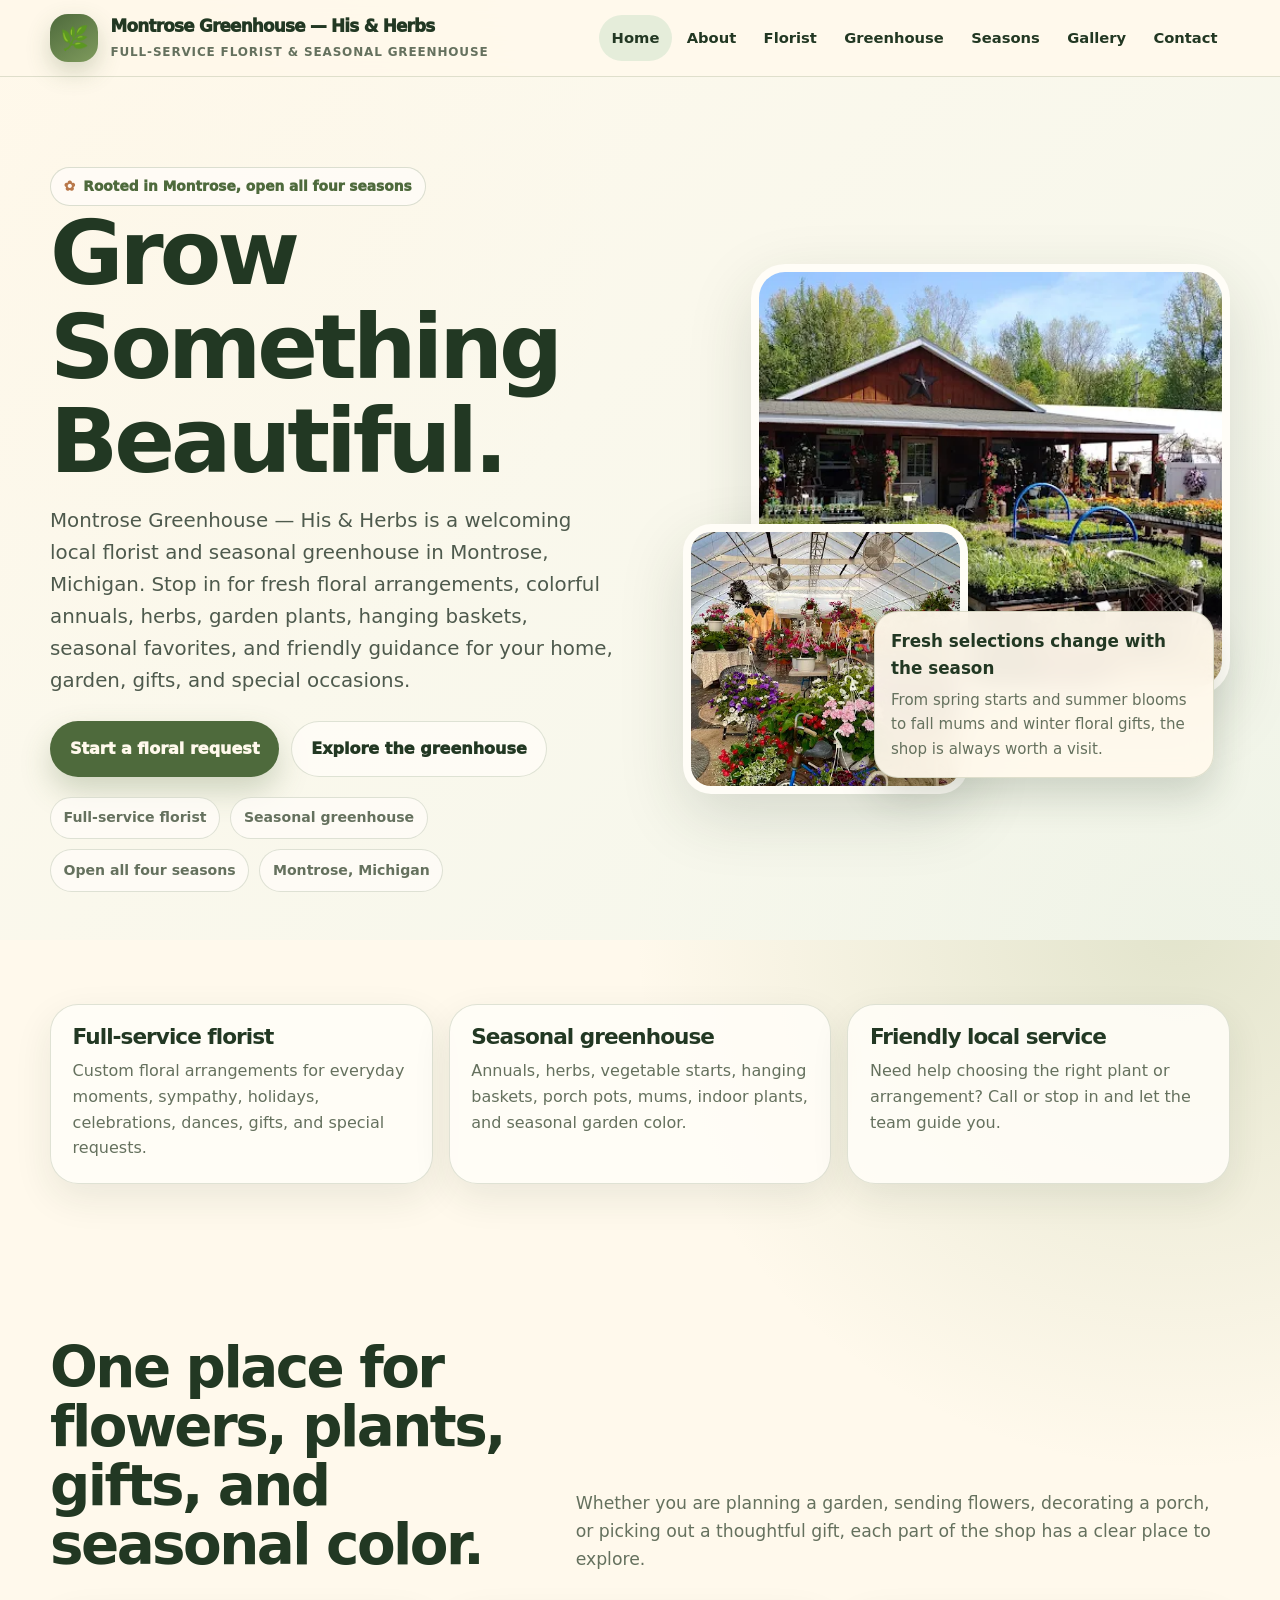
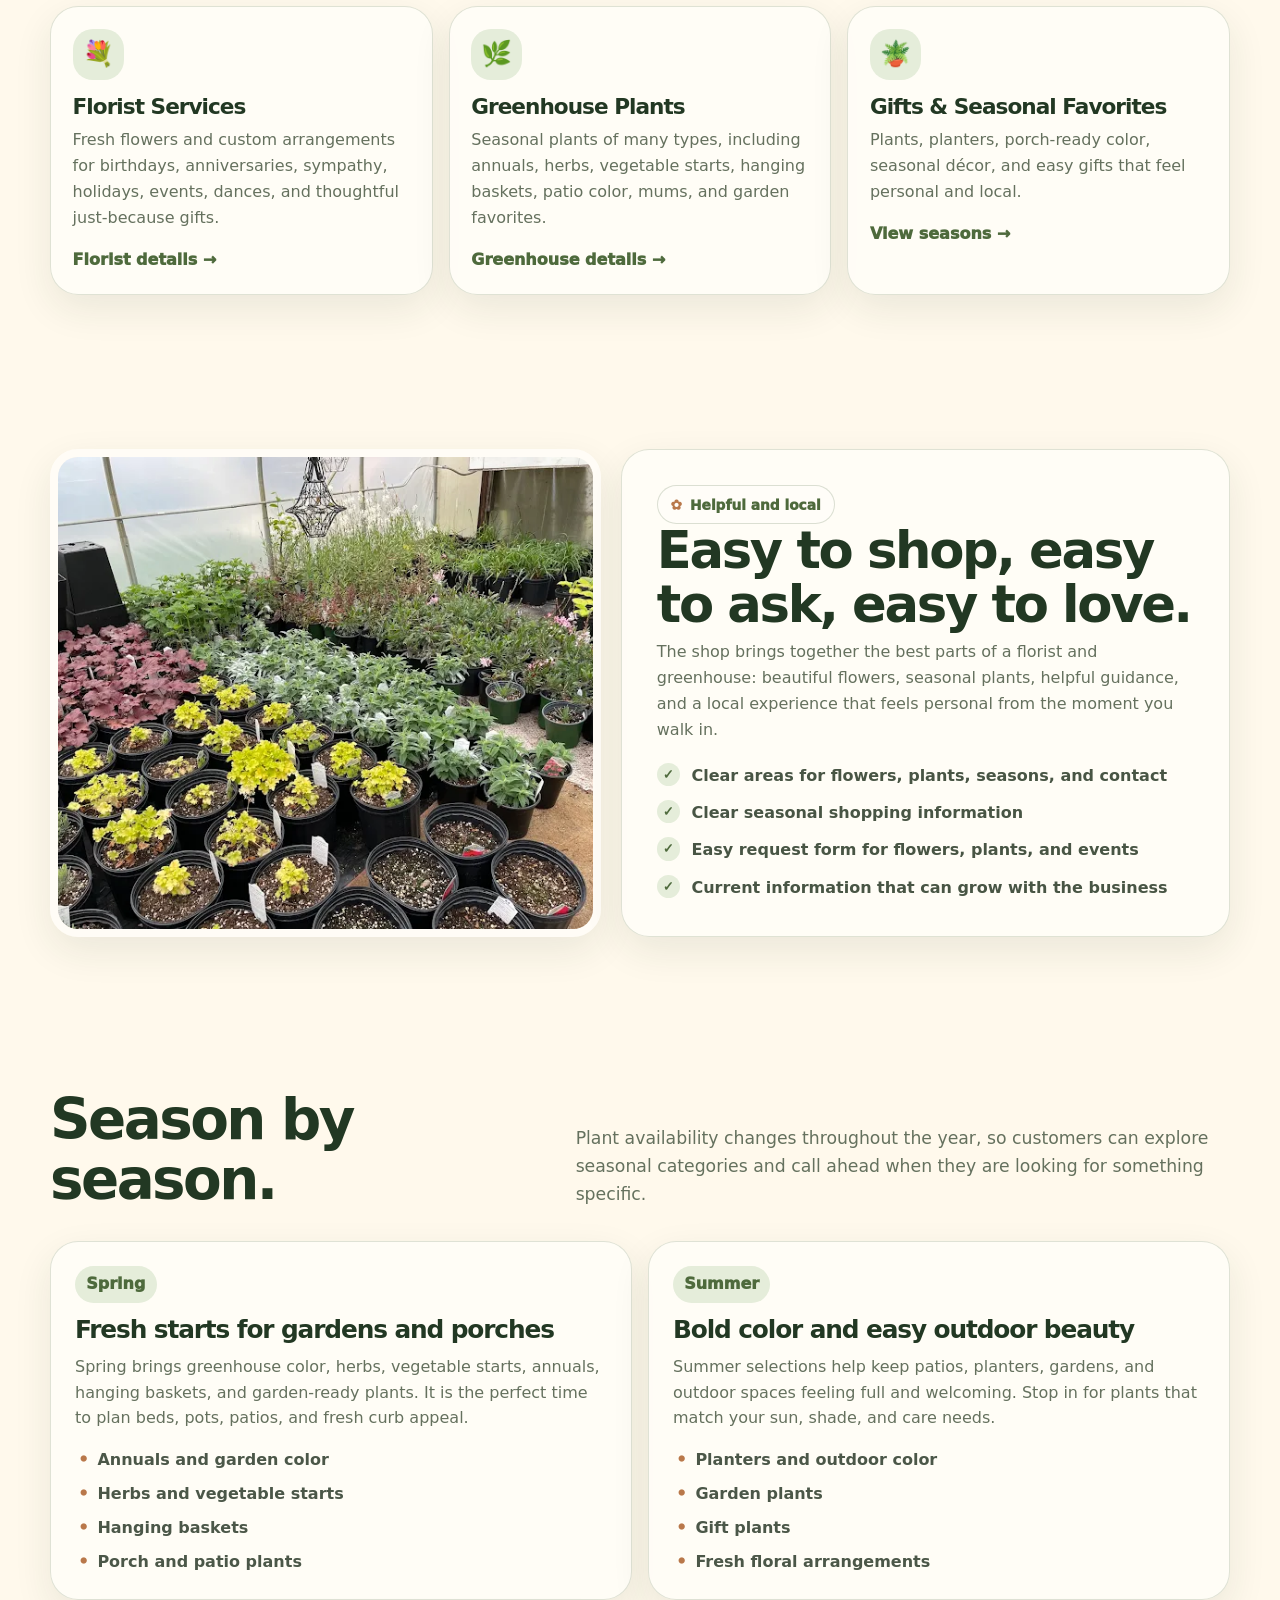
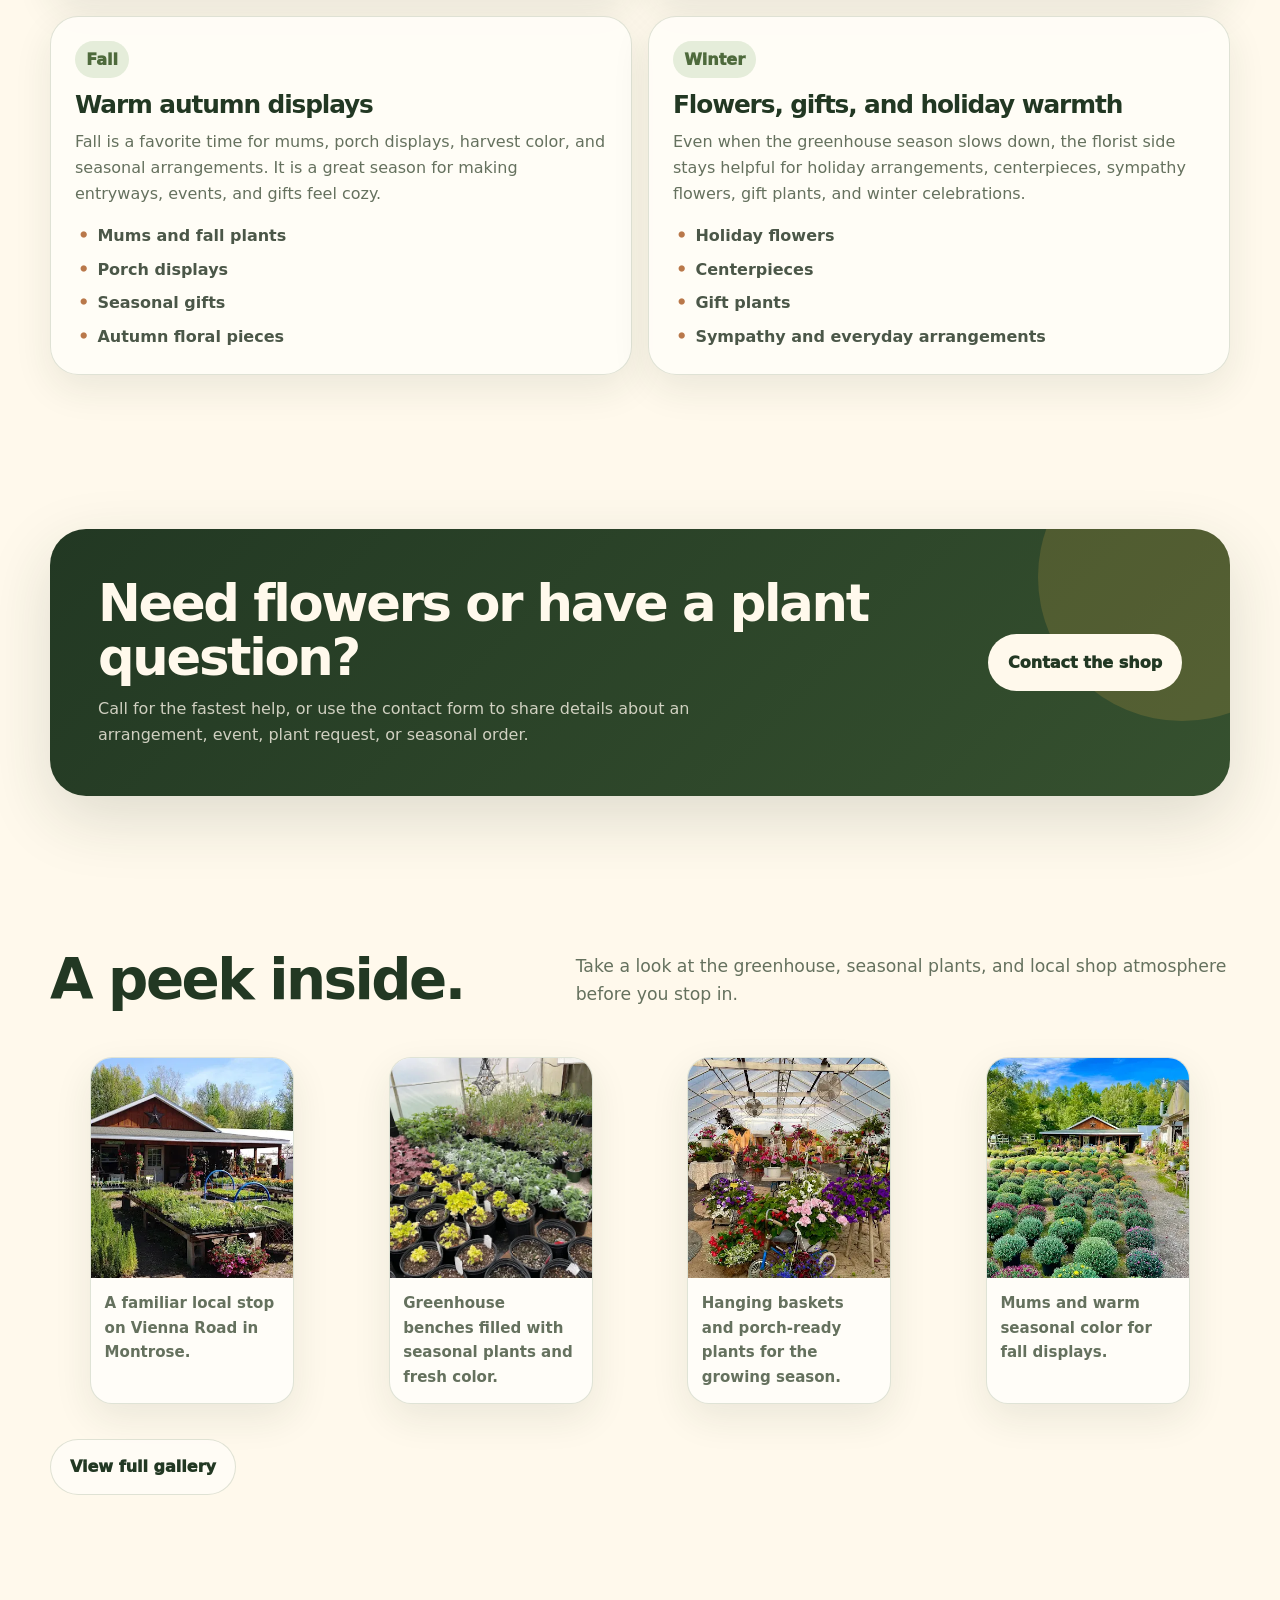
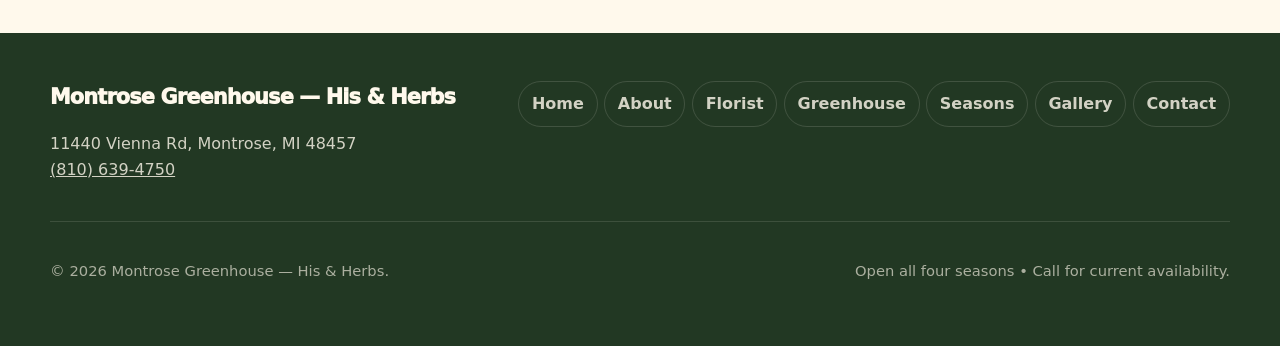
<file: index.html>
<!doctype html>
<html lang="en">
<head>
  <meta charset="utf-8" />
  <meta name="viewport" content="width=device-width, initial-scale=1" />
  <title>Montrose Greenhouse — His &amp; Herbs | Florist &amp; Seasonal Greenhouse in Montrose, MI</title>
  <meta name="description" content="A warm, organized website for Montrose Greenhouse — His &amp; Herbs, a full-service florist and seasonal greenhouse in Montrose, Michigan." />
  <meta name="theme-color" content="#4e6a3c" />
  <link rel="icon" type="image/svg+xml" href="/assets/favicon.svg" />
  <link rel="manifest" href="/site.webmanifest" />
  <meta property="og:title" content="Montrose Greenhouse — His &amp; Herbs | Florist &amp; Seasonal Greenhouse in Montrose, MI" />
  <meta property="og:description" content="A warm, organized website for Montrose Greenhouse — His &amp; Herbs, a full-service florist and seasonal greenhouse in Montrose, Michigan." />
  <meta property="og:type" content="website" />
  <meta property="og:image" content="/assets/storefront.webp" />
  <link rel="stylesheet" href="/assets/styles.css" />
</head>
<body>
<a class="skip-link" href="#main">Skip to content</a>
<header class="site-header">
  <div class="nav-wrap">
    <a class="brand" href="/" aria-label="Montrose Greenhouse home">
      <span class="brand-mark" aria-hidden="true">🌿</span>
      <span><span class="brand-title" data-text="business.name">Montrose Greenhouse — His & Herbs</span><span class="brand-subtitle" data-text="business.tagline">Full-service florist & seasonal greenhouse</span></span>
    </a>
    <button class="menu-btn" type="button" data-menu-button aria-expanded="false" aria-controls="site-nav">Menu</button>
    <nav class="nav-links" id="site-nav" data-nav-links aria-label="Main navigation"><a href="/" aria-current="page">Home</a>
<a href="/about/">About</a>
<a href="/florist/">Florist</a>
<a href="/greenhouse/">Greenhouse</a>
<a href="/seasons/">Seasons</a>
<a href="/gallery/">Gallery</a>
<a href="/contact/">Contact</a></nav>
  </div>
</header>
<main id="main">
  <section class="hero">
    <div class="hero-inner">
      <div class="hero-copy">
        <span class="eyebrow" data-text="home.eyebrow">Rooted in Montrose, open all four seasons</span>
        <h1 data-text="home.headline">Flowers, plants, herbs & hometown help for every season.</h1>
        <p data-text="home.intro">Montrose Greenhouse — His & Herbs is a welcoming local florist and seasonal greenhouse in Montrose, Michigan. Stop in for fresh floral arrangements, colorful annuals, herbs, garden plants, hanging baskets, seasonal favorites, and friendly guidance for your home, garden, gifts, and special occasions.</p>
        <div class="hero-actions"><a class="btn btn-primary" href="/contact/">Start a floral request</a><a class="btn btn-secondary" href="/greenhouse/">Explore the greenhouse</a></div>
        <div class="trust-row"><span class="trust-pill">Full-service florist</span><span class="trust-pill">Seasonal greenhouse</span><span class="trust-pill">Open all four seasons</span><span class="trust-pill">Montrose, Michigan</span></div>
      </div>
      <div class="hero-media" aria-label="Greenhouse photos">
        <div class="photo-frame photo-one"><img src="/assets/storefront.webp" alt="Montrose Greenhouse storefront"></div>
        <div class="photo-frame photo-two"><img src="/assets/hanging-baskets.webp" alt="Hanging baskets in the greenhouse"></div>
        <div class="season-note"><strong data-text="home.seasonNoteTitle">Fresh selections change with the season</strong><p data-text="home.seasonNoteText">From spring starts and summer blooms to fall mums and winter floral gifts, the shop is always worth a visit.</p></div>
      </div>
    </div>
  </section>
  <section class="section tight">
    <div class="container card-grid" data-render="introCards">
      <article class="card"><h3>Full-service florist</h3><p>Custom floral arrangements for everyday moments, sympathy, holidays, celebrations, dances, gifts, and special requests.</p></article><article class="card"><h3>Seasonal greenhouse</h3><p>Annuals, herbs, vegetable starts, hanging baskets, porch pots, mums, indoor plants, and seasonal garden color.</p></article><article class="card"><h3>Friendly local service</h3><p>Need help choosing the right plant or arrangement? Call or stop in and let the team guide you.</p></article>
    </div>
  </section>
  <section class="section">
    <div class="container">
      <div class="section-head"><h2>One place for flowers, plants, gifts, and seasonal color.</h2><p>Whether you are planning a garden, sending flowers, decorating a porch, or picking out a thoughtful gift, each part of the shop has a clear place to explore.</p></div>
      <div class="card-grid" data-render="services"><article class="card"><div class="icon">💐</div><h3>Florist Services</h3><p>Fresh flowers and custom arrangements for birthdays, anniversaries, sympathy, holidays, events, dances, and thoughtful just-because gifts.</p><a class="more" href="/florist/">Florist details →</a></article><article class="card"><div class="icon">🌿</div><h3>Greenhouse Plants</h3><p>Seasonal plants of many types, including annuals, herbs, vegetable starts, hanging baskets, patio color, mums, and garden favorites.</p><a class="more" href="/greenhouse/">Greenhouse details →</a></article><article class="card"><div class="icon">🪴</div><h3>Gifts & Seasonal Favorites</h3><p>Plants, planters, porch-ready color, seasonal décor, and easy gifts that feel personal and local.</p><a class="more" href="/seasons/">View seasons →</a></article></div>
    </div>
  </section>
  <section class="section tight">
    <div class="container feature-grid">
      <div class="feature-image"><img src="/assets/inside-greenhouse-plants.webp" alt="Greenhouse benches filled with plants" loading="lazy"></div>
      <div class="info-panel">
        <span class="eyebrow">Helpful and local</span>
        <h2>Easy to shop, easy to ask, easy to love.</h2>
        <p>The shop brings together the best parts of a florist and greenhouse: beautiful flowers, seasonal plants, helpful guidance, and a local experience that feels personal from the moment you walk in.</p>
        <ul class="info-list">
          <li>Clear areas for flowers, plants, seasons, and contact</li>
          <li>Clear seasonal shopping information</li>
          <li>Easy request form for flowers, plants, and events</li>
          <li>Current information that can grow with the business</li>
        </ul>
      </div>
    </div>
  </section>
  <section class="section">
    <div class="container">
      <div class="section-head"><h2>Season by season.</h2><p>Plant availability changes throughout the year, so customers can explore seasonal categories and call ahead when they are looking for something specific.</p></div>
      <div class="season-grid" data-render="seasonCards"><article class="season-card" data-season="Spring"><h3>Fresh starts for gardens and porches</h3><p>Spring brings greenhouse color, herbs, vegetable starts, annuals, hanging baskets, and garden-ready plants. It is the perfect time to plan beds, pots, patios, and fresh curb appeal.</p><ul><li>Annuals and garden color</li><li>Herbs and vegetable starts</li><li>Hanging baskets</li><li>Porch and patio plants</li></ul></article><article class="season-card" data-season="Summer"><h3>Bold color and easy outdoor beauty</h3><p>Summer selections help keep patios, planters, gardens, and outdoor spaces feeling full and welcoming. Stop in for plants that match your sun, shade, and care needs.</p><ul><li>Planters and outdoor color</li><li>Garden plants</li><li>Gift plants</li><li>Fresh floral arrangements</li></ul></article><article class="season-card" data-season="Fall"><h3>Warm autumn displays</h3><p>Fall is a favorite time for mums, porch displays, harvest color, and seasonal arrangements. It is a great season for making entryways, events, and gifts feel cozy.</p><ul><li>Mums and fall plants</li><li>Porch displays</li><li>Seasonal gifts</li><li>Autumn floral pieces</li></ul></article><article class="season-card" data-season="Winter"><h3>Flowers, gifts, and holiday warmth</h3><p>Even when the greenhouse season slows down, the florist side stays helpful for holiday arrangements, centerpieces, sympathy flowers, gift plants, and winter celebrations.</p><ul><li>Holiday flowers</li><li>Centerpieces</li><li>Gift plants</li><li>Sympathy and everyday arrangements</li></ul></article></div>
    </div>
  </section>
  <section class="section tight">
    <div class="container band">
      <div><h2>Need flowers or have a plant question?</h2><p>Call for the fastest help, or use the contact form to share details about an arrangement, event, plant request, or seasonal order.</p></div>
      <a class="btn" href="/contact/">Contact the shop</a>
    </div>
  </section>
  <section class="section">
    <div class="container">
      <div class="section-head"><h2>A peek inside.</h2><p>Take a look at the greenhouse, seasonal plants, and local shop atmosphere before you stop in.</p></div>
      <div class="gallery-grid" data-render="galleryPreview"><figure class="gallery-card"><img src="/assets/storefront.webp" alt="Montrose Greenhouse storefront" loading="lazy"><figcaption>A familiar local stop on Vienna Road in Montrose.</figcaption></figure><figure class="gallery-card"><img src="/assets/inside-greenhouse-plants.webp" alt="Greenhouse benches filled with plants" loading="lazy"><figcaption>Greenhouse benches filled with seasonal plants and fresh color.</figcaption></figure><figure class="gallery-card"><img src="/assets/hanging-baskets.webp" alt="Hanging baskets inside greenhouse" loading="lazy"><figcaption>Hanging baskets and porch-ready plants for the growing season.</figcaption></figure><figure class="gallery-card"><img src="/assets/greenhouse-mums.webp" alt="Fall mums outside the greenhouse" loading="lazy"><figcaption>Mums and warm seasonal color for fall displays.</figcaption></figure></div>
      <p style="margin-top:1.2rem"><a class="btn btn-secondary" href="/gallery/">View full gallery</a></p>
    </div>
  </section>
</main>
<footer class="site-footer">
  <div class="container">
    <div class="footer-grid">
      <div>
        <div class="footer-brand" data-text="business.name">Montrose Greenhouse — His & Herbs</div>
        <p><span data-text="business.address">11440 Vienna Rd, Montrose, MI 48457</span><br><a data-href="business.phoneHref" href="tel:+18106394750" data-text="business.phone">(810) 639-4750</a></p>
      </div>
      <nav class="footer-links" aria-label="Footer navigation"><a href="/">Home</a>
<a href="/about/">About</a>
<a href="/florist/">Florist</a>
<a href="/greenhouse/">Greenhouse</a>
<a href="/seasons/">Seasons</a>
<a href="/gallery/">Gallery</a>
<a href="/contact/">Contact</a></nav>
    </div>
    <div class="footer-small">
      <p>© <span id="year">2026</span> Montrose Greenhouse — His & Herbs.</p>
      <p>Open all four seasons • Call for current availability.</p>
    </div>
  </div>
</footer>
<script>document.getElementById('year').textContent = new Date().getFullYear();</script>
<script src="/assets/site.js"></script>
</body></html>
</file>
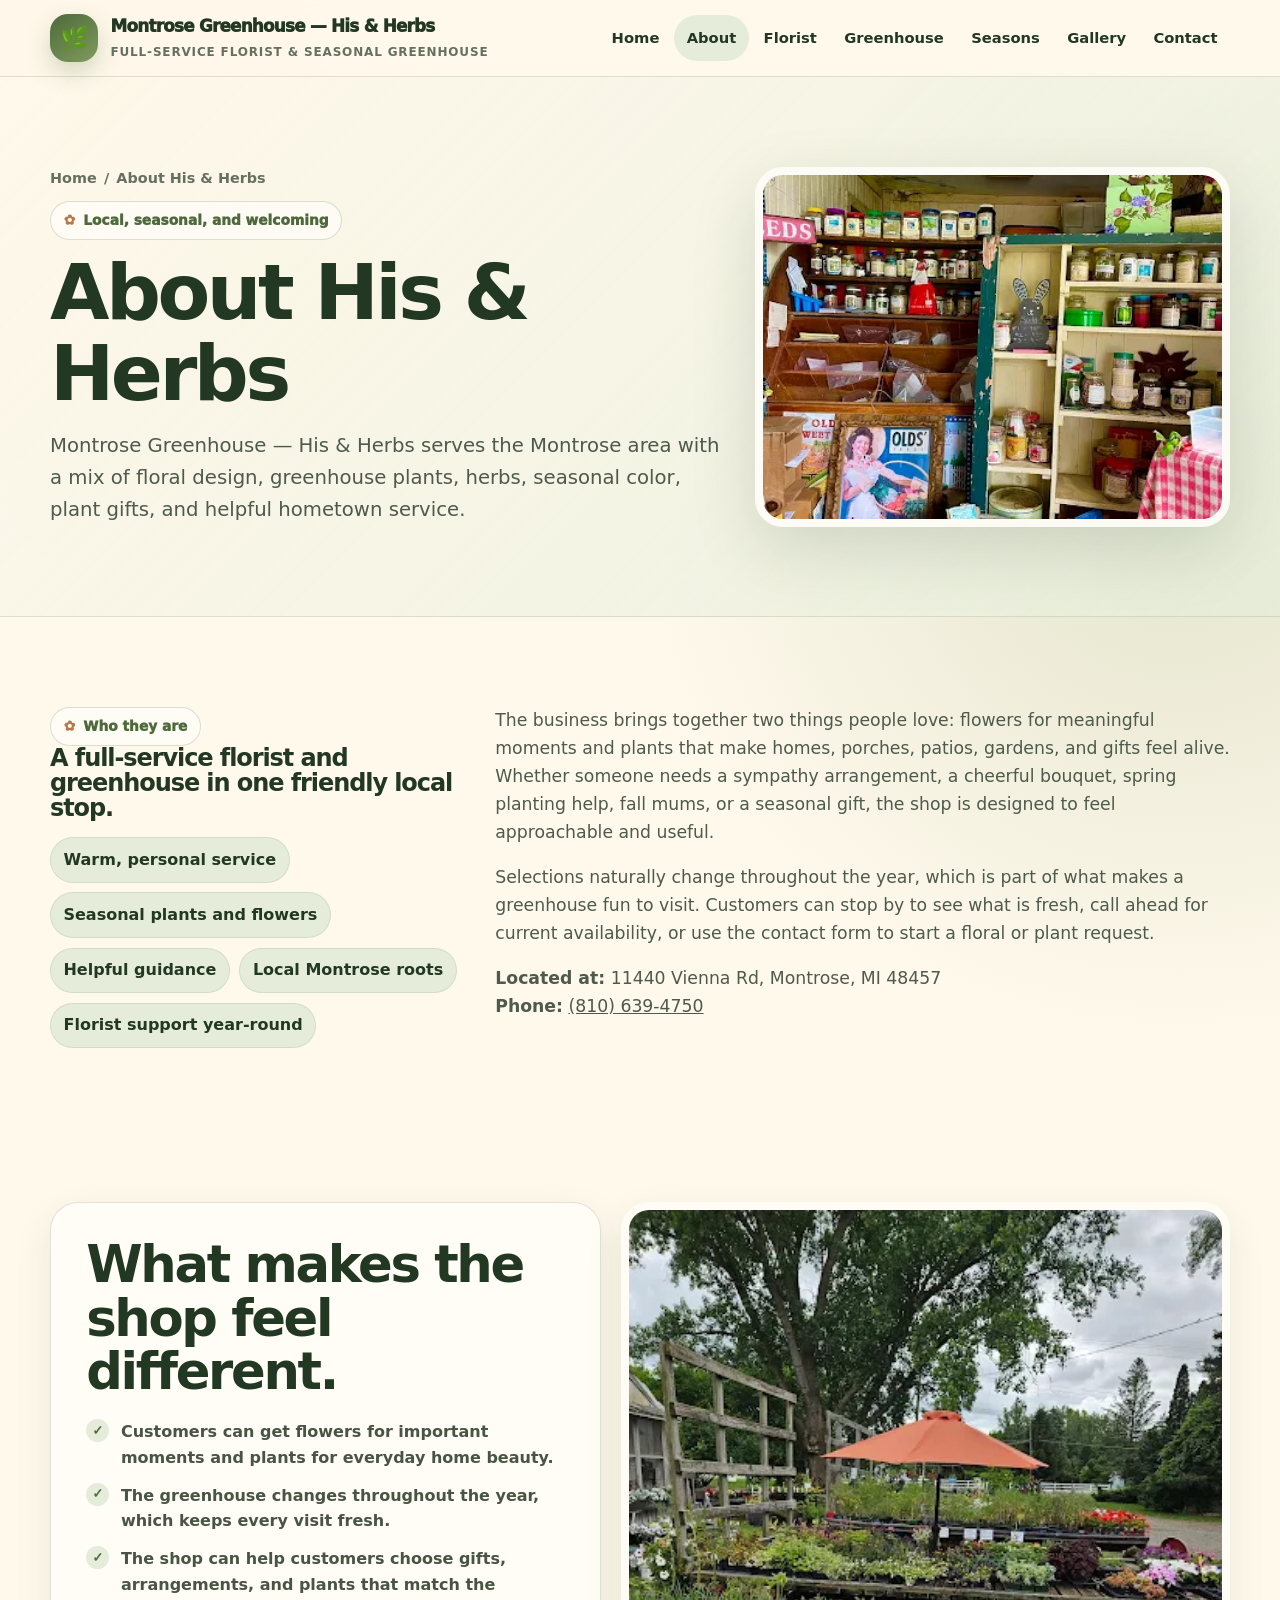
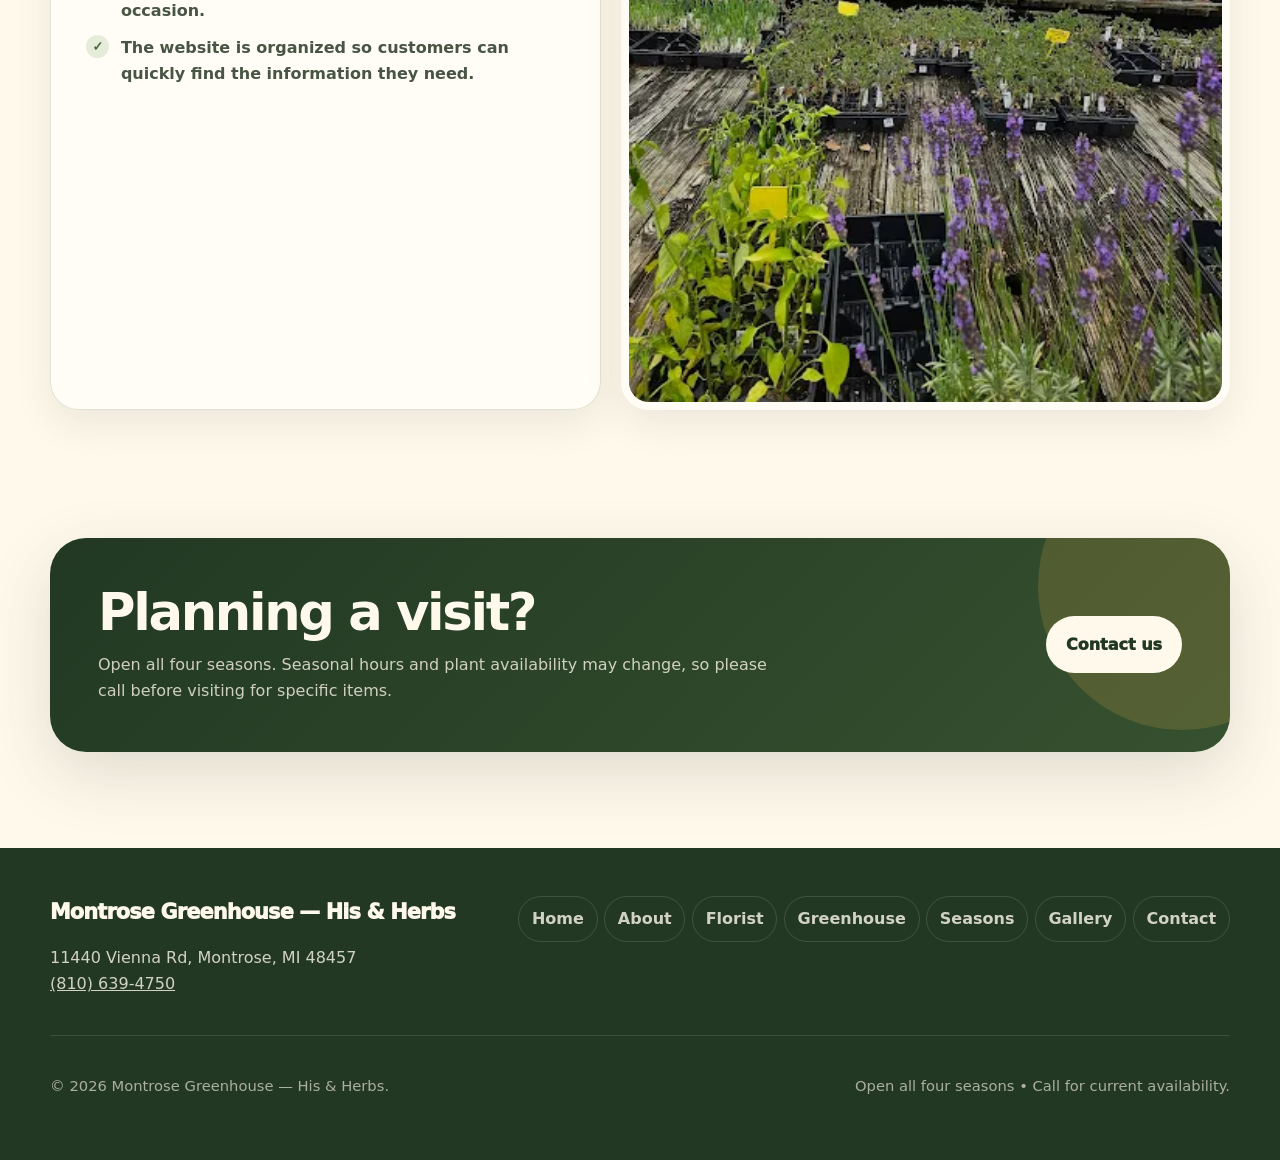
<file: about/index.html>
<!doctype html>
<html lang="en">
<head>
  <meta charset="utf-8" />
  <meta name="viewport" content="width=device-width, initial-scale=1" />
  <title>About | Montrose Greenhouse — His &amp; Herbs</title>
  <meta name="description" content="Learn about Montrose Greenhouse — His &amp; Herbs, a local florist and seasonal greenhouse serving Montrose, Michigan." />
  <meta name="theme-color" content="#4e6a3c" />
  <link rel="icon" type="image/svg+xml" href="/assets/favicon.svg" />
  <link rel="manifest" href="/site.webmanifest" />
  <meta property="og:title" content="About | Montrose Greenhouse — His &amp; Herbs" />
  <meta property="og:description" content="Learn about Montrose Greenhouse — His &amp; Herbs, a local florist and seasonal greenhouse serving Montrose, Michigan." />
  <meta property="og:type" content="website" />
  <meta property="og:image" content="/assets/storefront.webp" />
  <link rel="stylesheet" href="/assets/styles.css" />
</head>
<body>
<a class="skip-link" href="#main">Skip to content</a>
<header class="site-header">
  <div class="nav-wrap">
    <a class="brand" href="/" aria-label="Montrose Greenhouse home">
      <span class="brand-mark" aria-hidden="true">🌿</span>
      <span><span class="brand-title" data-text="business.name">Montrose Greenhouse — His & Herbs</span><span class="brand-subtitle" data-text="business.tagline">Full-service florist & seasonal greenhouse</span></span>
    </a>
    <button class="menu-btn" type="button" data-menu-button aria-expanded="false" aria-controls="site-nav">Menu</button>
    <nav class="nav-links" id="site-nav" data-nav-links aria-label="Main navigation"><a href="/">Home</a>
<a href="/about/" aria-current="page">About</a>
<a href="/florist/">Florist</a>
<a href="/greenhouse/">Greenhouse</a>
<a href="/seasons/">Seasons</a>
<a href="/gallery/">Gallery</a>
<a href="/contact/">Contact</a></nav>
  </div>
</header>
<main id="main">
<section class="page-hero">
  <div class="container page-hero-grid">
    <div>
      <div class="breadcrumb"><a href="/">Home</a><span>/</span><span>About His &amp; Herbs</span></div>
      <span class="eyebrow">Local, seasonal, and welcoming</span>
      <h1>About His &amp; Herbs</h1>
      <p>Montrose Greenhouse — His &amp; Herbs serves the Montrose area with a mix of floral design, greenhouse plants, herbs, seasonal color, plant gifts, and helpful hometown service.</p>
    </div>
    <div class="page-hero-img"><img src="/assets/garden-shop.webp" alt="" loading="eager"></div>
  </div>
</section>
<section class="section">
  <div class="container split-text">
    <div><span class="eyebrow">Who they are</span><h2>A full-service florist and greenhouse in one friendly local stop.</h2><div class="pill-list"><span class="pill">Warm, personal service</span><span class="pill">Seasonal plants and flowers</span><span class="pill">Helpful guidance</span><span class="pill">Local Montrose roots</span><span class="pill">Florist support year-round</span></div></div>
    <div class="copy-block"><p>The business brings together two things people love: flowers for meaningful moments and plants that make homes, porches, patios, gardens, and gifts feel alive. Whether someone needs a sympathy arrangement, a cheerful bouquet, spring planting help, fall mums, or a seasonal gift, the shop is designed to feel approachable and useful.</p><p>Selections naturally change throughout the year, which is part of what makes a greenhouse fun to visit. Customers can stop by to see what is fresh, call ahead for current availability, or use the contact form to start a floral or plant request.</p><p><strong>Located at:</strong> <span data-text="business.address">11440 Vienna Rd, Montrose, MI 48457</span><br><strong>Phone:</strong> <a data-href="business.phoneHref" href="tel:+18106394750" data-text="business.phone">(810) 639-4750</a></p></div>
  </div>
</section>
<section class="section tight"><div class="container feature-grid"><div class="info-panel"><h2>What makes the shop feel different.</h2><ul class="info-list"><li>Customers can get flowers for important moments and plants for everyday home beauty.</li><li>The greenhouse changes throughout the year, which keeps every visit fresh.</li><li>The shop can help customers choose gifts, arrangements, and plants that match the occasion.</li><li>The website is organized so customers can quickly find the information they need.</li></ul></div><div class="feature-image"><img src="/assets/outdoor-plant-tables.webp" alt="Outdoor plant tables" loading="lazy"></div></div></section>
<section class="section tight"><div class="container band"><div><h2>Planning a visit?</h2><p data-text="business.hoursNote">Open all four seasons. Seasonal hours and plant availability may change, so please call before visiting for specific items.</p></div><a class="btn" href="/contact/">Contact us</a></div></section>
</main><footer class="site-footer">
  <div class="container">
    <div class="footer-grid">
      <div>
        <div class="footer-brand" data-text="business.name">Montrose Greenhouse — His & Herbs</div>
        <p><span data-text="business.address">11440 Vienna Rd, Montrose, MI 48457</span><br><a data-href="business.phoneHref" href="tel:+18106394750" data-text="business.phone">(810) 639-4750</a></p>
      </div>
      <nav class="footer-links" aria-label="Footer navigation"><a href="/">Home</a>
<a href="/about/">About</a>
<a href="/florist/">Florist</a>
<a href="/greenhouse/">Greenhouse</a>
<a href="/seasons/">Seasons</a>
<a href="/gallery/">Gallery</a>
<a href="/contact/">Contact</a></nav>
    </div>
    <div class="footer-small">
      <p>© <span id="year">2026</span> Montrose Greenhouse — His & Herbs.</p>
      <p>Open all four seasons • Call for current availability.</p>
    </div>
  </div>
</footer>
<script>document.getElementById('year').textContent = new Date().getFullYear();</script>
<script src="/assets/site.js"></script></body></html>
</file>
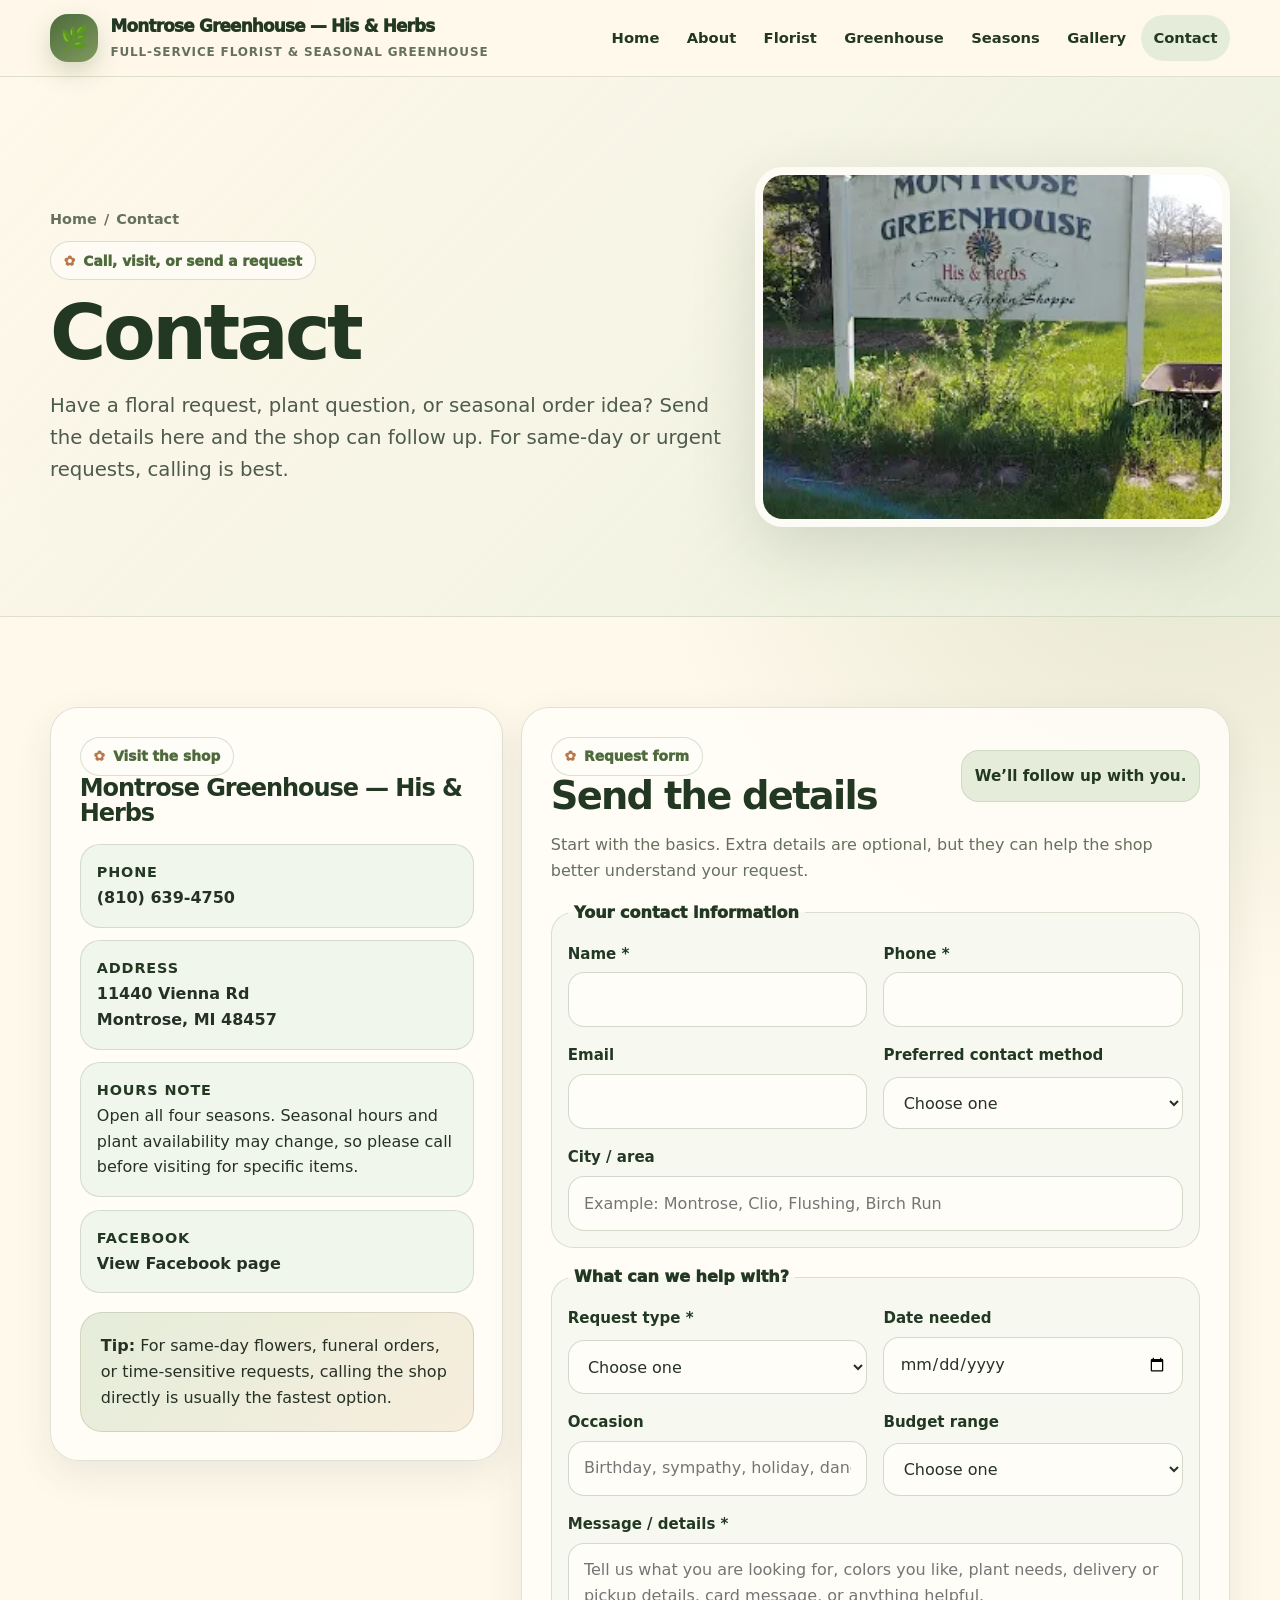
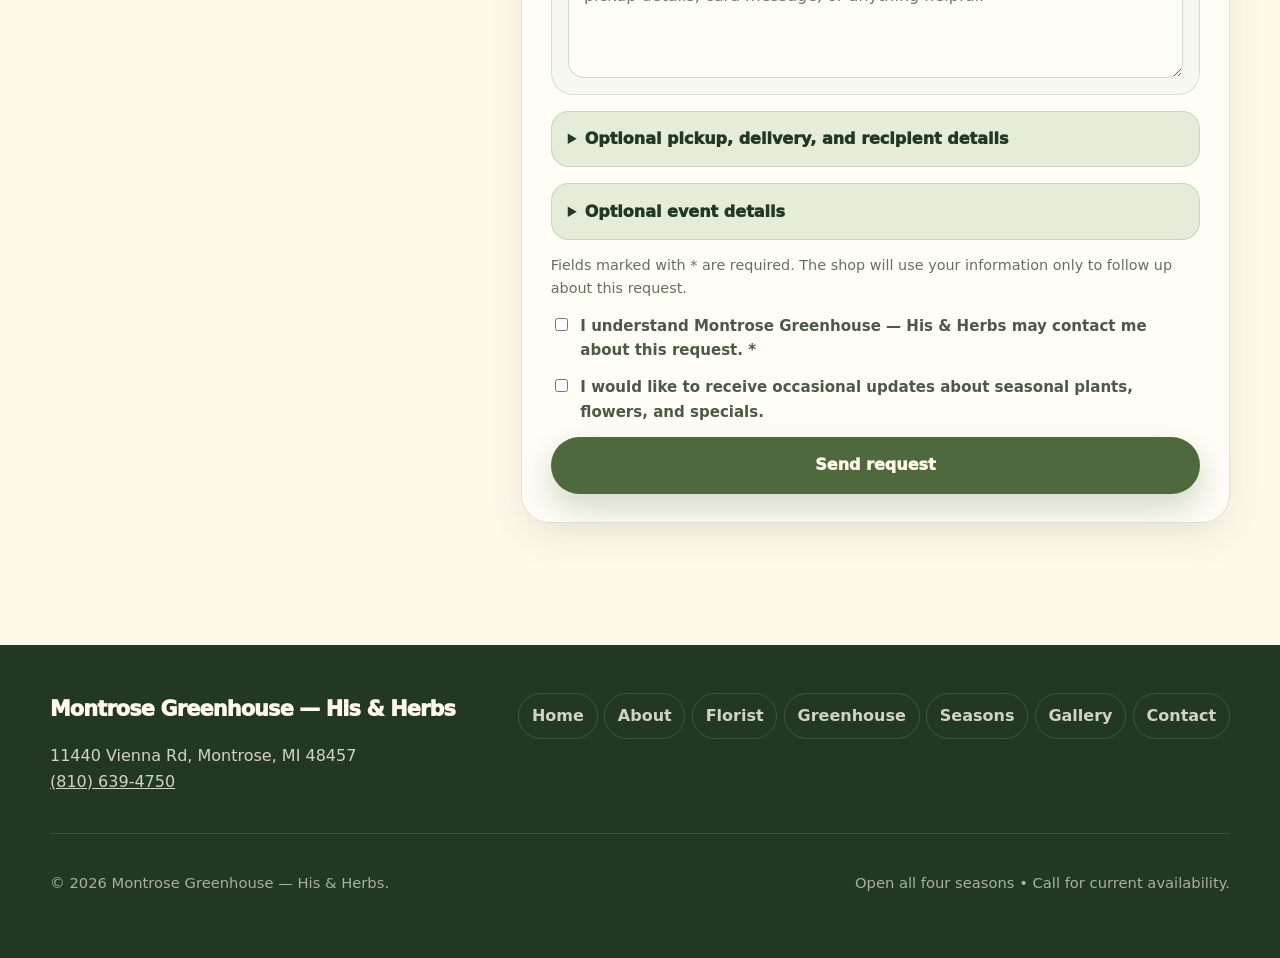
<file: contact/index.html>
<!doctype html>
<html lang="en">
<head>
  <meta charset="utf-8" />
  <meta name="viewport" content="width=device-width, initial-scale=1" />
  <title>Contact | Montrose Greenhouse — His &amp; Herbs</title>
  <meta name="description" content="Contact Montrose Greenhouse — His &amp; Herbs for floral requests, plant questions, greenhouse availability, and seasonal orders." />
  <meta name="theme-color" content="#4e6a3c" />
  <link rel="icon" type="image/svg+xml" href="/assets/favicon.svg" />
  <link rel="manifest" href="/site.webmanifest" />
  <meta property="og:title" content="Contact | Montrose Greenhouse — His &amp; Herbs" />
  <meta property="og:description" content="Contact Montrose Greenhouse — His &amp; Herbs for floral requests, plant questions, greenhouse availability, and seasonal orders." />
  <meta property="og:type" content="website" />
  <meta property="og:image" content="/assets/storefront.webp" />
  <link rel="stylesheet" href="/assets/styles.css" />
</head>
<body>
<a class="skip-link" href="#main">Skip to content</a>
<header class="site-header">
  <div class="nav-wrap">
    <a class="brand" href="/" aria-label="Montrose Greenhouse home">
      <span class="brand-mark" aria-hidden="true">🌿</span>
      <span><span class="brand-title" data-text="business.name">Montrose Greenhouse — His & Herbs</span><span class="brand-subtitle" data-text="business.tagline">Full-service florist & seasonal greenhouse</span></span>
    </a>
    <button class="menu-btn" type="button" data-menu-button aria-expanded="false" aria-controls="site-nav">Menu</button>
    <nav class="nav-links" id="site-nav" data-nav-links aria-label="Main navigation"><a href="/">Home</a>
<a href="/about/">About</a>
<a href="/florist/">Florist</a>
<a href="/greenhouse/">Greenhouse</a>
<a href="/seasons/">Seasons</a>
<a href="/gallery/">Gallery</a>
<a href="/contact/" aria-current="page">Contact</a></nav>
  </div>
</header>
<main id="main">
<section class="page-hero">
  <div class="container page-hero-grid">
    <div>
      <div class="breadcrumb"><a href="/">Home</a><span>/</span><span>Contact</span></div>
      <span class="eyebrow">Call, visit, or send a request</span>
      <h1>Contact</h1>
      <p>Have a floral request, plant question, or seasonal order idea? Send the details here and the shop can follow up. For same-day or urgent requests, calling is best.</p>
    </div>
    <div class="page-hero-img"><img src="/assets/montrose-sign.webp" alt="" loading="eager"></div>
  </div>
</section>
<section class="section">
  <div class="container contact-grid">
    <aside class="visit-card">
      <span class="eyebrow">Visit the shop</span>
      <h2>Montrose Greenhouse — His & Herbs</h2>
      <div class="contact-list">
        <div class="contact-item"><strong>Phone</strong><a data-href="business.phoneHref" href="tel:+18106394750" data-text="business.phone">(810) 639-4750</a></div>
        <div class="contact-item"><strong>Address</strong><a data-href="business.mapsUrl" href="https://www.google.com/maps/search/?api=1&query=11440+Vienna+Rd+Montrose+MI+48457" target="_blank" rel="noopener"><span data-text="business.addressLine1">11440 Vienna Rd</span><br><span data-text="business.addressLine2">Montrose, MI 48457</span></a></div>
        <div class="contact-item"><strong>Hours note</strong><span data-text="business.hoursNote">Open all four seasons. Seasonal hours and plant availability may change, so please call before visiting for specific items.</span></div>
        <div class="contact-item"><strong>Facebook</strong><a data-href="business.facebookUrl" href="https://www.facebook.com/p/Montrose-Greenhouse-100063505872551/" target="_blank" rel="noopener">View Facebook page</a></div>
      </div>
      <div class="map-box"><strong>Tip:</strong> For same-day flowers, funeral orders, or time-sensitive requests, calling the shop directly is usually the fastest option.</div>
    </aside>
    <section class="form-card" aria-labelledby="contact-form-title">
      <div class="form-intro"><div><span class="eyebrow">Request form</span><h2 id="contact-form-title">Send the details</h2></div><div class="form-note">We’ll follow up with you.</div></div>
      <p class="muted">Start with the basics. Extra details are optional, but they can help the shop better understand your request.</p>
      <form name="contact" method="POST" action="/thank-you/" data-netlify="true" netlify-honeypot="bot-field">
        <input type="hidden" name="form-name" value="contact">
        <p class="hidden"><label>Do not fill this out: <input name="bot-field"></label></p>
        <fieldset>
          <legend>Your contact information</legend>
          <div class="form-grid">
            <div class="field"><label for="name">Name *</label><input id="name" name="name" autocomplete="name" required></div>
            <div class="field"><label for="phone">Phone *</label><input id="phone" name="phone" autocomplete="tel" required></div>
            <div class="field"><label for="email">Email</label><input id="email" name="email" type="email" autocomplete="email"></div>
            <div class="field"><label for="preferred-contact">Preferred contact method</label><select id="preferred-contact" name="preferred_contact" data-options="preferredContact"><option value="">Choose one</option><option>Call</option><option>Text</option><option>Email</option><option>No preference</option></select></div>
            <div class="field full"><label for="city">City / area</label><input id="city" name="city" autocomplete="address-level2" placeholder="Example: Montrose, Clio, Flushing, Birch Run"></div>
          </div>
        </fieldset>
        <fieldset>
          <legend>What can we help with?</legend>
          <div class="form-grid">
            <div class="field"><label for="request-type">Request type *</label><select id="request-type" name="request_type" data-options="requestType" required><option value="">Choose one</option><option>Fresh flower arrangement</option><option>Sympathy or memorial flowers</option><option>Holiday or seasonal arrangement</option><option>Greenhouse plant question</option><option>Hanging basket or porch plant</option><option>Event or dance flowers</option><option>Gift plant or planter</option><option>General question</option></select></div>
            <div class="field"><label for="date-needed">Date needed</label><input id="date-needed" name="date_needed" type="date"></div>
            <div class="field"><label for="occasion">Occasion</label><input id="occasion" name="occasion" placeholder="Birthday, sympathy, holiday, dance, gift, etc."></div>
            <div class="field"><label for="budget">Budget range</label><select id="budget" name="budget_range" data-options="budgetRange"><option value="">Choose one</option><option>Not sure yet</option><option>Under $50</option><option>$50–$100</option><option>$100–$200</option><option>$200+</option></select></div>
            <div class="field full"><label for="message">Message / details *</label><textarea id="message" name="message" required placeholder="Tell us what you are looking for, colors you like, plant needs, delivery or pickup details, card message, or anything helpful."></textarea></div>
          </div>
        </fieldset>
        <details class="details-box">
          <summary>Optional pickup, delivery, and recipient details</summary>
          <div class="details-content">
            <div class="form-grid">
              <div class="field full"><span class="legend-label">Pickup or delivery?</span><div class="radio-row"><label class="choice"><input type="radio" name="pickup_or_delivery" value="Pickup"> Pickup</label><label class="choice"><input type="radio" name="pickup_or_delivery" value="Delivery"> Delivery</label><label class="choice"><input type="radio" name="pickup_or_delivery" value="Not sure"> Not sure</label></div><p class="hint">Call to confirm delivery availability, fees, and timing.</p></div>
              <div class="field"><label for="recipient-name">Recipient name</label><input id="recipient-name" name="recipient_name"></div>
              <div class="field"><label for="recipient-phone">Recipient phone</label><input id="recipient-phone" name="recipient_phone"></div>
              <div class="field full"><label for="delivery-address">Delivery address</label><textarea id="delivery-address" name="delivery_address" placeholder="Street address, city, and any delivery notes."></textarea></div>
              <div class="field full"><label for="card-message">Card message</label><textarea id="card-message" name="card_message" placeholder="Optional message to include with flowers or gift."></textarea></div>
            </div>
          </div>
        </details>
        <details class="details-box">
          <summary>Optional event details</summary>
          <div class="details-content">
            <div class="form-grid">
              <div class="field"><label for="event-type">Event type</label><input id="event-type" name="event_type" placeholder="Wedding, shower, banquet, school dance, etc."></div>
              <div class="field"><label for="guest-count">Approximate guest count</label><input id="guest-count" name="guest_count"></div>
              <div class="field full"><label for="event-notes">Event notes</label><textarea id="event-notes" name="event_notes" placeholder="Venue, colors, inspiration, needed pieces, setup timing, or other details."></textarea></div>
            </div>
          </div>
        </details>
        <p class="required-note">Fields marked with * are required. The shop will use your information only to follow up about this request.</p>
        <label class="consent"><input type="checkbox" name="contact_permission" value="Yes" required> I understand Montrose Greenhouse — His & Herbs may contact me about this request. *</label>
        <label class="consent"><input type="checkbox" name="newsletter_opt_in" value="Yes"> I would like to receive occasional updates about seasonal plants, flowers, and specials.</label>
        <button class="btn btn-primary btn-wide" type="submit">Send request</button>
      </form>
    </section>
  </div>
</section>
</main><footer class="site-footer">
  <div class="container">
    <div class="footer-grid">
      <div>
        <div class="footer-brand" data-text="business.name">Montrose Greenhouse — His & Herbs</div>
        <p><span data-text="business.address">11440 Vienna Rd, Montrose, MI 48457</span><br><a data-href="business.phoneHref" href="tel:+18106394750" data-text="business.phone">(810) 639-4750</a></p>
      </div>
      <nav class="footer-links" aria-label="Footer navigation"><a href="/">Home</a>
<a href="/about/">About</a>
<a href="/florist/">Florist</a>
<a href="/greenhouse/">Greenhouse</a>
<a href="/seasons/">Seasons</a>
<a href="/gallery/">Gallery</a>
<a href="/contact/">Contact</a></nav>
    </div>
    <div class="footer-small">
      <p>© <span id="year">2026</span> Montrose Greenhouse — His & Herbs.</p>
      <p>Open all four seasons • Call for current availability.</p>
    </div>
  </div>
</footer>
<script>document.getElementById('year').textContent = new Date().getFullYear();</script>
<script src="/assets/site.js"></script></body></html>
</file>
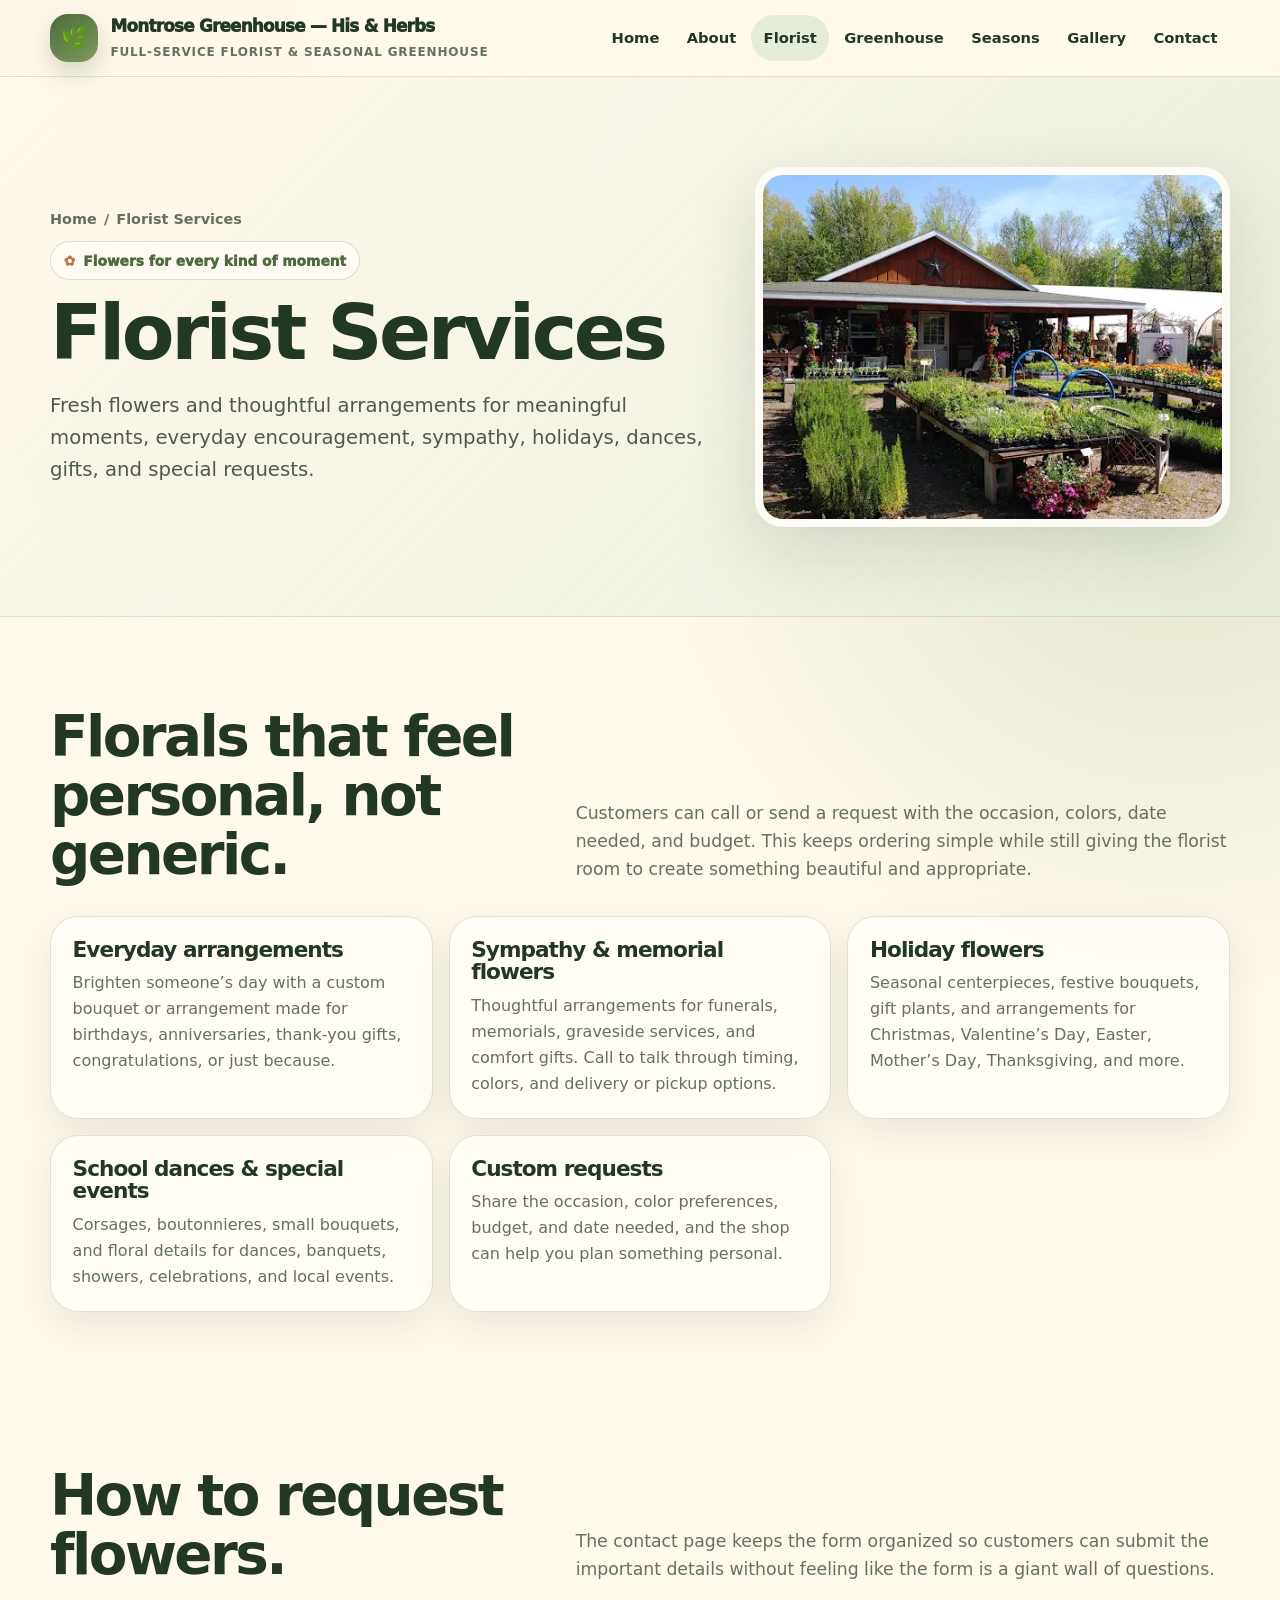
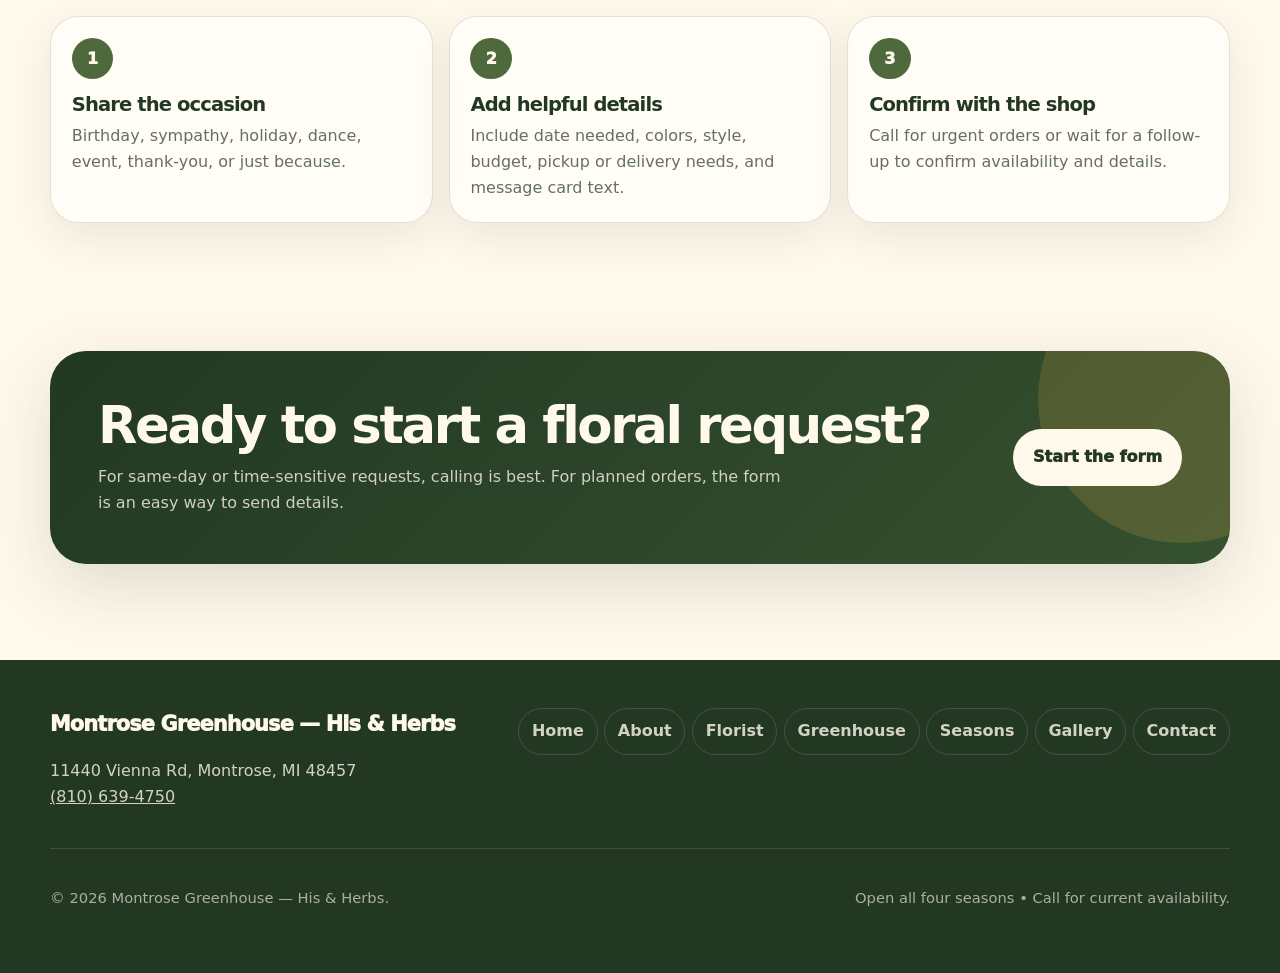
<file: florist/index.html>
<!doctype html>
<html lang="en">
<head>
  <meta charset="utf-8" />
  <meta name="viewport" content="width=device-width, initial-scale=1" />
  <title>Florist Services | Montrose Greenhouse — His &amp; Herbs</title>
  <meta name="description" content="Florist services from Montrose Greenhouse — His &amp; Herbs, including everyday flowers, sympathy arrangements, holidays, dances, events, and custom requests." />
  <meta name="theme-color" content="#4e6a3c" />
  <link rel="icon" type="image/svg+xml" href="/assets/favicon.svg" />
  <link rel="manifest" href="/site.webmanifest" />
  <meta property="og:title" content="Florist Services | Montrose Greenhouse — His &amp; Herbs" />
  <meta property="og:description" content="Florist services from Montrose Greenhouse — His &amp; Herbs, including everyday flowers, sympathy arrangements, holidays, dances, events, and custom requests." />
  <meta property="og:type" content="website" />
  <meta property="og:image" content="/assets/storefront.webp" />
  <link rel="stylesheet" href="/assets/styles.css" />
</head>
<body>
<a class="skip-link" href="#main">Skip to content</a>
<header class="site-header">
  <div class="nav-wrap">
    <a class="brand" href="/" aria-label="Montrose Greenhouse home">
      <span class="brand-mark" aria-hidden="true">🌿</span>
      <span><span class="brand-title" data-text="business.name">Montrose Greenhouse — His & Herbs</span><span class="brand-subtitle" data-text="business.tagline">Full-service florist & seasonal greenhouse</span></span>
    </a>
    <button class="menu-btn" type="button" data-menu-button aria-expanded="false" aria-controls="site-nav">Menu</button>
    <nav class="nav-links" id="site-nav" data-nav-links aria-label="Main navigation"><a href="/">Home</a>
<a href="/about/">About</a>
<a href="/florist/" aria-current="page">Florist</a>
<a href="/greenhouse/">Greenhouse</a>
<a href="/seasons/">Seasons</a>
<a href="/gallery/">Gallery</a>
<a href="/contact/">Contact</a></nav>
  </div>
</header>
<main id="main">
<section class="page-hero">
  <div class="container page-hero-grid">
    <div>
      <div class="breadcrumb"><a href="/">Home</a><span>/</span><span>Florist Services</span></div>
      <span class="eyebrow">Flowers for every kind of moment</span>
      <h1>Florist Services</h1>
      <p>Fresh flowers and thoughtful arrangements for meaningful moments, everyday encouragement, sympathy, holidays, dances, gifts, and special requests.</p>
    </div>
    <div class="page-hero-img"><img src="/assets/storefront.webp" alt="" loading="eager"></div>
  </div>
</section>
<section class="section"><div class="container"><div class="section-head"><h2>Florals that feel personal, not generic.</h2><p>Customers can call or send a request with the occasion, colors, date needed, and budget. This keeps ordering simple while still giving the florist room to create something beautiful and appropriate.</p></div><div class="card-grid" data-render="floristServices"><article class="card"><h3>Everyday arrangements</h3><p>Brighten someone’s day with a custom bouquet or arrangement made for birthdays, anniversaries, thank-you gifts, congratulations, or just because.</p></article><article class="card"><h3>Sympathy & memorial flowers</h3><p>Thoughtful arrangements for funerals, memorials, graveside services, and comfort gifts. Call to talk through timing, colors, and delivery or pickup options.</p></article><article class="card"><h3>Holiday flowers</h3><p>Seasonal centerpieces, festive bouquets, gift plants, and arrangements for Christmas, Valentine’s Day, Easter, Mother’s Day, Thanksgiving, and more.</p></article><article class="card"><h3>School dances & special events</h3><p>Corsages, boutonnieres, small bouquets, and floral details for dances, banquets, showers, celebrations, and local events.</p></article><article class="card"><h3>Custom requests</h3><p>Share the occasion, color preferences, budget, and date needed, and the shop can help you plan something personal.</p></article></div></div></section>
<section class="section tight"><div class="container"><div class="section-head"><h2>How to request flowers.</h2><p>The contact page keeps the form organized so customers can submit the important details without feeling like the form is a giant wall of questions.</p></div><div class="steps"><article class="step"><div class="step-num">1</div><h3>Share the occasion</h3><p>Birthday, sympathy, holiday, dance, event, thank-you, or just because.</p></article><article class="step"><div class="step-num">2</div><h3>Add helpful details</h3><p>Include date needed, colors, style, budget, pickup or delivery needs, and message card text.</p></article><article class="step"><div class="step-num">3</div><h3>Confirm with the shop</h3><p>Call for urgent orders or wait for a follow-up to confirm availability and details.</p></article></div></div></section>
<section class="section tight"><div class="container band"><div><h2>Ready to start a floral request?</h2><p>For same-day or time-sensitive requests, calling is best. For planned orders, the form is an easy way to send details.</p></div><a class="btn" href="/contact/">Start the form</a></div></section>
</main><footer class="site-footer">
  <div class="container">
    <div class="footer-grid">
      <div>
        <div class="footer-brand" data-text="business.name">Montrose Greenhouse — His & Herbs</div>
        <p><span data-text="business.address">11440 Vienna Rd, Montrose, MI 48457</span><br><a data-href="business.phoneHref" href="tel:+18106394750" data-text="business.phone">(810) 639-4750</a></p>
      </div>
      <nav class="footer-links" aria-label="Footer navigation"><a href="/">Home</a>
<a href="/about/">About</a>
<a href="/florist/">Florist</a>
<a href="/greenhouse/">Greenhouse</a>
<a href="/seasons/">Seasons</a>
<a href="/gallery/">Gallery</a>
<a href="/contact/">Contact</a></nav>
    </div>
    <div class="footer-small">
      <p>© <span id="year">2026</span> Montrose Greenhouse — His & Herbs.</p>
      <p>Open all four seasons • Call for current availability.</p>
    </div>
  </div>
</footer>
<script>document.getElementById('year').textContent = new Date().getFullYear();</script>
<script src="/assets/site.js"></script></body></html>
</file>
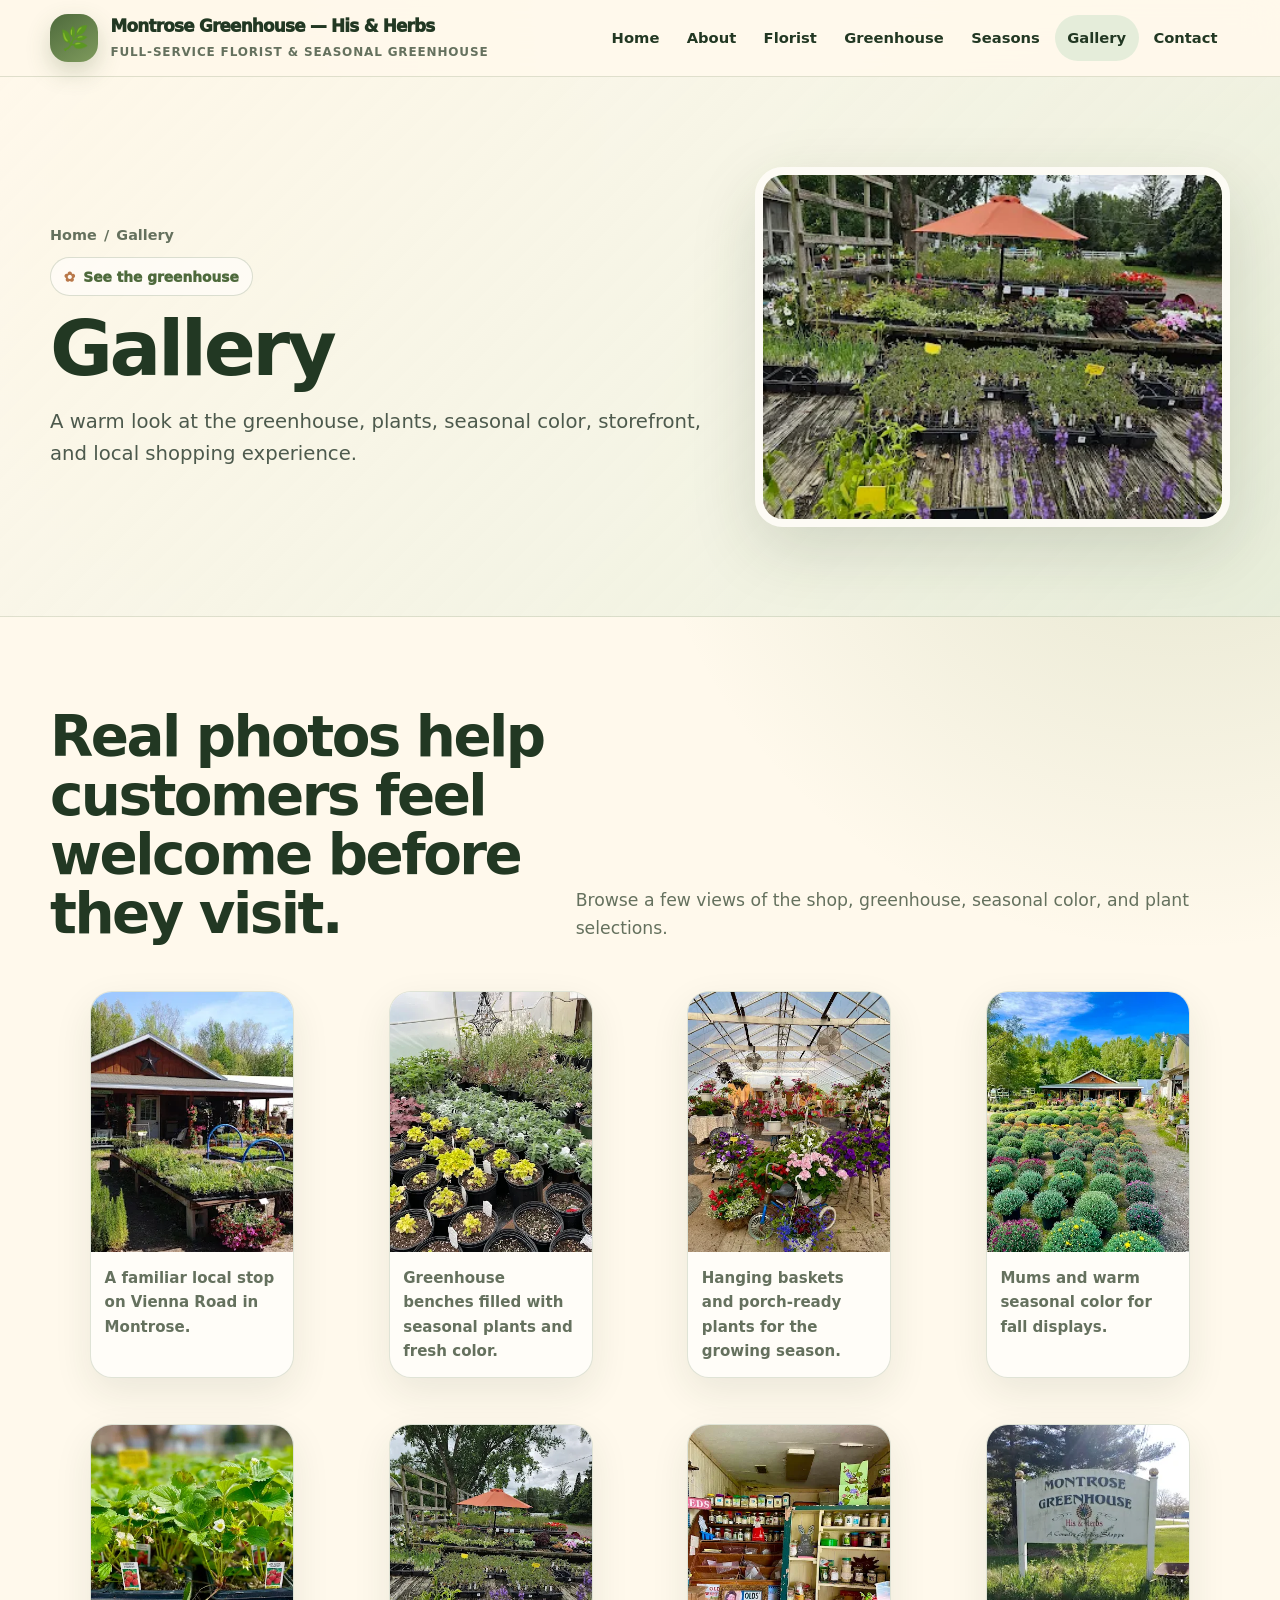
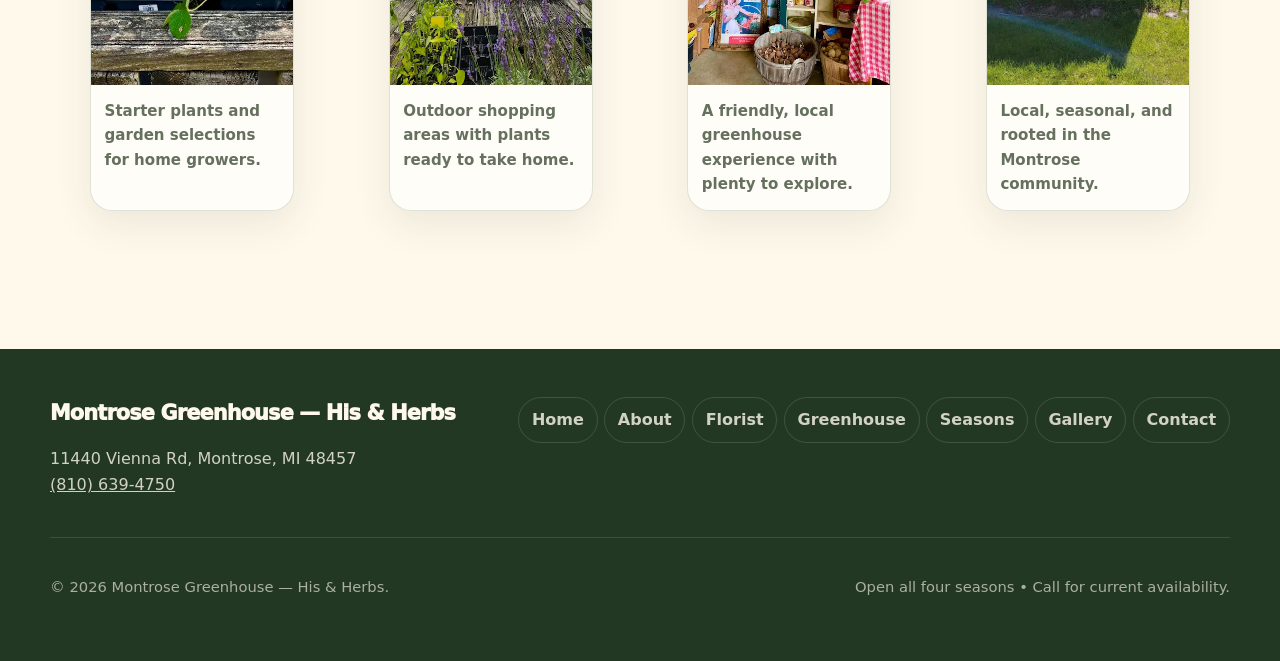
<file: gallery/index.html>
<!doctype html>
<html lang="en">
<head>
  <meta charset="utf-8" />
  <meta name="viewport" content="width=device-width, initial-scale=1" />
  <title>Gallery | Montrose Greenhouse — His &amp; Herbs</title>
  <meta name="description" content="Photo gallery for Montrose Greenhouse — His &amp; Herbs in Montrose, Michigan." />
  <meta name="theme-color" content="#4e6a3c" />
  <link rel="icon" type="image/svg+xml" href="/assets/favicon.svg" />
  <link rel="manifest" href="/site.webmanifest" />
  <meta property="og:title" content="Gallery | Montrose Greenhouse — His &amp; Herbs" />
  <meta property="og:description" content="Photo gallery for Montrose Greenhouse — His &amp; Herbs in Montrose, Michigan." />
  <meta property="og:type" content="website" />
  <meta property="og:image" content="/assets/storefront.webp" />
  <link rel="stylesheet" href="/assets/styles.css" />
</head>
<body>
<a class="skip-link" href="#main">Skip to content</a>
<header class="site-header">
  <div class="nav-wrap">
    <a class="brand" href="/" aria-label="Montrose Greenhouse home">
      <span class="brand-mark" aria-hidden="true">🌿</span>
      <span><span class="brand-title" data-text="business.name">Montrose Greenhouse — His & Herbs</span><span class="brand-subtitle" data-text="business.tagline">Full-service florist & seasonal greenhouse</span></span>
    </a>
    <button class="menu-btn" type="button" data-menu-button aria-expanded="false" aria-controls="site-nav">Menu</button>
    <nav class="nav-links" id="site-nav" data-nav-links aria-label="Main navigation"><a href="/">Home</a>
<a href="/about/">About</a>
<a href="/florist/">Florist</a>
<a href="/greenhouse/">Greenhouse</a>
<a href="/seasons/">Seasons</a>
<a href="/gallery/" aria-current="page">Gallery</a>
<a href="/contact/">Contact</a></nav>
  </div>
</header>
<main id="main" class="gallery-page">
<section class="page-hero">
  <div class="container page-hero-grid">
    <div>
      <div class="breadcrumb"><a href="/">Home</a><span>/</span><span>Gallery</span></div>
      <span class="eyebrow">See the greenhouse</span>
      <h1>Gallery</h1>
      <p>A warm look at the greenhouse, plants, seasonal color, storefront, and local shopping experience.</p>
    </div>
    <div class="page-hero-img"><img src="/assets/outdoor-plant-tables.webp" alt="" loading="eager"></div>
  </div>
</section>
<section class="section"><div class="container"><div class="section-head"><h2>Real photos help customers feel welcome before they visit.</h2><p>Browse a few views of the shop, greenhouse, seasonal color, and plant selections.</p></div><div class="gallery-grid" data-render="gallery"><figure class="gallery-card"><img src="/assets/storefront.webp" alt="Montrose Greenhouse storefront" loading="lazy"><figcaption>A familiar local stop on Vienna Road in Montrose.</figcaption></figure><figure class="gallery-card"><img src="/assets/inside-greenhouse-plants.webp" alt="Greenhouse benches filled with plants" loading="lazy"><figcaption>Greenhouse benches filled with seasonal plants and fresh color.</figcaption></figure><figure class="gallery-card"><img src="/assets/hanging-baskets.webp" alt="Hanging baskets inside greenhouse" loading="lazy"><figcaption>Hanging baskets and porch-ready plants for the growing season.</figcaption></figure><figure class="gallery-card"><img src="/assets/greenhouse-mums.webp" alt="Fall mums outside the greenhouse" loading="lazy"><figcaption>Mums and warm seasonal color for fall displays.</figcaption></figure><figure class="gallery-card"><img src="/assets/strawberry-starts.webp" alt="Starter plants in trays" loading="lazy"><figcaption>Starter plants and garden selections for home growers.</figcaption></figure><figure class="gallery-card"><img src="/assets/outdoor-plant-tables.webp" alt="Outdoor tables with plants" loading="lazy"><figcaption>Outdoor shopping areas with plants ready to take home.</figcaption></figure><figure class="gallery-card"><img src="/assets/garden-shop.webp" alt="Garden shop and greenhouse interior" loading="lazy"><figcaption>A friendly, local greenhouse experience with plenty to explore.</figcaption></figure><figure class="gallery-card"><img src="/assets/montrose-sign.webp" alt="Montrose Greenhouse sign" loading="lazy"><figcaption>Local, seasonal, and rooted in the Montrose community.</figcaption></figure></div></div></section>
</main><footer class="site-footer">
  <div class="container">
    <div class="footer-grid">
      <div>
        <div class="footer-brand" data-text="business.name">Montrose Greenhouse — His & Herbs</div>
        <p><span data-text="business.address">11440 Vienna Rd, Montrose, MI 48457</span><br><a data-href="business.phoneHref" href="tel:+18106394750" data-text="business.phone">(810) 639-4750</a></p>
      </div>
      <nav class="footer-links" aria-label="Footer navigation"><a href="/">Home</a>
<a href="/about/">About</a>
<a href="/florist/">Florist</a>
<a href="/greenhouse/">Greenhouse</a>
<a href="/seasons/">Seasons</a>
<a href="/gallery/">Gallery</a>
<a href="/contact/">Contact</a></nav>
    </div>
    <div class="footer-small">
      <p>© <span id="year">2026</span> Montrose Greenhouse — His & Herbs.</p>
      <p>Open all four seasons • Call for current availability.</p>
    </div>
  </div>
</footer>
<script>document.getElementById('year').textContent = new Date().getFullYear();</script>
<script src="/assets/site.js"></script></body></html>
</file>
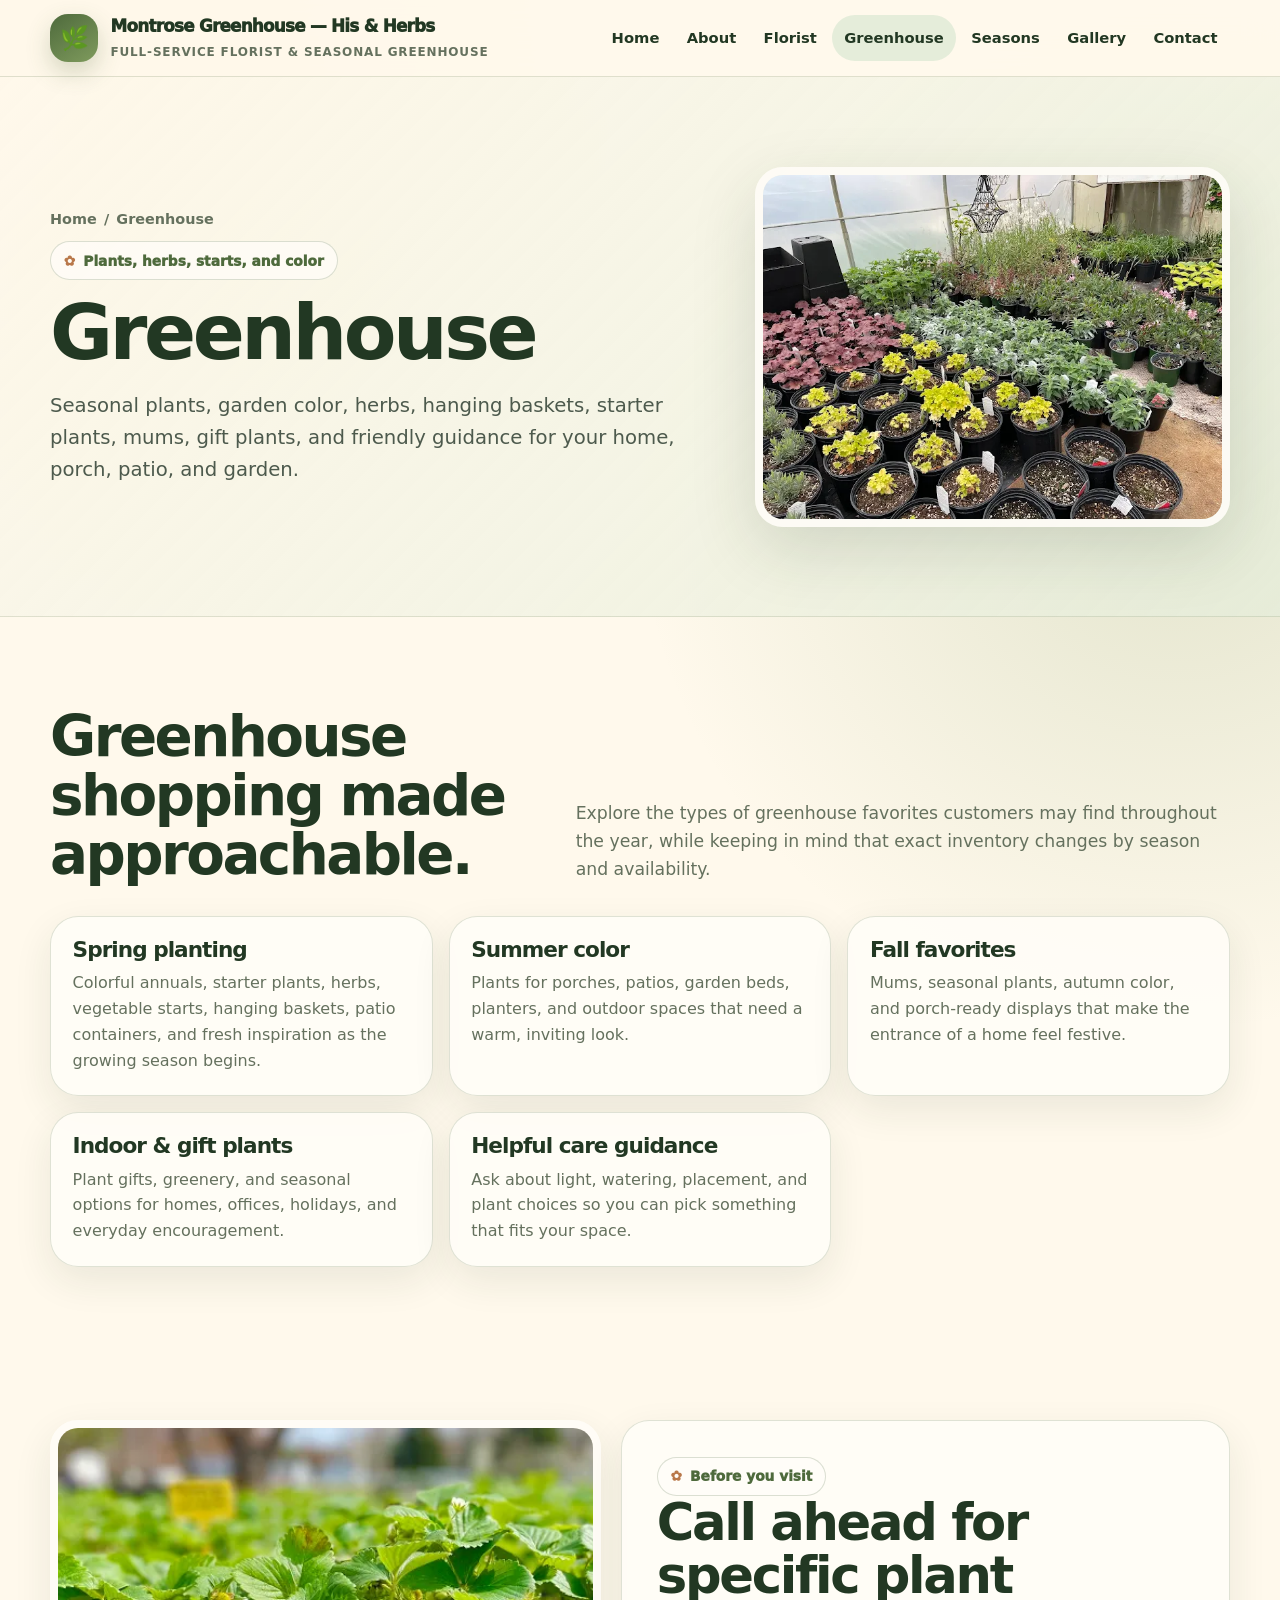
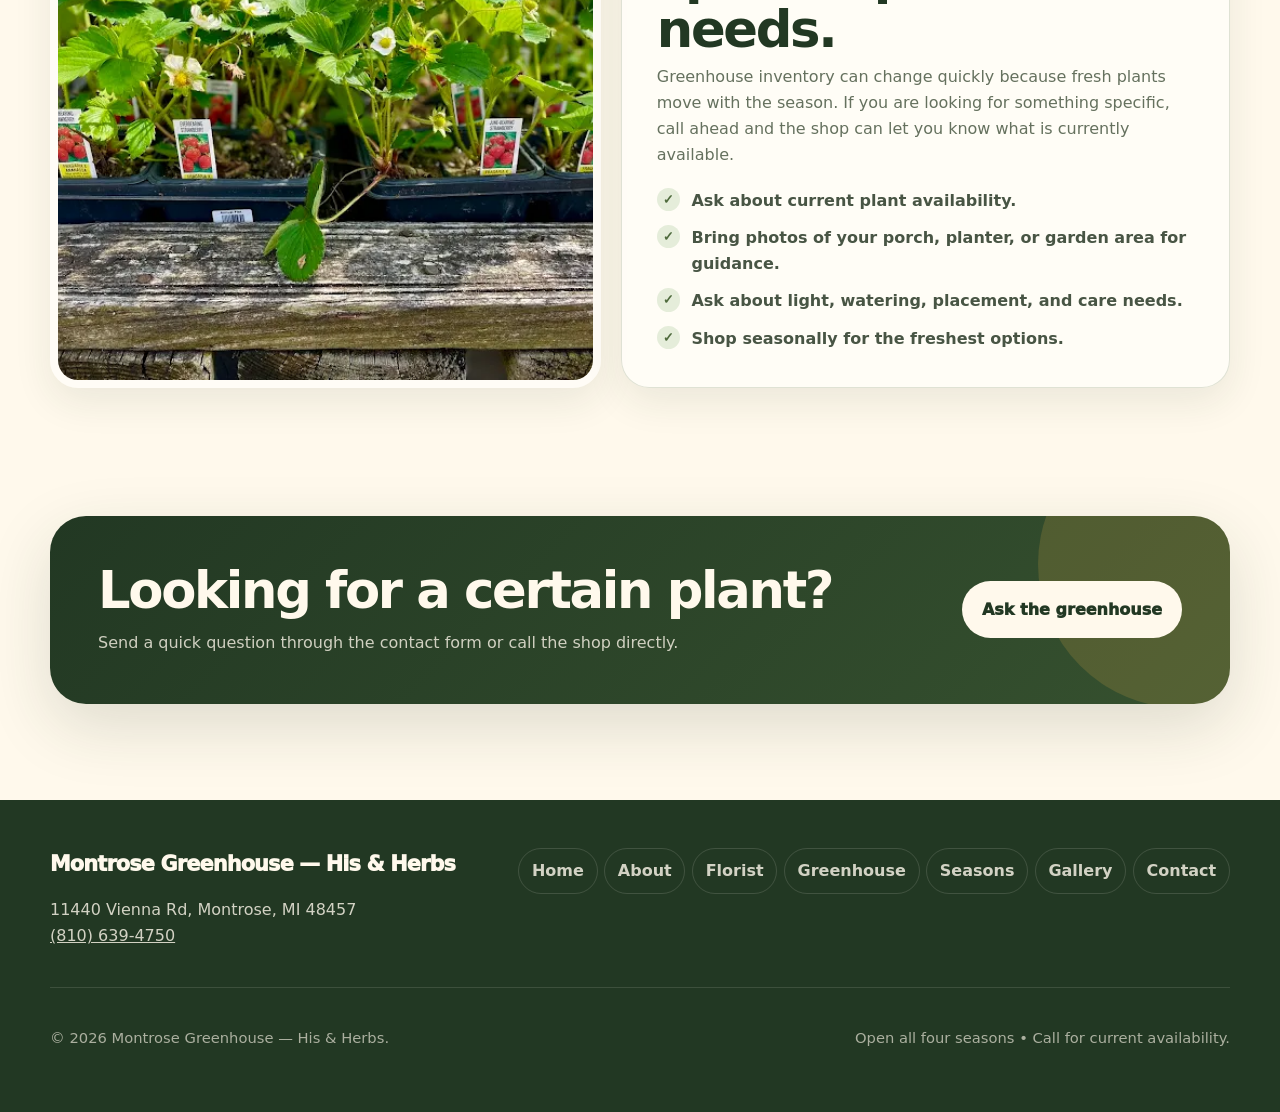
<file: greenhouse/index.html>
<!doctype html>
<html lang="en">
<head>
  <meta charset="utf-8" />
  <meta name="viewport" content="width=device-width, initial-scale=1" />
  <title>Greenhouse | Montrose Greenhouse — His &amp; Herbs</title>
  <meta name="description" content="Explore seasonal greenhouse plants, herbs, hanging baskets, mums, starter plants, and plant gifts from Montrose Greenhouse — His &amp; Herbs." />
  <meta name="theme-color" content="#4e6a3c" />
  <link rel="icon" type="image/svg+xml" href="/assets/favicon.svg" />
  <link rel="manifest" href="/site.webmanifest" />
  <meta property="og:title" content="Greenhouse | Montrose Greenhouse — His &amp; Herbs" />
  <meta property="og:description" content="Explore seasonal greenhouse plants, herbs, hanging baskets, mums, starter plants, and plant gifts from Montrose Greenhouse — His &amp; Herbs." />
  <meta property="og:type" content="website" />
  <meta property="og:image" content="/assets/storefront.webp" />
  <link rel="stylesheet" href="/assets/styles.css" />
</head>
<body>
<a class="skip-link" href="#main">Skip to content</a>
<header class="site-header">
  <div class="nav-wrap">
    <a class="brand" href="/" aria-label="Montrose Greenhouse home">
      <span class="brand-mark" aria-hidden="true">🌿</span>
      <span><span class="brand-title" data-text="business.name">Montrose Greenhouse — His & Herbs</span><span class="brand-subtitle" data-text="business.tagline">Full-service florist & seasonal greenhouse</span></span>
    </a>
    <button class="menu-btn" type="button" data-menu-button aria-expanded="false" aria-controls="site-nav">Menu</button>
    <nav class="nav-links" id="site-nav" data-nav-links aria-label="Main navigation"><a href="/">Home</a>
<a href="/about/">About</a>
<a href="/florist/">Florist</a>
<a href="/greenhouse/" aria-current="page">Greenhouse</a>
<a href="/seasons/">Seasons</a>
<a href="/gallery/">Gallery</a>
<a href="/contact/">Contact</a></nav>
  </div>
</header>
<main id="main">
<section class="page-hero">
  <div class="container page-hero-grid">
    <div>
      <div class="breadcrumb"><a href="/">Home</a><span>/</span><span>Greenhouse</span></div>
      <span class="eyebrow">Plants, herbs, starts, and color</span>
      <h1>Greenhouse</h1>
      <p>Seasonal plants, garden color, herbs, hanging baskets, starter plants, mums, gift plants, and friendly guidance for your home, porch, patio, and garden.</p>
    </div>
    <div class="page-hero-img"><img src="/assets/inside-greenhouse-plants.webp" alt="" loading="eager"></div>
  </div>
</section>
<section class="section"><div class="container"><div class="section-head"><h2>Greenhouse shopping made approachable.</h2><p>Explore the types of greenhouse favorites customers may find throughout the year, while keeping in mind that exact inventory changes by season and availability.</p></div><div class="card-grid" data-render="greenhouseItems"><article class="card"><h3>Spring planting</h3><p>Colorful annuals, starter plants, herbs, vegetable starts, hanging baskets, patio containers, and fresh inspiration as the growing season begins.</p></article><article class="card"><h3>Summer color</h3><p>Plants for porches, patios, garden beds, planters, and outdoor spaces that need a warm, inviting look.</p></article><article class="card"><h3>Fall favorites</h3><p>Mums, seasonal plants, autumn color, and porch-ready displays that make the entrance of a home feel festive.</p></article><article class="card"><h3>Indoor & gift plants</h3><p>Plant gifts, greenery, and seasonal options for homes, offices, holidays, and everyday encouragement.</p></article><article class="card"><h3>Helpful care guidance</h3><p>Ask about light, watering, placement, and plant choices so you can pick something that fits your space.</p></article></div></div></section>
<section class="section tight"><div class="container feature-grid"><div class="feature-image"><img src="/assets/strawberry-starts.webp" alt="Starter plants" loading="lazy"></div><div class="info-panel"><span class="eyebrow">Before you visit</span><h2>Call ahead for specific plant needs.</h2><p>Greenhouse inventory can change quickly because fresh plants move with the season. If you are looking for something specific, call ahead and the shop can let you know what is currently available.</p><ul class="info-list"><li>Ask about current plant availability.</li><li>Bring photos of your porch, planter, or garden area for guidance.</li><li>Ask about light, watering, placement, and care needs.</li><li>Shop seasonally for the freshest options.</li></ul></div></div></section>
<section class="section tight"><div class="container band"><div><h2>Looking for a certain plant?</h2><p>Send a quick question through the contact form or call the shop directly.</p></div><a class="btn" href="/contact/">Ask the greenhouse</a></div></section>
</main><footer class="site-footer">
  <div class="container">
    <div class="footer-grid">
      <div>
        <div class="footer-brand" data-text="business.name">Montrose Greenhouse — His & Herbs</div>
        <p><span data-text="business.address">11440 Vienna Rd, Montrose, MI 48457</span><br><a data-href="business.phoneHref" href="tel:+18106394750" data-text="business.phone">(810) 639-4750</a></p>
      </div>
      <nav class="footer-links" aria-label="Footer navigation"><a href="/">Home</a>
<a href="/about/">About</a>
<a href="/florist/">Florist</a>
<a href="/greenhouse/">Greenhouse</a>
<a href="/seasons/">Seasons</a>
<a href="/gallery/">Gallery</a>
<a href="/contact/">Contact</a></nav>
    </div>
    <div class="footer-small">
      <p>© <span id="year">2026</span> Montrose Greenhouse — His & Herbs.</p>
      <p>Open all four seasons • Call for current availability.</p>
    </div>
  </div>
</footer>
<script>document.getElementById('year').textContent = new Date().getFullYear();</script>
<script src="/assets/site.js"></script></body></html>
</file>
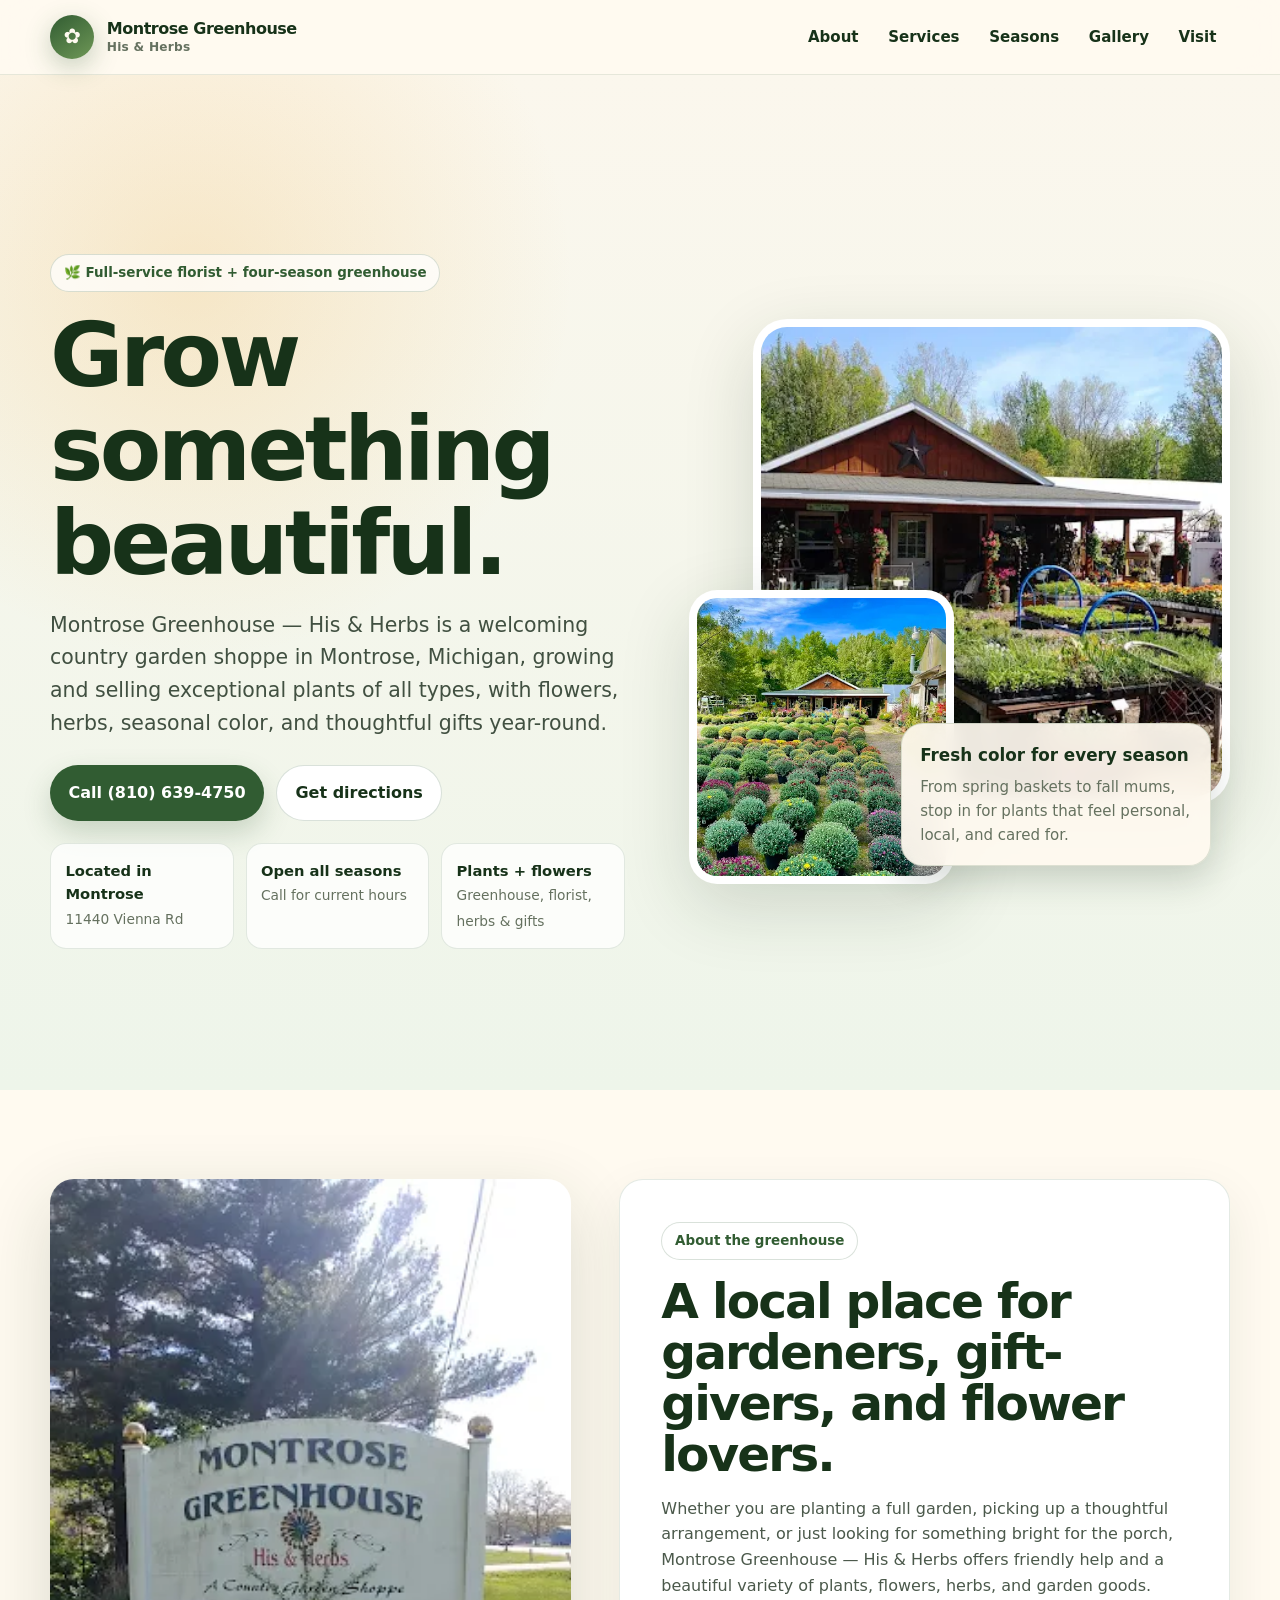
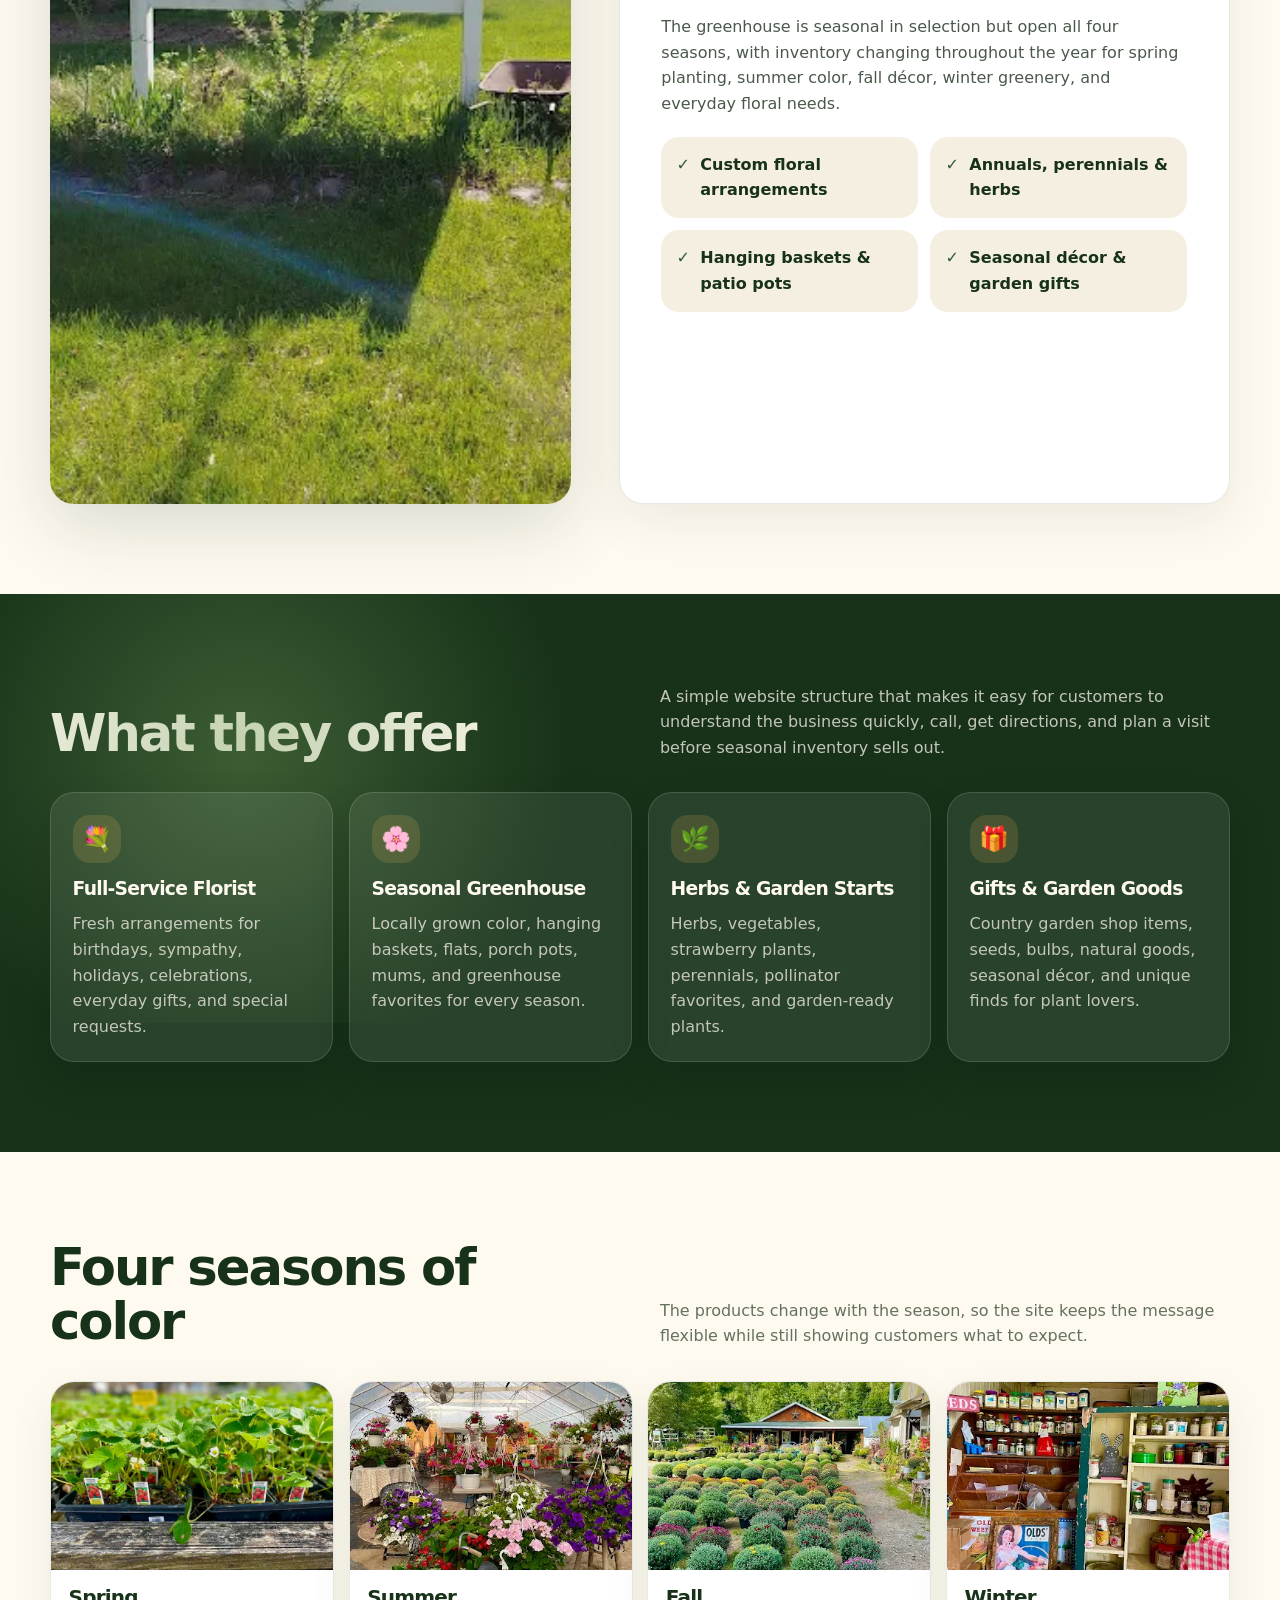
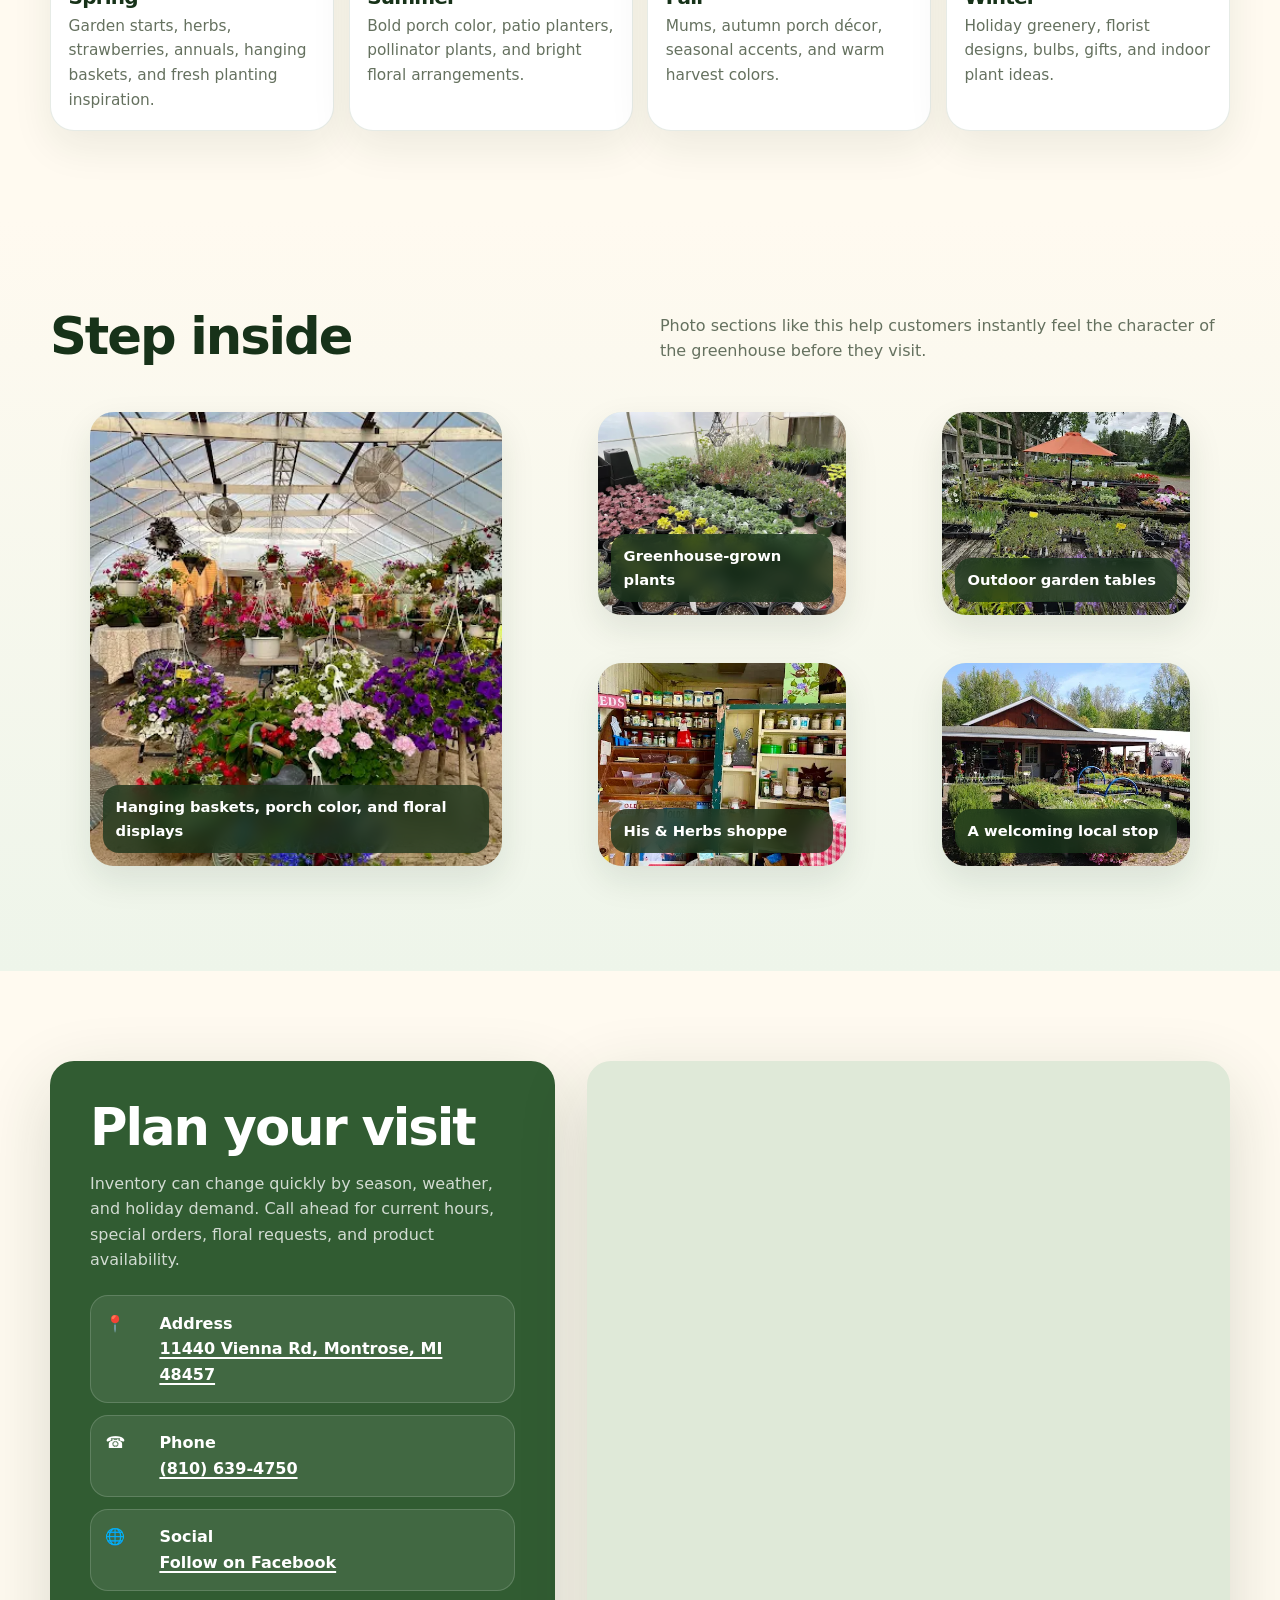
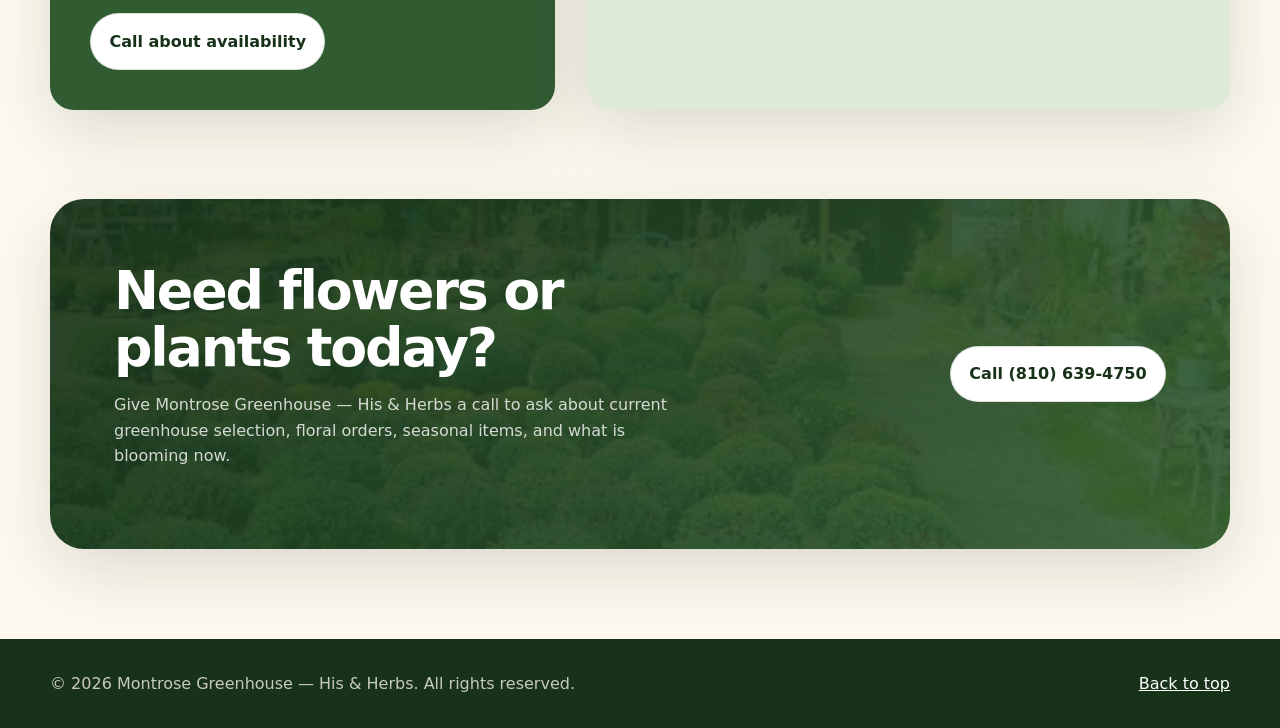
<file: montrose_greenhouse_github_publish/index.html>
<!doctype html>
<html lang="en">
<head>
  <meta charset="utf-8" />
  <meta name="viewport" content="width=device-width, initial-scale=1" />
  <title>Montrose Greenhouse — His & Herbs | Florist & Seasonal Greenhouse in Montrose, MI</title>
  <meta name="description" content="Montrose Greenhouse — His & Herbs is a full-service florist and seasonal greenhouse in Montrose, Michigan, open all four seasons with plants, flowers, herbs, gifts, and garden inspiration." />
  <meta name="theme-color" content="#315c32" />
  <link rel="icon" type="image/svg+xml" href="assets/favicon.svg" />
  <link rel="manifest" href="site.webmanifest" />
  <meta property="og:title" content="Montrose Greenhouse — His & Herbs" />
  <meta property="og:description" content="Full-service florist and seasonal greenhouse in Montrose, MI. Exceptional plants, floral arrangements, herbs, gifts, and four-season garden inspiration." />
  <meta property="og:type" content="website" />
  <meta property="og:image" content="assets/storefront.webp" />
  <link rel="preload" href="assets/storefront.webp" as="image" />
  <style>
    :root {
      --forest: #315c32;
      --deep: #173219;
      --leaf: #6f9857;
      --sage: #dfe9d8;
      --cream: #fffaf0;
      --linen: #f5efe2;
      --sun: #f0b85a;
      --rose: #b65368;
      --clay: #b46a42;
      --ink: #243124;
      --muted: #65715f;
      --white: #ffffff;
      --shadow: 0 22px 70px rgba(23, 50, 25, .16);
      --radius: 24px;
      --radius-sm: 16px;
      --max: 1180px;
    }

    * { box-sizing: border-box; }
    html { scroll-behavior: smooth; }
    body {
      margin: 0;
      font-family: ui-sans-serif, system-ui, -apple-system, BlinkMacSystemFont, "Segoe UI", sans-serif;
      color: var(--ink);
      background: var(--cream);
      line-height: 1.6;
    }

    img { display: block; max-width: 100%; }
    a { color: inherit; }

    .skip-link {
      position: absolute;
      left: -999px;
      top: 1rem;
      background: var(--deep);
      color: var(--white);
      padding: .75rem 1rem;
      border-radius: .75rem;
      z-index: 50;
    }
    .skip-link:focus { left: 1rem; }

    .site-header {
      position: sticky;
      top: 0;
      z-index: 20;
      backdrop-filter: blur(18px);
      background: rgba(255, 250, 240, .86);
      border-bottom: 1px solid rgba(49, 92, 50, .12);
    }
    .nav-wrap {
      width: min(var(--max), calc(100% - 2rem));
      margin: 0 auto;
      min-height: 74px;
      display: flex;
      align-items: center;
      justify-content: space-between;
      gap: 1rem;
    }
    .brand {
      display: flex;
      align-items: center;
      gap: .8rem;
      text-decoration: none;
      font-weight: 800;
      letter-spacing: -.03em;
      color: var(--deep);
    }
    .brand-mark {
      width: 44px;
      height: 44px;
      border-radius: 50%;
      display: grid;
      place-items: center;
      background: linear-gradient(145deg, var(--forest), var(--leaf));
      color: var(--cream);
      box-shadow: 0 8px 26px rgba(49, 92, 50, .28);
      font-size: 1.3rem;
    }
    .brand small {
      display: block;
      color: var(--muted);
      font-weight: 700;
      font-size: .76rem;
      letter-spacing: .02em;
      margin-top: -.2rem;
    }
    .nav-links {
      display: flex;
      align-items: center;
      gap: .15rem;
    }
    .nav-links a {
      text-decoration: none;
      color: var(--deep);
      font-weight: 700;
      font-size: .94rem;
      padding: .75rem .85rem;
      border-radius: 999px;
    }
    .nav-links a:hover { background: var(--sage); }
    .menu-btn {
      display: none;
      border: 0;
      background: var(--forest);
      color: var(--white);
      padding: .7rem .9rem;
      border-radius: 999px;
      font-weight: 800;
      cursor: pointer;
    }

    .btn {
      display: inline-flex;
      align-items: center;
      justify-content: center;
      gap: .5rem;
      border: 0;
      border-radius: 999px;
      padding: .9rem 1.15rem;
      font-weight: 850;
      text-decoration: none;
      cursor: pointer;
      transition: transform .18s ease, box-shadow .18s ease, background .18s ease;
    }
    .btn:hover { transform: translateY(-2px); }
    .btn-primary {
      background: var(--forest);
      color: var(--white);
      box-shadow: 0 12px 28px rgba(49, 92, 50, .22);
    }
    .btn-primary:hover { background: var(--deep); }
    .btn-secondary {
      background: var(--white);
      color: var(--deep);
      border: 1px solid rgba(49, 92, 50, .18);
    }
    .btn-secondary:hover { box-shadow: 0 10px 26px rgba(23, 50, 25, .10); }

    .hero {
      position: relative;
      overflow: hidden;
      background: radial-gradient(circle at 15% 20%, rgba(240, 184, 90, .26), transparent 28%), linear-gradient(180deg, #fbf7ed 0%, #eef5ea 100%);
    }
    .hero-inner {
      width: min(var(--max), calc(100% - 2rem));
      margin: 0 auto;
      padding: clamp(3rem, 7vw, 6.7rem) 0 3.2rem;
      display: grid;
      grid-template-columns: 1.03fr .97fr;
      align-items: center;
      gap: clamp(2rem, 5vw, 4.5rem);
    }
    .eyebrow {
      display: inline-flex;
      align-items: center;
      gap: .5rem;
      width: fit-content;
      padding: .45rem .8rem;
      border: 1px solid rgba(49, 92, 50, .18);
      background: rgba(255, 255, 255, .72);
      border-radius: 999px;
      color: var(--forest);
      font-weight: 850;
      font-size: .84rem;
      margin-bottom: 1rem;
    }
    h1, h2, h3 { line-height: 1.05; margin: 0; color: var(--deep); letter-spacing: -.04em; }
    h1 { font-size: clamp(2.8rem, 7vw, 6.4rem); max-width: 10ch; }
    .hero-copy p {
      color: #415041;
      font-size: clamp(1.04rem, 1.8vw, 1.28rem);
      max-width: 58ch;
      margin: 1.15rem 0 1.55rem;
    }
    .hero-actions { display: flex; flex-wrap: wrap; gap: .75rem; margin-bottom: 1.25rem; }
    .quick-info {
      display: grid;
      grid-template-columns: repeat(3, minmax(0, 1fr));
      gap: .75rem;
      max-width: 640px;
      margin-top: 1.4rem;
    }
    .quick-card {
      background: rgba(255,255,255,.76);
      border: 1px solid rgba(49, 92, 50, .13);
      padding: .9rem;
      border-radius: var(--radius-sm);
    }
    .quick-card strong { display: block; color: var(--deep); font-size: .92rem; }
    .quick-card span { color: var(--muted); font-size: .86rem; }
    .hero-photos {
      position: relative;
      min-height: 565px;
    }
    .photo-stack {
      position: absolute;
      border-radius: 34px;
      overflow: hidden;
      box-shadow: var(--shadow);
      border: 8px solid rgba(255,255,255,.84);
      background: var(--white);
    }
    .photo-stack img { width: 100%; height: 100%; object-fit: cover; }
    .photo-main { inset: 0 0 5rem 4rem; }
    .photo-small { width: 49%; height: 52%; left: 0; bottom: 0; border-radius: 28px; }
    .floating-card {
      position: absolute;
      right: 1.2rem;
      bottom: 1.1rem;
      width: min(310px, 82%);
      padding: 1.15rem;
      border-radius: 22px;
      background: rgba(255, 250, 240, .92);
      border: 1px solid rgba(49, 92, 50, .16);
      box-shadow: 0 14px 36px rgba(23, 50, 25, .18);
      backdrop-filter: blur(10px);
    }
    .floating-card strong { color: var(--deep); display: block; font-size: 1.05rem; }
    .floating-card p { margin: .35rem 0 0; color: var(--muted); font-size: .94rem; }

    section { padding: clamp(3.5rem, 7vw, 6rem) 0; }
    .container { width: min(var(--max), calc(100% - 2rem)); margin: 0 auto; }
    .section-head {
      display: flex;
      align-items: end;
      justify-content: space-between;
      gap: 2rem;
      margin-bottom: 2rem;
    }
    .section-head h2 { font-size: clamp(2rem, 4vw, 3.6rem); max-width: 12ch; }
    .section-head p { margin: 0; max-width: 56ch; color: var(--muted); }

    .about-grid {
      display: grid;
      grid-template-columns: .92fr 1.08fr;
      gap: clamp(1.4rem, 4vw, 3rem);
      align-items: stretch;
    }
    .about-image {
      min-height: 500px;
      border-radius: var(--radius);
      overflow: hidden;
      box-shadow: var(--shadow);
    }
    .about-image img { width: 100%; height: 100%; object-fit: cover; }
    .about-panel {
      background: var(--white);
      border: 1px solid rgba(49, 92, 50, .13);
      border-radius: var(--radius);
      padding: clamp(1.4rem, 4vw, 2.6rem);
      box-shadow: 0 18px 50px rgba(23, 50, 25, .08);
    }
    .about-panel h2 { font-size: clamp(2rem, 3.8vw, 3.4rem); margin-bottom: 1rem; }
    .about-panel p { color: #4b594b; margin: 0 0 1rem; }
    .feature-list {
      display: grid;
      grid-template-columns: repeat(2, minmax(0, 1fr));
      gap: .75rem;
      margin-top: 1.25rem;
    }
    .feature-item {
      display: flex;
      gap: .65rem;
      align-items: flex-start;
      padding: .95rem;
      border-radius: 18px;
      background: var(--linen);
      color: var(--deep);
      font-weight: 750;
    }
    .feature-item span:first-child { color: var(--forest); }

    .services { background: var(--deep); color: var(--cream); position: relative; overflow: hidden; }
    .services::before {
      content: "";
      position: absolute;
      inset: -20% 48% auto -14%;
      height: 540px;
      background: radial-gradient(circle, rgba(111,152,87,.42), transparent 65%);
      pointer-events: none;
    }
    .services h2, .services h3 { color: var(--cream); }
    .services .section-head p { color: rgba(255,250,240,.74); }
    .services-grid {
      position: relative;
      display: grid;
      grid-template-columns: repeat(4, minmax(0, 1fr));
      gap: 1rem;
    }
    .service-card {
      min-height: 262px;
      padding: 1.35rem;
      border-radius: var(--radius);
      background: rgba(255,255,255,.08);
      border: 1px solid rgba(255,255,255,.14);
      box-shadow: 0 18px 40px rgba(0,0,0,.14);
    }
    .service-card .icon {
      width: 48px;
      height: 48px;
      border-radius: 17px;
      display: grid;
      place-items: center;
      background: rgba(240, 184, 90, .16);
      margin-bottom: 1rem;
      font-size: 1.5rem;
    }
    .service-card p { color: rgba(255,250,240,.72); margin: .8rem 0 0; }

    .season-strip {
      display: grid;
      grid-template-columns: repeat(4, minmax(0, 1fr));
      gap: .9rem;
    }
    .season-card {
      border-radius: var(--radius);
      overflow: hidden;
      background: var(--white);
      border: 1px solid rgba(49, 92, 50, .12);
      box-shadow: 0 16px 40px rgba(23, 50, 25, .08);
    }
    .season-card img { height: 188px; width: 100%; object-fit: cover; }
    .season-card div { padding: 1.1rem; }
    .season-card h3 { font-size: 1.25rem; margin-bottom: .35rem; }
    .season-card p { margin: 0; color: var(--muted); font-size: .96rem; }

    .gallery { background: linear-gradient(180deg, var(--cream), #eef5ea); }
    .gallery-grid {
      display: grid;
      grid-template-columns: 1.2fr .8fr .8fr;
      grid-auto-rows: 235px;
      gap: 1rem;
    }
    .gallery-item {
      position: relative;
      overflow: hidden;
      border-radius: var(--radius);
      box-shadow: 0 14px 34px rgba(23, 50, 25, .10);
      background: var(--sage);
    }
    .gallery-item.large { grid-row: span 2; }
    .gallery-item img { width: 100%; height: 100%; object-fit: cover; transition: transform .45s ease; }
    .gallery-item:hover img { transform: scale(1.045); }
    .gallery-caption {
      position: absolute;
      left: .8rem;
      right: .8rem;
      bottom: .8rem;
      border-radius: 16px;
      padding: .65rem .8rem;
      background: rgba(23, 50, 25, .76);
      color: var(--white);
      font-weight: 800;
      backdrop-filter: blur(8px);
      font-size: .92rem;
    }

    .visit-grid {
      display: grid;
      grid-template-columns: .88fr 1.12fr;
      gap: clamp(1rem, 4vw, 2rem);
      align-items: stretch;
    }
    .contact-card {
      background: var(--forest);
      color: var(--white);
      border-radius: var(--radius);
      padding: clamp(1.4rem, 4vw, 2.5rem);
      box-shadow: var(--shadow);
    }
    .contact-card h2 { color: var(--white); font-size: clamp(2rem, 4vw, 3.35rem); margin-bottom: .75rem; }
    .contact-card p { color: rgba(255,255,255,.78); }
    .contact-list { display: grid; gap: .75rem; margin: 1.4rem 0; }
    .contact-row {
      display: grid;
      grid-template-columns: 42px 1fr;
      gap: .75rem;
      align-items: start;
      padding: .9rem;
      border: 1px solid rgba(255,255,255,.16);
      background: rgba(255,255,255,.08);
      border-radius: 18px;
    }
    .contact-row b { display: block; }
    .contact-row a { color: var(--white); font-weight: 750; text-decoration-thickness: 2px; text-underline-offset: 3px; }
    .map-card {
      min-height: 470px;
      border: 0;
      width: 100%;
      border-radius: var(--radius);
      box-shadow: var(--shadow);
      background: var(--sage);
    }

    .cta {
      padding: 0 0 clamp(3.5rem, 7vw, 6rem);
    }
    .cta-card {
      position: relative;
      overflow: hidden;
      border-radius: 34px;
      padding: clamp(2rem, 5vw, 4rem);
      background: linear-gradient(135deg, rgba(23,50,25,.92), rgba(49,92,50,.88)), url('assets/greenhouse-mums.webp') center / cover;
      color: var(--white);
      display: grid;
      grid-template-columns: 1fr auto;
      gap: 1.5rem;
      align-items: center;
      box-shadow: var(--shadow);
    }
    .cta-card h2 { color: var(--white); font-size: clamp(2rem, 4.2vw, 3.6rem); max-width: 14ch; }
    .cta-card p { color: rgba(255,255,255,.8); max-width: 58ch; }

    footer {
      background: var(--deep);
      color: rgba(255,250,240,.76);
      padding: 2rem 0;
    }
    .footer-inner {
      width: min(var(--max), calc(100% - 2rem));
      margin: 0 auto;
      display: flex;
      justify-content: space-between;
      gap: 1rem;
      flex-wrap: wrap;
      align-items: center;
    }
    footer a { color: var(--white); }

    @media (max-width: 980px) {
      .hero-inner, .about-grid, .visit-grid { grid-template-columns: 1fr; }
      .hero-photos { min-height: 500px; }
      .photo-main { inset: 0 0 5.5rem 2rem; }
      .services-grid, .season-strip { grid-template-columns: repeat(2, minmax(0, 1fr)); }
      .gallery-grid { grid-template-columns: 1fr 1fr; }
      .gallery-item.large { grid-column: span 2; grid-row: span 1; }
      .cta-card { grid-template-columns: 1fr; }
    }
    @media (max-width: 760px) {
      .menu-btn { display: inline-flex; }
      .nav-links {
        position: absolute;
        top: 74px;
        left: 1rem;
        right: 1rem;
        display: none;
        flex-direction: column;
        align-items: stretch;
        padding: .6rem;
        background: var(--cream);
        border: 1px solid rgba(49, 92, 50, .14);
        border-radius: 20px;
        box-shadow: var(--shadow);
      }
      .nav-links.open { display: flex; }
      .nav-links a { border-radius: 14px; }
      .hero-inner { padding-top: 2.2rem; }
      h1 { max-width: 12ch; }
      .quick-info { grid-template-columns: 1fr; }
      .hero-photos { min-height: 430px; }
      .photo-main { inset: 0 0 4rem 0; }
      .photo-small { width: 58%; height: 46%; }
      .floating-card { right: .4rem; bottom: .25rem; }
      .section-head { display: block; }
      .section-head p { margin-top: .85rem; }
      .feature-list, .services-grid, .season-strip, .gallery-grid { grid-template-columns: 1fr; }
      .gallery-item.large { grid-column: auto; }
      .gallery-grid { grid-auto-rows: 260px; }
    }
  </style>
  <script type="application/ld+json">
  {
    "@context": "https://schema.org",
    "@type": "LocalBusiness",
    "name": "Montrose Greenhouse — His & Herbs",
    "image": "assets/storefront.webp",
    "telephone": "+1-810-639-4750",
    "address": {
      "@type": "PostalAddress",
      "streetAddress": "11440 Vienna Rd",
      "addressLocality": "Montrose",
      "addressRegion": "MI",
      "postalCode": "48457",
      "addressCountry": "US"
    },
    "url": "https://www.facebook.com/p/Montrose-Greenhouse-100063505872551/",
    "description": "Full-service florist and seasonal greenhouse in Montrose, Michigan, open all four seasons with plants, flowers, herbs, and garden goods."
  }
  </script>
</head>
<body>
  <a class="skip-link" href="#main">Skip to main content</a>
  <header class="site-header">
    <div class="nav-wrap">
      <a class="brand" href="#top" aria-label="Montrose Greenhouse home">
        <span class="brand-mark" aria-hidden="true">✿</span>
        <span>Montrose Greenhouse <small>His & Herbs</small></span>
      </a>
      <button class="menu-btn" id="menuBtn" aria-label="Open menu" aria-expanded="false">Menu</button>
      <nav class="nav-links" id="navLinks" aria-label="Main navigation">
        <a href="#about">About</a>
        <a href="#services">Services</a>
        <a href="#seasons">Seasons</a>
        <a href="#gallery">Gallery</a>
        <a href="#visit">Visit</a>
      </nav>
    </div>
  </header>

  <main id="main">
    <section class="hero" id="top">
      <div class="hero-inner">
        <div class="hero-copy">
          <span class="eyebrow">🌿 Full-service florist + four-season greenhouse</span>
          <h1>Grow something beautiful.</h1>
          <p>Montrose Greenhouse — His & Herbs is a welcoming country garden shoppe in Montrose, Michigan, growing and selling exceptional plants of all types, with flowers, herbs, seasonal color, and thoughtful gifts year-round.</p>
          <div class="hero-actions">
            <a class="btn btn-primary" href="tel:+18106394750">Call (810) 639-4750</a>
            <a class="btn btn-secondary" href="https://www.google.com/maps/search/?api=1&query=11440+Vienna+Rd,+Montrose,+MI+48457" target="_blank" rel="noopener">Get directions</a>
          </div>
          <div class="quick-info" aria-label="Business highlights">
            <div class="quick-card"><strong>Located in Montrose</strong><span>11440 Vienna Rd</span></div>
            <div class="quick-card"><strong>Open all seasons</strong><span>Call for current hours</span></div>
            <div class="quick-card"><strong>Plants + flowers</strong><span>Greenhouse, florist, herbs & gifts</span></div>
          </div>
        </div>
        <div class="hero-photos" aria-hidden="true">
          <div class="photo-stack photo-main"><img src="assets/storefront.webp" alt="Montrose Greenhouse storefront surrounded by plants" /></div>
          <div class="photo-stack photo-small"><img src="assets/greenhouse-mums.webp" alt="Rows of colorful mums at Montrose Greenhouse" /></div>
          <div class="floating-card">
            <strong>Fresh color for every season</strong>
            <p>From spring baskets to fall mums, stop in for plants that feel personal, local, and cared for.</p>
          </div>
        </div>
      </div>
    </section>

    <section id="about">
      <div class="container about-grid">
        <div class="about-image"><img src="assets/montrose-sign.webp" alt="Montrose Greenhouse His and Herbs sign" /></div>
        <div class="about-panel">
          <span class="eyebrow">About the greenhouse</span>
          <h2>A local place for gardeners, gift-givers, and flower lovers.</h2>
          <p>Whether you are planting a full garden, picking up a thoughtful arrangement, or just looking for something bright for the porch, Montrose Greenhouse — His & Herbs offers friendly help and a beautiful variety of plants, flowers, herbs, and garden goods.</p>
          <p>The greenhouse is seasonal in selection but open all four seasons, with inventory changing throughout the year for spring planting, summer color, fall décor, winter greenery, and everyday floral needs.</p>
          <div class="feature-list">
            <div class="feature-item"><span>✓</span><span>Custom floral arrangements</span></div>
            <div class="feature-item"><span>✓</span><span>Annuals, perennials & herbs</span></div>
            <div class="feature-item"><span>✓</span><span>Hanging baskets & patio pots</span></div>
            <div class="feature-item"><span>✓</span><span>Seasonal décor & garden gifts</span></div>
          </div>
        </div>
      </div>
    </section>

    <section class="services" id="services">
      <div class="container">
        <div class="section-head">
          <h2>What they offer</h2>
          <p>A simple website structure that makes it easy for customers to understand the business quickly, call, get directions, and plan a visit before seasonal inventory sells out.</p>
        </div>
        <div class="services-grid">
          <article class="service-card">
            <div class="icon" aria-hidden="true">💐</div>
            <h3>Full-Service Florist</h3>
            <p>Fresh arrangements for birthdays, sympathy, holidays, celebrations, everyday gifts, and special requests.</p>
          </article>
          <article class="service-card">
            <div class="icon" aria-hidden="true">🌸</div>
            <h3>Seasonal Greenhouse</h3>
            <p>Locally grown color, hanging baskets, flats, porch pots, mums, and greenhouse favorites for every season.</p>
          </article>
          <article class="service-card">
            <div class="icon" aria-hidden="true">🌿</div>
            <h3>Herbs & Garden Starts</h3>
            <p>Herbs, vegetables, strawberry plants, perennials, pollinator favorites, and garden-ready plants.</p>
          </article>
          <article class="service-card">
            <div class="icon" aria-hidden="true">🎁</div>
            <h3>Gifts & Garden Goods</h3>
            <p>Country garden shop items, seeds, bulbs, natural goods, seasonal décor, and unique finds for plant lovers.</p>
          </article>
        </div>
      </div>
    </section>

    <section id="seasons">
      <div class="container">
        <div class="section-head">
          <h2>Four seasons of color</h2>
          <p>The products change with the season, so the site keeps the message flexible while still showing customers what to expect.</p>
        </div>
        <div class="season-strip">
          <article class="season-card">
            <img src="assets/strawberry-starts.webp" alt="Strawberry plants in trays" />
            <div><h3>Spring</h3><p>Garden starts, herbs, strawberries, annuals, hanging baskets, and fresh planting inspiration.</p></div>
          </article>
          <article class="season-card">
            <img src="assets/hanging-baskets.webp" alt="Hanging flower baskets inside the greenhouse" />
            <div><h3>Summer</h3><p>Bold porch color, patio planters, pollinator plants, and bright floral arrangements.</p></div>
          </article>
          <article class="season-card">
            <img src="assets/greenhouse-mums.webp" alt="Rows of fall mums" />
            <div><h3>Fall</h3><p>Mums, autumn porch décor, seasonal accents, and warm harvest colors.</p></div>
          </article>
          <article class="season-card">
            <img src="assets/garden-shop.webp" alt="Garden shop shelves with seeds and goods" />
            <div><h3>Winter</h3><p>Holiday greenery, florist designs, bulbs, gifts, and indoor plant ideas.</p></div>
          </article>
        </div>
      </div>
    </section>

    <section class="gallery" id="gallery">
      <div class="container">
        <div class="section-head">
          <h2>Step inside</h2>
          <p>Photo sections like this help customers instantly feel the character of the greenhouse before they visit.</p>
        </div>
        <div class="gallery-grid">
          <figure class="gallery-item large">
            <img src="assets/hanging-baskets.webp" alt="Colorful hanging baskets and flowers inside greenhouse" />
            <figcaption class="gallery-caption">Hanging baskets, porch color, and floral displays</figcaption>
          </figure>
          <figure class="gallery-item">
            <img src="assets/inside-greenhouse-plants.webp" alt="Potted plants inside greenhouse" />
            <figcaption class="gallery-caption">Greenhouse-grown plants</figcaption>
          </figure>
          <figure class="gallery-item">
            <img src="assets/outdoor-plant-tables.webp" alt="Outdoor plant tables with herbs and flowers" />
            <figcaption class="gallery-caption">Outdoor garden tables</figcaption>
          </figure>
          <figure class="gallery-item">
            <img src="assets/garden-shop.webp" alt="Country garden shop shelves" />
            <figcaption class="gallery-caption">His & Herbs shoppe</figcaption>
          </figure>
          <figure class="gallery-item">
            <img src="assets/storefront.webp" alt="Montrose Greenhouse storefront" />
            <figcaption class="gallery-caption">A welcoming local stop</figcaption>
          </figure>
        </div>
      </div>
    </section>

    <section id="visit">
      <div class="container visit-grid">
        <div class="contact-card">
          <h2>Plan your visit</h2>
          <p>Inventory can change quickly by season, weather, and holiday demand. Call ahead for current hours, special orders, floral requests, and product availability.</p>
          <div class="contact-list">
            <div class="contact-row"><span aria-hidden="true">📍</span><div><b>Address</b><a href="https://www.google.com/maps/search/?api=1&query=11440+Vienna+Rd,+Montrose,+MI+48457" target="_blank" rel="noopener">11440 Vienna Rd, Montrose, MI 48457</a></div></div>
            <div class="contact-row"><span aria-hidden="true">☎️</span><div><b>Phone</b><a href="tel:+18106394750">(810) 639-4750</a></div></div>
            <div class="contact-row"><span aria-hidden="true">🌐</span><div><b>Social</b><a href="https://www.facebook.com/p/Montrose-Greenhouse-100063505872551/" target="_blank" rel="noopener">Follow on Facebook</a></div></div>
          </div>
          <a class="btn btn-secondary" href="tel:+18106394750">Call about availability</a>
        </div>
        <iframe class="map-card" title="Map to Montrose Greenhouse" loading="lazy" referrerpolicy="no-referrer-when-downgrade" src="https://www.google.com/maps?q=11440%20Vienna%20Rd%2C%20Montrose%2C%20MI%2048457&output=embed"></iframe>
      </div>
    </section>

    <section class="cta">
      <div class="container">
        <div class="cta-card">
          <div>
            <h2>Need flowers or plants today?</h2>
            <p>Give Montrose Greenhouse — His & Herbs a call to ask about current greenhouse selection, floral orders, seasonal items, and what is blooming now.</p>
          </div>
          <a class="btn btn-secondary" href="tel:+18106394750">Call (810) 639-4750</a>
        </div>
      </div>
    </section>
  </main>

  <footer>
    <div class="footer-inner">
      <div>© <span id="year"></span> Montrose Greenhouse — His & Herbs. All rights reserved.</div>
      <div><a href="#top">Back to top</a></div>
    </div>
  </footer>

  <script>
    const menuBtn = document.getElementById('menuBtn');
    const navLinks = document.getElementById('navLinks');
    menuBtn.addEventListener('click', () => {
      const isOpen = navLinks.classList.toggle('open');
      menuBtn.setAttribute('aria-expanded', isOpen ? 'true' : 'false');
      menuBtn.textContent = isOpen ? 'Close' : 'Menu';
    });
    navLinks.querySelectorAll('a').forEach(link => {
      link.addEventListener('click', () => {
        navLinks.classList.remove('open');
        menuBtn.setAttribute('aria-expanded', 'false');
        menuBtn.textContent = 'Menu';
      });
    });
    document.getElementById('year').textContent = new Date().getFullYear();
  </script>
</body>
</html>
</file>
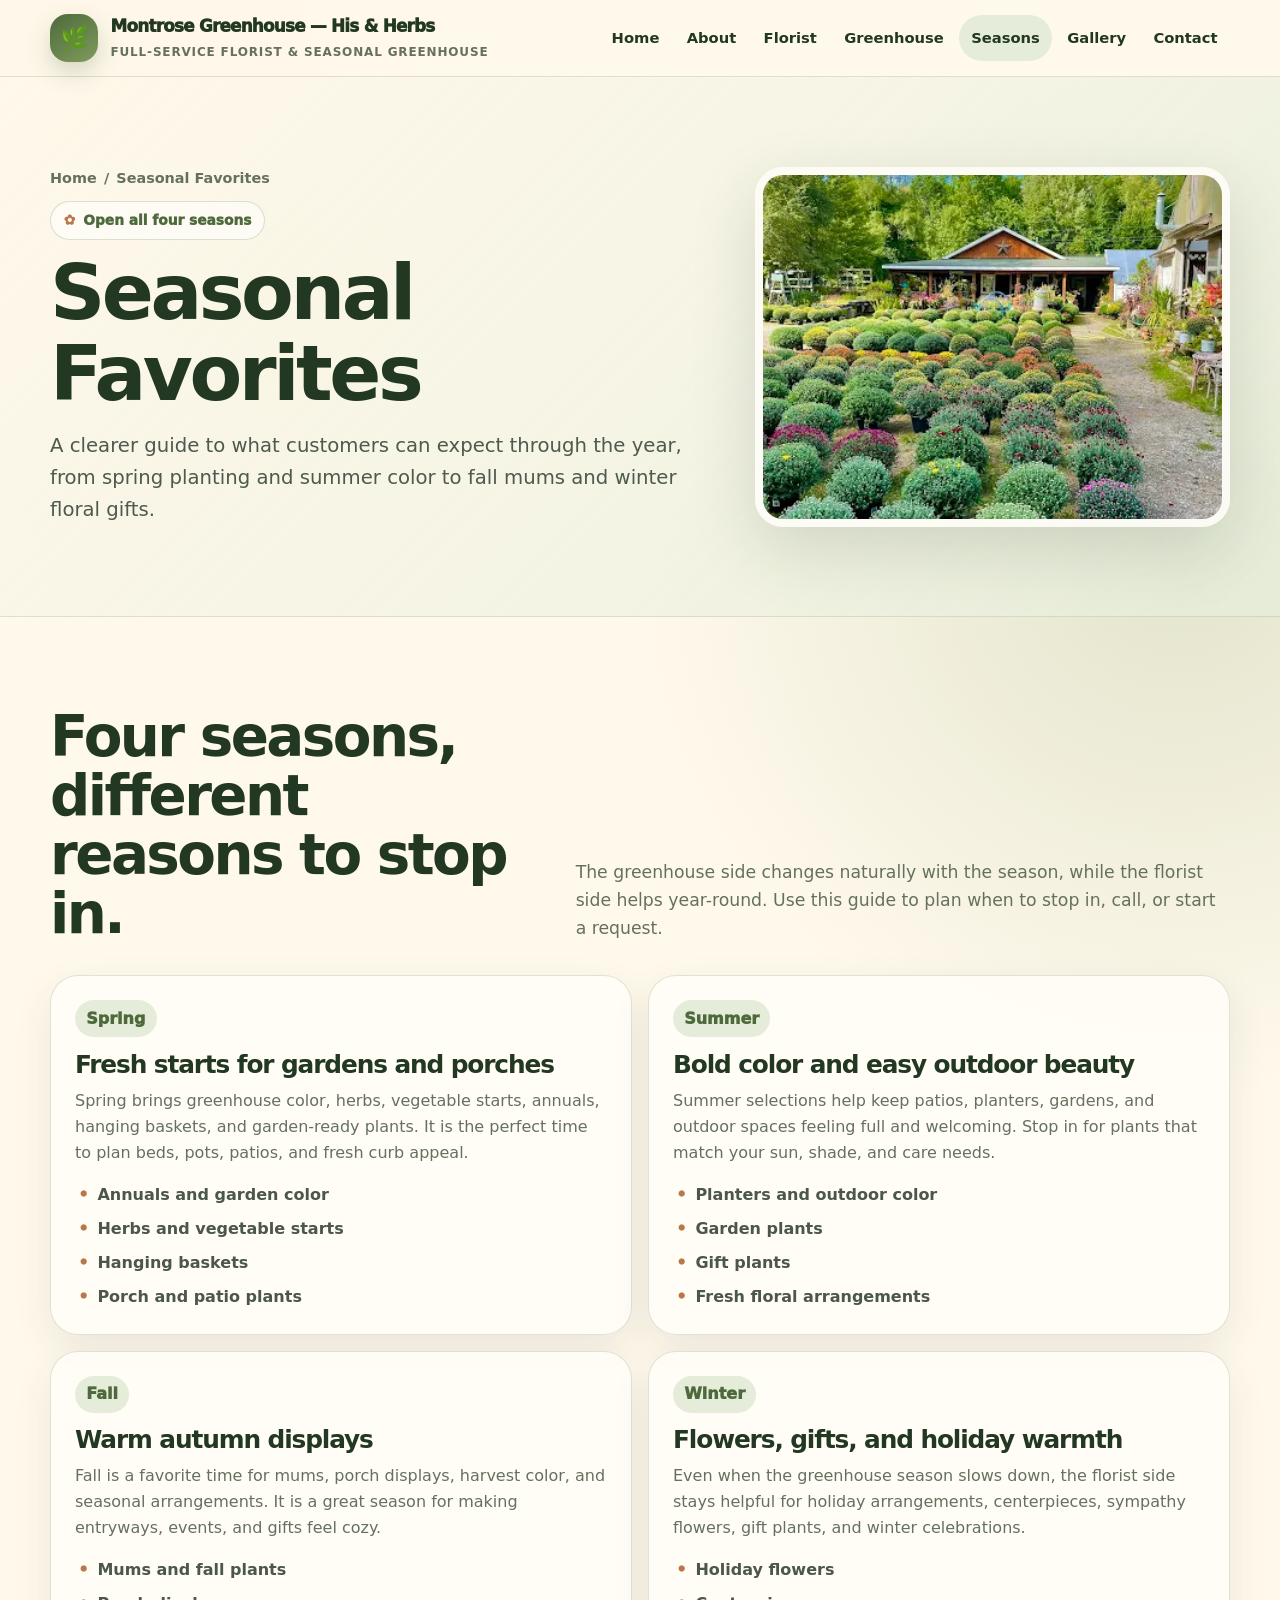
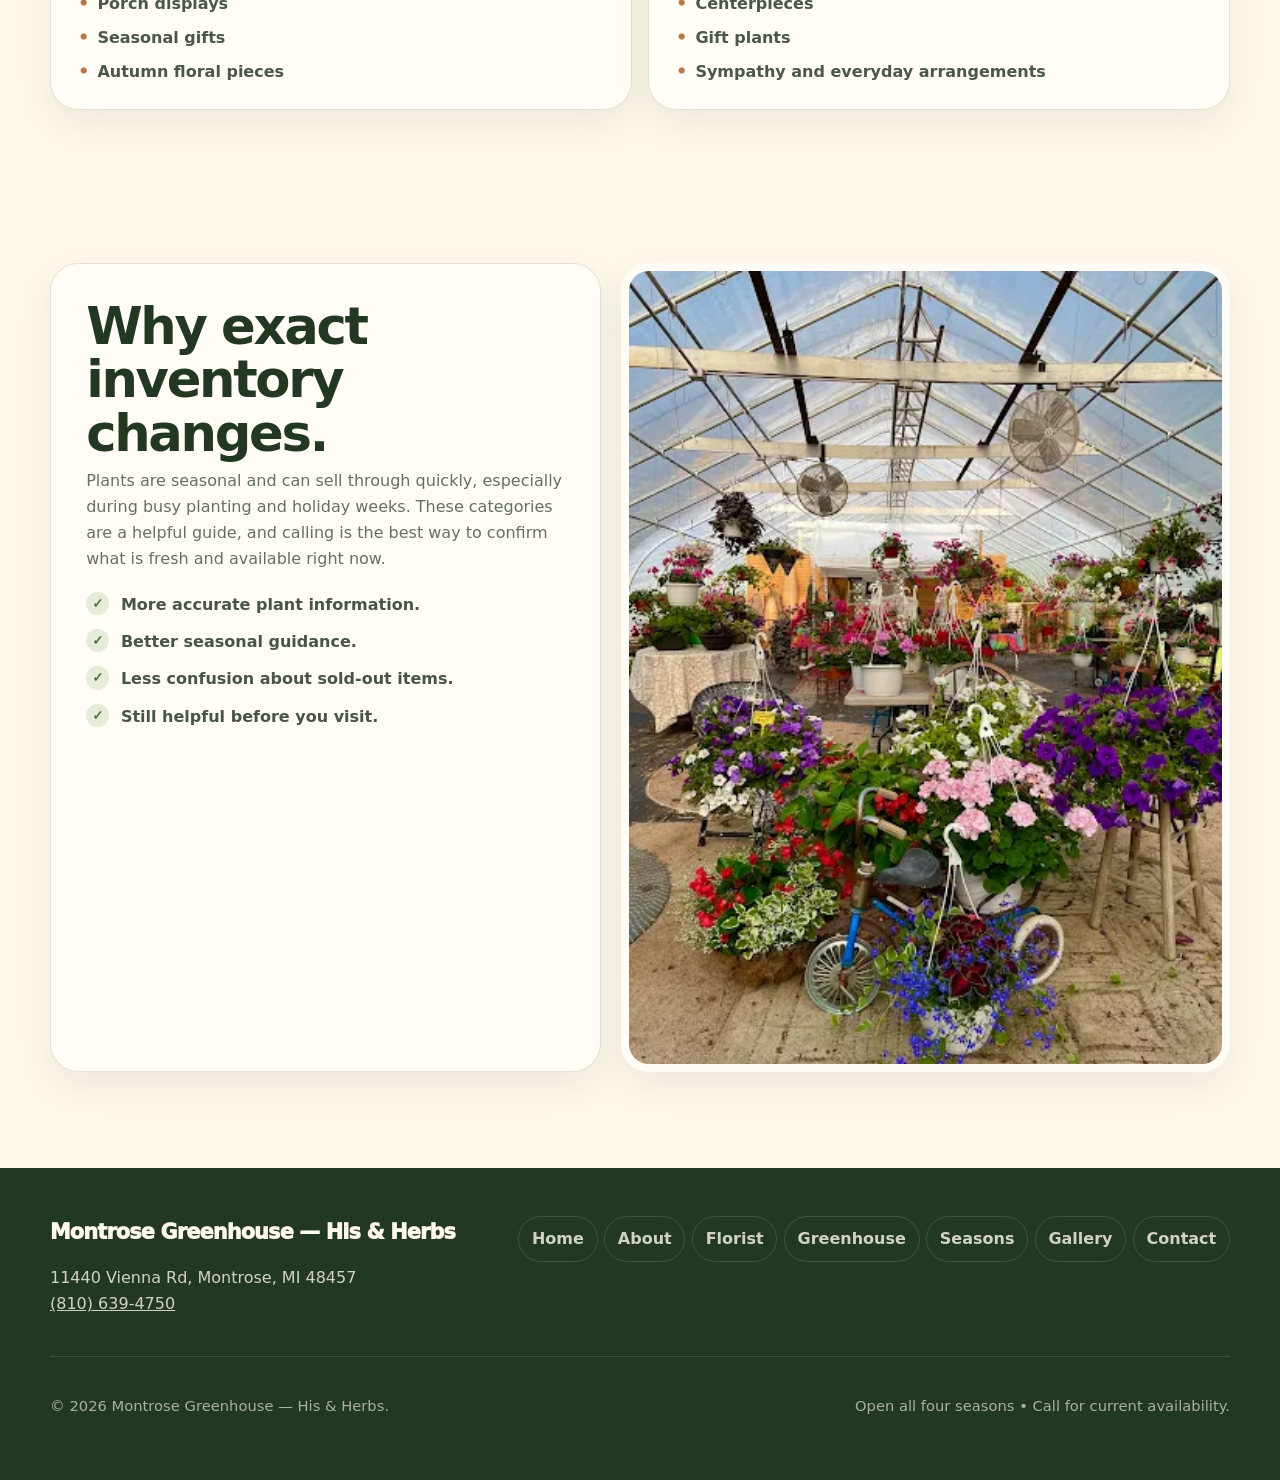
<file: seasons/index.html>
<!doctype html>
<html lang="en">
<head>
  <meta charset="utf-8" />
  <meta name="viewport" content="width=device-width, initial-scale=1" />
  <title>Seasonal Favorites | Montrose Greenhouse — His &amp; Herbs</title>
  <meta name="description" content="Season-by-season guide to spring, summer, fall, and winter flowers, plants, gifts, and greenhouse favorites from Montrose Greenhouse — His &amp; Herbs." />
  <meta name="theme-color" content="#4e6a3c" />
  <link rel="icon" type="image/svg+xml" href="/assets/favicon.svg" />
  <link rel="manifest" href="/site.webmanifest" />
  <meta property="og:title" content="Seasonal Favorites | Montrose Greenhouse — His &amp; Herbs" />
  <meta property="og:description" content="Season-by-season guide to spring, summer, fall, and winter flowers, plants, gifts, and greenhouse favorites from Montrose Greenhouse — His &amp; Herbs." />
  <meta property="og:type" content="website" />
  <meta property="og:image" content="/assets/storefront.webp" />
  <link rel="stylesheet" href="/assets/styles.css" />
</head>
<body>
<a class="skip-link" href="#main">Skip to content</a>
<header class="site-header">
  <div class="nav-wrap">
    <a class="brand" href="/" aria-label="Montrose Greenhouse home">
      <span class="brand-mark" aria-hidden="true">🌿</span>
      <span><span class="brand-title" data-text="business.name">Montrose Greenhouse — His & Herbs</span><span class="brand-subtitle" data-text="business.tagline">Full-service florist & seasonal greenhouse</span></span>
    </a>
    <button class="menu-btn" type="button" data-menu-button aria-expanded="false" aria-controls="site-nav">Menu</button>
    <nav class="nav-links" id="site-nav" data-nav-links aria-label="Main navigation"><a href="/">Home</a>
<a href="/about/">About</a>
<a href="/florist/">Florist</a>
<a href="/greenhouse/">Greenhouse</a>
<a href="/seasons/" aria-current="page">Seasons</a>
<a href="/gallery/">Gallery</a>
<a href="/contact/">Contact</a></nav>
  </div>
</header>
<main id="main">
<section class="page-hero">
  <div class="container page-hero-grid">
    <div>
      <div class="breadcrumb"><a href="/">Home</a><span>/</span><span>Seasonal Favorites</span></div>
      <span class="eyebrow">Open all four seasons</span>
      <h1>Seasonal Favorites</h1>
      <p>A clearer guide to what customers can expect through the year, from spring planting and summer color to fall mums and winter floral gifts.</p>
    </div>
    <div class="page-hero-img"><img src="/assets/greenhouse-mums.webp" alt="" loading="eager"></div>
  </div>
</section>
<section class="section"><div class="container"><div class="section-head"><h2>Four seasons, different reasons to stop in.</h2><p>The greenhouse side changes naturally with the season, while the florist side helps year-round. Use this guide to plan when to stop in, call, or start a request.</p></div><div class="season-grid" data-render="seasonCards"><article class="season-card" data-season="Spring"><h3>Fresh starts for gardens and porches</h3><p>Spring brings greenhouse color, herbs, vegetable starts, annuals, hanging baskets, and garden-ready plants. It is the perfect time to plan beds, pots, patios, and fresh curb appeal.</p><ul><li>Annuals and garden color</li><li>Herbs and vegetable starts</li><li>Hanging baskets</li><li>Porch and patio plants</li></ul></article><article class="season-card" data-season="Summer"><h3>Bold color and easy outdoor beauty</h3><p>Summer selections help keep patios, planters, gardens, and outdoor spaces feeling full and welcoming. Stop in for plants that match your sun, shade, and care needs.</p><ul><li>Planters and outdoor color</li><li>Garden plants</li><li>Gift plants</li><li>Fresh floral arrangements</li></ul></article><article class="season-card" data-season="Fall"><h3>Warm autumn displays</h3><p>Fall is a favorite time for mums, porch displays, harvest color, and seasonal arrangements. It is a great season for making entryways, events, and gifts feel cozy.</p><ul><li>Mums and fall plants</li><li>Porch displays</li><li>Seasonal gifts</li><li>Autumn floral pieces</li></ul></article><article class="season-card" data-season="Winter"><h3>Flowers, gifts, and holiday warmth</h3><p>Even when the greenhouse season slows down, the florist side stays helpful for holiday arrangements, centerpieces, sympathy flowers, gift plants, and winter celebrations.</p><ul><li>Holiday flowers</li><li>Centerpieces</li><li>Gift plants</li><li>Sympathy and everyday arrangements</li></ul></article></div></div></section>
<section class="section tight"><div class="container feature-grid"><div class="info-panel"><h2>Why exact inventory changes.</h2><p>Plants are seasonal and can sell through quickly, especially during busy planting and holiday weeks. These categories are a helpful guide, and calling is the best way to confirm what is fresh and available right now.</p><ul class="info-list"><li>More accurate plant information.</li><li>Better seasonal guidance.</li><li>Less confusion about sold-out items.</li><li>Still helpful before you visit.</li></ul></div><div class="feature-image"><img src="/assets/hanging-baskets.webp" alt="Hanging baskets" loading="lazy"></div></div></section>
</main><footer class="site-footer">
  <div class="container">
    <div class="footer-grid">
      <div>
        <div class="footer-brand" data-text="business.name">Montrose Greenhouse — His & Herbs</div>
        <p><span data-text="business.address">11440 Vienna Rd, Montrose, MI 48457</span><br><a data-href="business.phoneHref" href="tel:+18106394750" data-text="business.phone">(810) 639-4750</a></p>
      </div>
      <nav class="footer-links" aria-label="Footer navigation"><a href="/">Home</a>
<a href="/about/">About</a>
<a href="/florist/">Florist</a>
<a href="/greenhouse/">Greenhouse</a>
<a href="/seasons/">Seasons</a>
<a href="/gallery/">Gallery</a>
<a href="/contact/">Contact</a></nav>
    </div>
    <div class="footer-small">
      <p>© <span id="year">2026</span> Montrose Greenhouse — His & Herbs.</p>
      <p>Open all four seasons • Call for current availability.</p>
    </div>
  </div>
</footer>
<script>document.getElementById('year').textContent = new Date().getFullYear();</script>
<script src="/assets/site.js"></script></body></html>
</file>
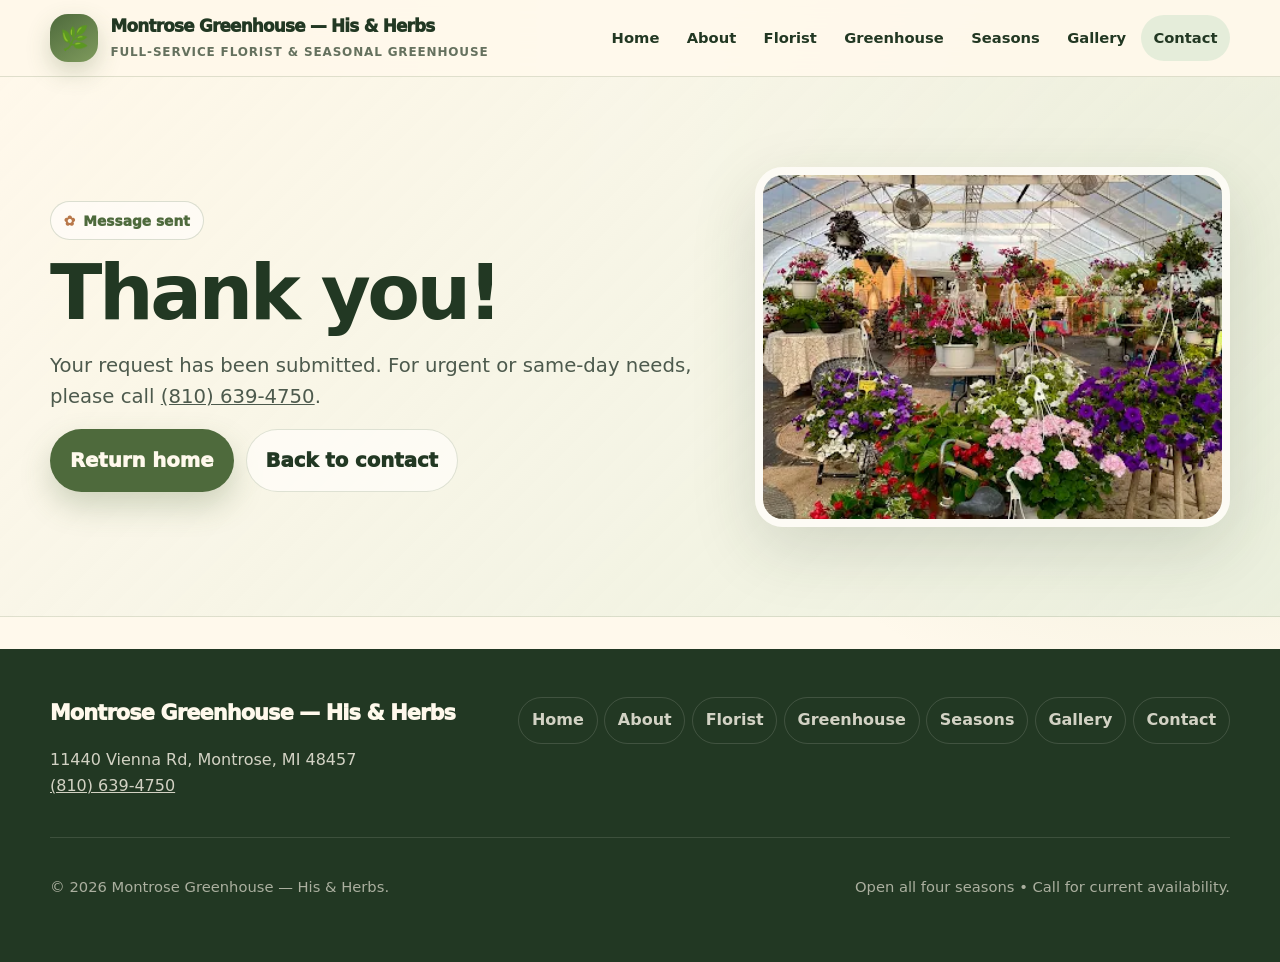
<file: thank-you/index.html>
<!doctype html>
<html lang="en">
<head>
  <meta charset="utf-8" />
  <meta name="viewport" content="width=device-width, initial-scale=1" />
  <title>Thank You | Montrose Greenhouse — His &amp; Herbs</title>
  <meta name="description" content="Thank you for contacting Montrose Greenhouse — His &amp; Herbs." />
  <meta name="theme-color" content="#4e6a3c" />
  <link rel="icon" type="image/svg+xml" href="/assets/favicon.svg" />
  <link rel="manifest" href="/site.webmanifest" />
  <meta property="og:title" content="Thank You | Montrose Greenhouse — His &amp; Herbs" />
  <meta property="og:description" content="Thank you for contacting Montrose Greenhouse — His &amp; Herbs." />
  <meta property="og:type" content="website" />
  <meta property="og:image" content="/assets/storefront.webp" />
  <link rel="stylesheet" href="/assets/styles.css" />
</head>
<body>
<a class="skip-link" href="#main">Skip to content</a>
<header class="site-header">
  <div class="nav-wrap">
    <a class="brand" href="/" aria-label="Montrose Greenhouse home">
      <span class="brand-mark" aria-hidden="true">🌿</span>
      <span><span class="brand-title" data-text="business.name">Montrose Greenhouse — His & Herbs</span><span class="brand-subtitle" data-text="business.tagline">Full-service florist & seasonal greenhouse</span></span>
    </a>
    <button class="menu-btn" type="button" data-menu-button aria-expanded="false" aria-controls="site-nav">Menu</button>
    <nav class="nav-links" id="site-nav" data-nav-links aria-label="Main navigation"><a href="/">Home</a>
<a href="/about/">About</a>
<a href="/florist/">Florist</a>
<a href="/greenhouse/">Greenhouse</a>
<a href="/seasons/">Seasons</a>
<a href="/gallery/">Gallery</a>
<a href="/contact/" aria-current="page">Contact</a></nav>
  </div>
</header>
<main id="main">
<section class="page-hero"><div class="container page-hero-grid"><div><span class="eyebrow">Message sent</span><h1>Thank you!</h1><p>Your request has been submitted. For urgent or same-day needs, please call <a href="tel:+18106394750">(810) 639-4750</a>.</p><p class="mini-actions"><a class="btn btn-primary" href="/">Return home</a><a class="btn btn-secondary" href="/contact/">Back to contact</a></p></div><div class="page-hero-img"><img src="/assets/hanging-baskets.webp" alt="Hanging baskets" loading="eager"></div></div></section>
</main><footer class="site-footer">
  <div class="container">
    <div class="footer-grid">
      <div>
        <div class="footer-brand" data-text="business.name">Montrose Greenhouse — His & Herbs</div>
        <p><span data-text="business.address">11440 Vienna Rd, Montrose, MI 48457</span><br><a data-href="business.phoneHref" href="tel:+18106394750" data-text="business.phone">(810) 639-4750</a></p>
      </div>
      <nav class="footer-links" aria-label="Footer navigation"><a href="/">Home</a>
<a href="/about/">About</a>
<a href="/florist/">Florist</a>
<a href="/greenhouse/">Greenhouse</a>
<a href="/seasons/">Seasons</a>
<a href="/gallery/">Gallery</a>
<a href="/contact/">Contact</a></nav>
    </div>
    <div class="footer-small">
      <p>© <span id="year">2026</span> Montrose Greenhouse — His & Herbs.</p>
      <p>Open all four seasons • Call for current availability.</p>
    </div>
  </div>
</footer>
<script>document.getElementById('year').textContent = new Date().getFullYear();</script>
<script src="/assets/site.js"></script></body></html>
</file>
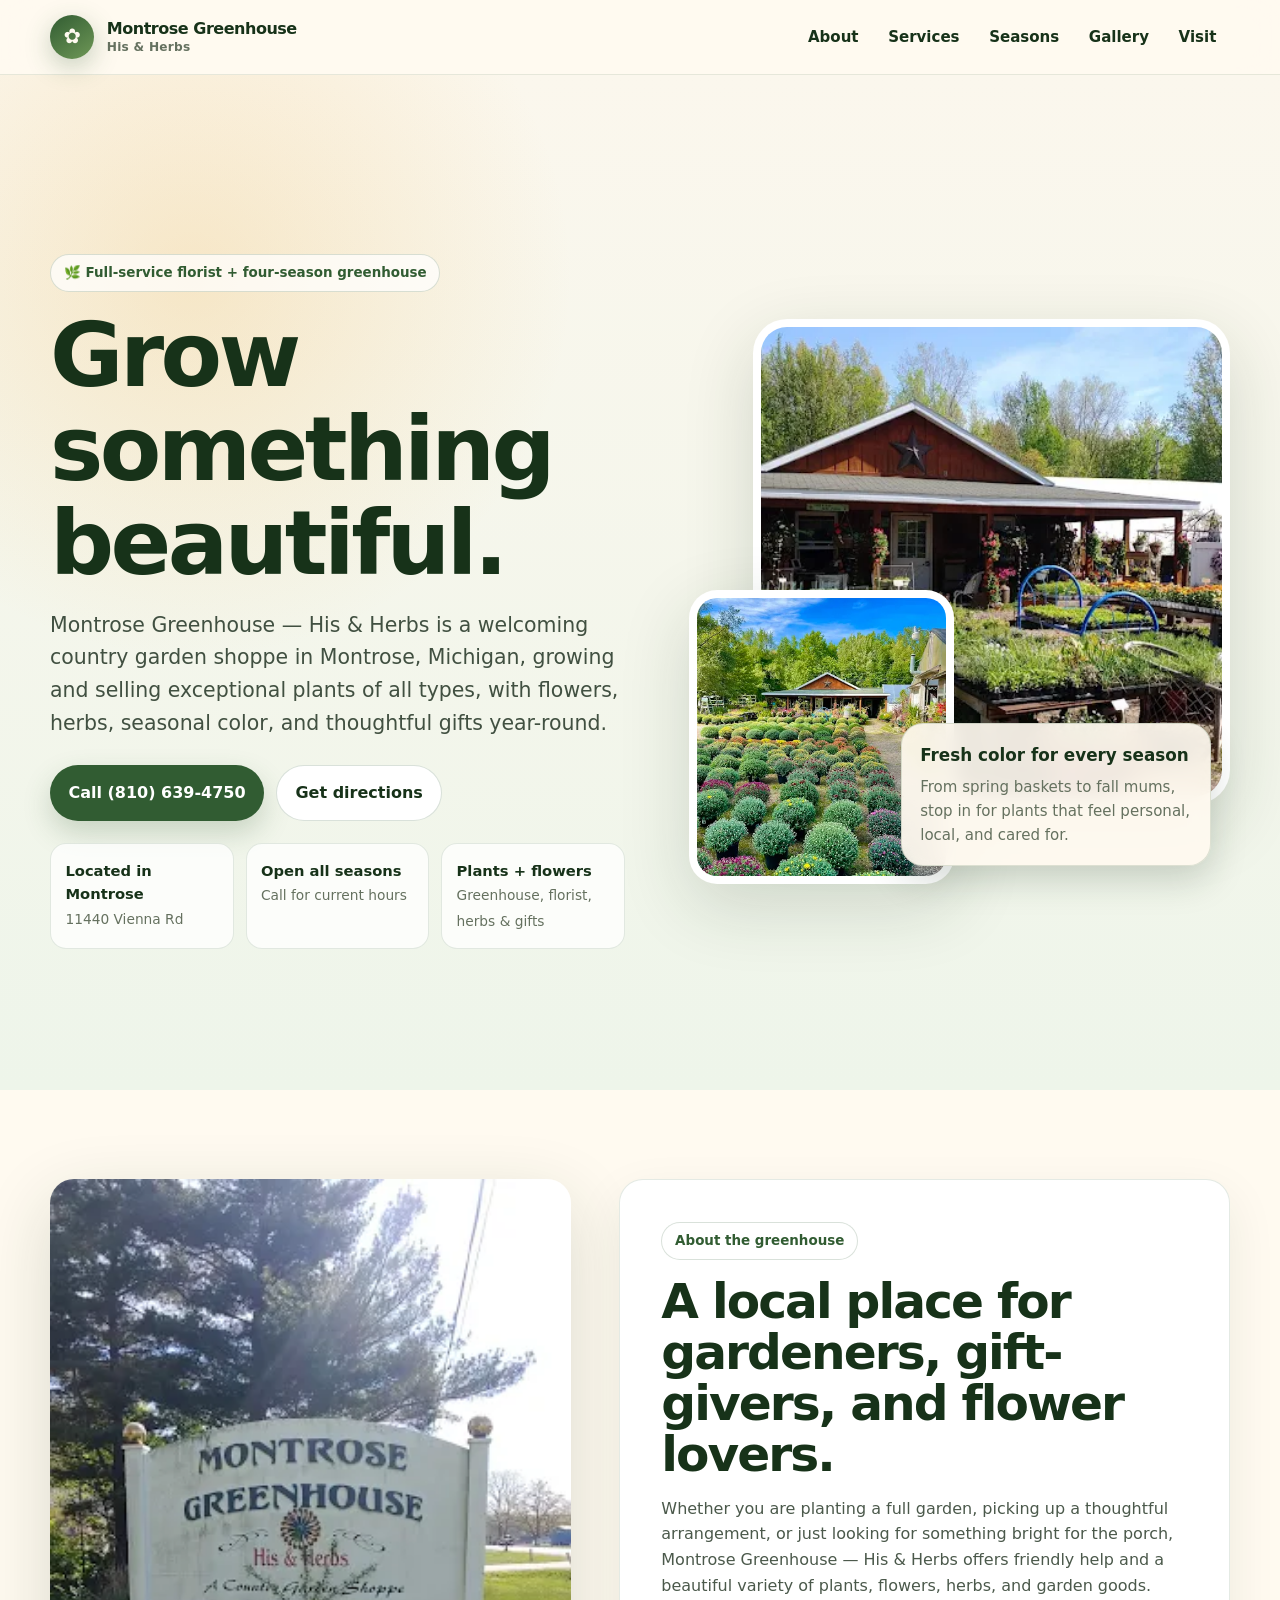
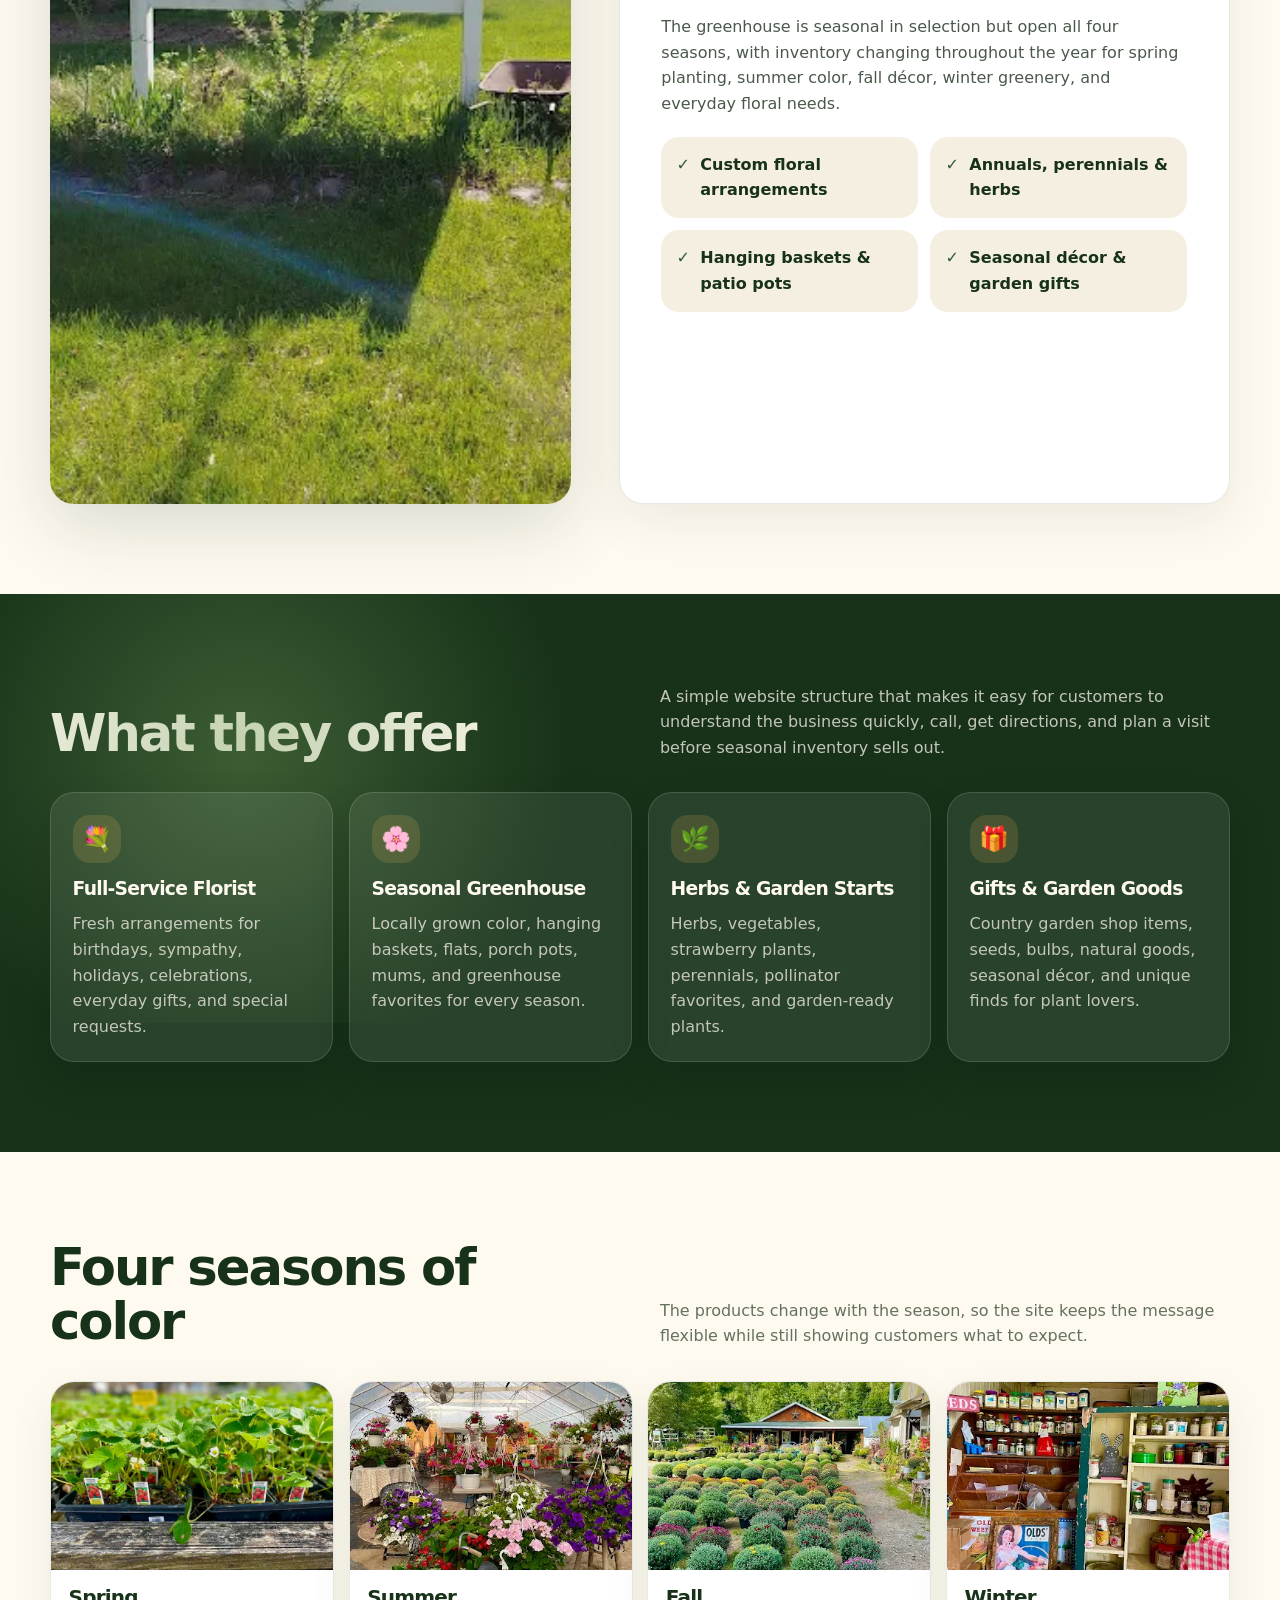
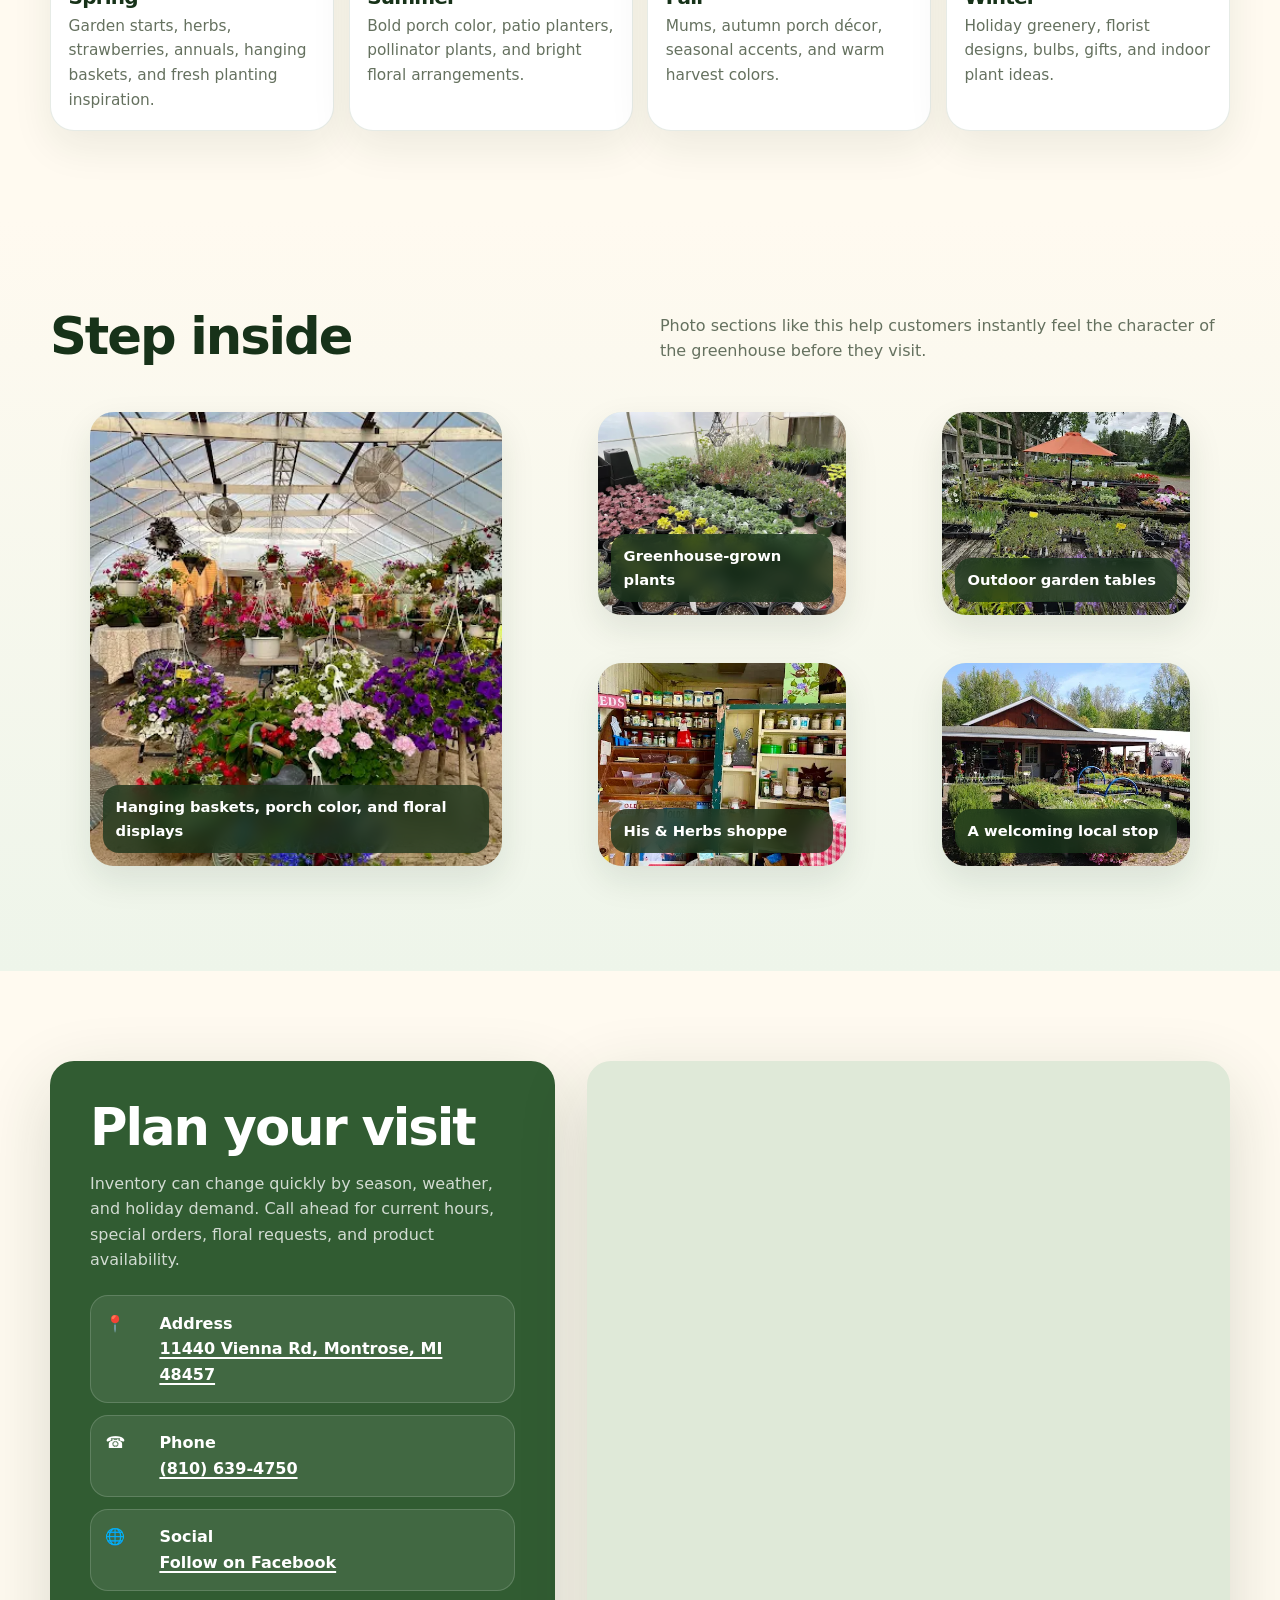
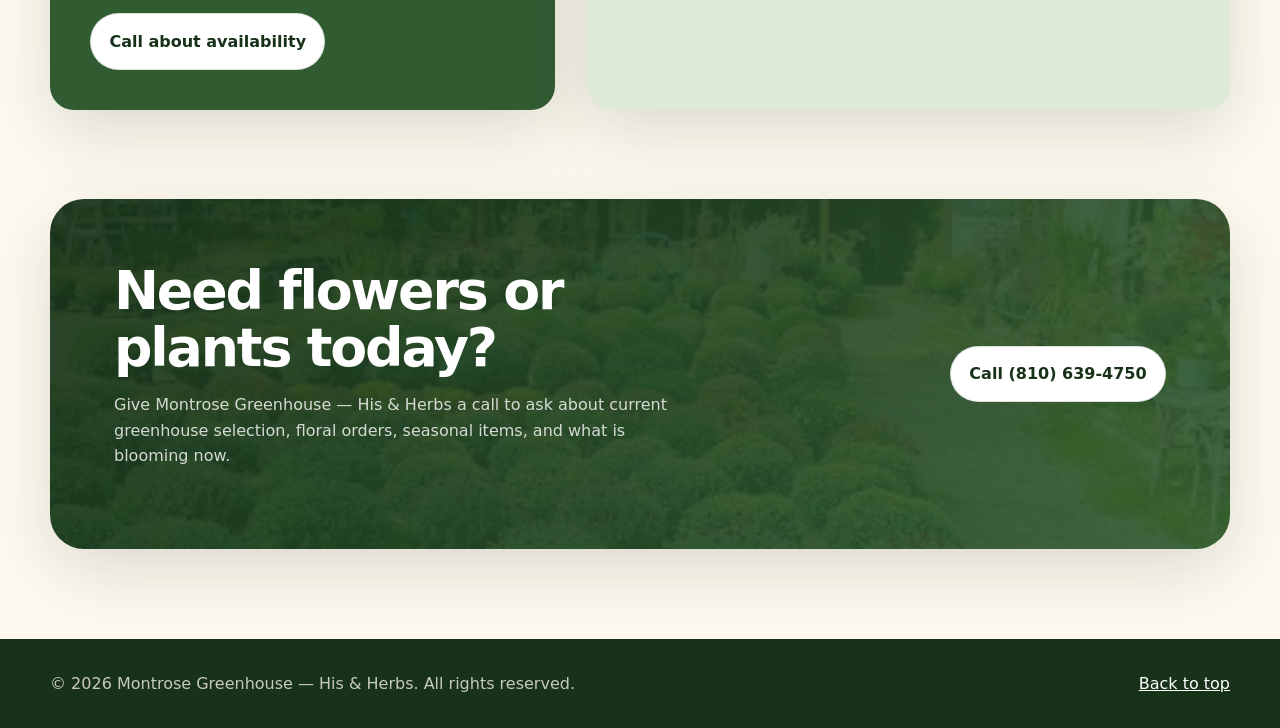
<file: preview.html>
<!doctype html>
<html lang="en">
<head>
  <meta charset="utf-8" />
  <meta name="viewport" content="width=device-width, initial-scale=1" />
  <title>Montrose Greenhouse — His & Herbs | Florist & Seasonal Greenhouse in Montrose, MI</title>
  <meta name="description" content="Montrose Greenhouse — His & Herbs is a full-service florist and seasonal greenhouse in Montrose, Michigan, open all four seasons with plants, flowers, herbs, gifts, and garden inspiration." />
  <meta name="theme-color" content="#315c32" />
  <meta property="og:title" content="Montrose Greenhouse — His & Herbs" />
  <meta property="og:description" content="Full-service florist and seasonal greenhouse in Montrose, MI. Exceptional plants, floral arrangements, herbs, gifts, and four-season garden inspiration." />
  <meta property="og:type" content="website" />
  <meta property="og:image" content="assets/storefront.webp" />
  <link rel="preload" href="assets/storefront.webp" as="image" />
  <style>
    :root {
      --forest: #315c32;
      --deep: #173219;
      --leaf: #6f9857;
      --sage: #dfe9d8;
      --cream: #fffaf0;
      --linen: #f5efe2;
      --sun: #f0b85a;
      --rose: #b65368;
      --clay: #b46a42;
      --ink: #243124;
      --muted: #65715f;
      --white: #ffffff;
      --shadow: 0 22px 70px rgba(23, 50, 25, .16);
      --radius: 24px;
      --radius-sm: 16px;
      --max: 1180px;
    }

    * { box-sizing: border-box; }
    html { scroll-behavior: smooth; }
    body {
      margin: 0;
      font-family: ui-sans-serif, system-ui, -apple-system, BlinkMacSystemFont, "Segoe UI", sans-serif;
      color: var(--ink);
      background: var(--cream);
      line-height: 1.6;
    }

    img { display: block; max-width: 100%; }
    a { color: inherit; }

    .skip-link {
      position: absolute;
      left: -999px;
      top: 1rem;
      background: var(--deep);
      color: var(--white);
      padding: .75rem 1rem;
      border-radius: .75rem;
      z-index: 50;
    }
    .skip-link:focus { left: 1rem; }

    .site-header {
      position: sticky;
      top: 0;
      z-index: 20;
      backdrop-filter: blur(18px);
      background: rgba(255, 250, 240, .86);
      border-bottom: 1px solid rgba(49, 92, 50, .12);
    }
    .nav-wrap {
      width: min(var(--max), calc(100% - 2rem));
      margin: 0 auto;
      min-height: 74px;
      display: flex;
      align-items: center;
      justify-content: space-between;
      gap: 1rem;
    }
    .brand {
      display: flex;
      align-items: center;
      gap: .8rem;
      text-decoration: none;
      font-weight: 800;
      letter-spacing: -.03em;
      color: var(--deep);
    }
    .brand-mark {
      width: 44px;
      height: 44px;
      border-radius: 50%;
      display: grid;
      place-items: center;
      background: linear-gradient(145deg, var(--forest), var(--leaf));
      color: var(--cream);
      box-shadow: 0 8px 26px rgba(49, 92, 50, .28);
      font-size: 1.3rem;
    }
    .brand small {
      display: block;
      color: var(--muted);
      font-weight: 700;
      font-size: .76rem;
      letter-spacing: .02em;
      margin-top: -.2rem;
    }
    .nav-links {
      display: flex;
      align-items: center;
      gap: .15rem;
    }
    .nav-links a {
      text-decoration: none;
      color: var(--deep);
      font-weight: 700;
      font-size: .94rem;
      padding: .75rem .85rem;
      border-radius: 999px;
    }
    .nav-links a:hover { background: var(--sage); }
    .menu-btn {
      display: none;
      border: 0;
      background: var(--forest);
      color: var(--white);
      padding: .7rem .9rem;
      border-radius: 999px;
      font-weight: 800;
      cursor: pointer;
    }

    .btn {
      display: inline-flex;
      align-items: center;
      justify-content: center;
      gap: .5rem;
      border: 0;
      border-radius: 999px;
      padding: .9rem 1.15rem;
      font-weight: 850;
      text-decoration: none;
      cursor: pointer;
      transition: transform .18s ease, box-shadow .18s ease, background .18s ease;
    }
    .btn:hover { transform: translateY(-2px); }
    .btn-primary {
      background: var(--forest);
      color: var(--white);
      box-shadow: 0 12px 28px rgba(49, 92, 50, .22);
    }
    .btn-primary:hover { background: var(--deep); }
    .btn-secondary {
      background: var(--white);
      color: var(--deep);
      border: 1px solid rgba(49, 92, 50, .18);
    }
    .btn-secondary:hover { box-shadow: 0 10px 26px rgba(23, 50, 25, .10); }

    .hero {
      position: relative;
      overflow: hidden;
      background: radial-gradient(circle at 15% 20%, rgba(240, 184, 90, .26), transparent 28%), linear-gradient(180deg, #fbf7ed 0%, #eef5ea 100%);
    }
    .hero-inner {
      width: min(var(--max), calc(100% - 2rem));
      margin: 0 auto;
      padding: clamp(3rem, 7vw, 6.7rem) 0 3.2rem;
      display: grid;
      grid-template-columns: 1.03fr .97fr;
      align-items: center;
      gap: clamp(2rem, 5vw, 4.5rem);
    }
    .eyebrow {
      display: inline-flex;
      align-items: center;
      gap: .5rem;
      width: fit-content;
      padding: .45rem .8rem;
      border: 1px solid rgba(49, 92, 50, .18);
      background: rgba(255, 255, 255, .72);
      border-radius: 999px;
      color: var(--forest);
      font-weight: 850;
      font-size: .84rem;
      margin-bottom: 1rem;
    }
    h1, h2, h3 { line-height: 1.05; margin: 0; color: var(--deep); letter-spacing: -.04em; }
    h1 { font-size: clamp(2.8rem, 7vw, 6.4rem); max-width: 10ch; }
    .hero-copy p {
      color: #415041;
      font-size: clamp(1.04rem, 1.8vw, 1.28rem);
      max-width: 58ch;
      margin: 1.15rem 0 1.55rem;
    }
    .hero-actions { display: flex; flex-wrap: wrap; gap: .75rem; margin-bottom: 1.25rem; }
    .quick-info {
      display: grid;
      grid-template-columns: repeat(3, minmax(0, 1fr));
      gap: .75rem;
      max-width: 640px;
      margin-top: 1.4rem;
    }
    .quick-card {
      background: rgba(255,255,255,.76);
      border: 1px solid rgba(49, 92, 50, .13);
      padding: .9rem;
      border-radius: var(--radius-sm);
    }
    .quick-card strong { display: block; color: var(--deep); font-size: .92rem; }
    .quick-card span { color: var(--muted); font-size: .86rem; }
    .hero-photos {
      position: relative;
      min-height: 565px;
    }
    .photo-stack {
      position: absolute;
      border-radius: 34px;
      overflow: hidden;
      box-shadow: var(--shadow);
      border: 8px solid rgba(255,255,255,.84);
      background: var(--white);
    }
    .photo-stack img { width: 100%; height: 100%; object-fit: cover; }
    .photo-main { inset: 0 0 5rem 4rem; }
    .photo-small { width: 49%; height: 52%; left: 0; bottom: 0; border-radius: 28px; }
    .floating-card {
      position: absolute;
      right: 1.2rem;
      bottom: 1.1rem;
      width: min(310px, 82%);
      padding: 1.15rem;
      border-radius: 22px;
      background: rgba(255, 250, 240, .92);
      border: 1px solid rgba(49, 92, 50, .16);
      box-shadow: 0 14px 36px rgba(23, 50, 25, .18);
      backdrop-filter: blur(10px);
    }
    .floating-card strong { color: var(--deep); display: block; font-size: 1.05rem; }
    .floating-card p { margin: .35rem 0 0; color: var(--muted); font-size: .94rem; }

    section { padding: clamp(3.5rem, 7vw, 6rem) 0; }
    .container { width: min(var(--max), calc(100% - 2rem)); margin: 0 auto; }
    .section-head {
      display: flex;
      align-items: end;
      justify-content: space-between;
      gap: 2rem;
      margin-bottom: 2rem;
    }
    .section-head h2 { font-size: clamp(2rem, 4vw, 3.6rem); max-width: 12ch; }
    .section-head p { margin: 0; max-width: 56ch; color: var(--muted); }

    .about-grid {
      display: grid;
      grid-template-columns: .92fr 1.08fr;
      gap: clamp(1.4rem, 4vw, 3rem);
      align-items: stretch;
    }
    .about-image {
      min-height: 500px;
      border-radius: var(--radius);
      overflow: hidden;
      box-shadow: var(--shadow);
    }
    .about-image img { width: 100%; height: 100%; object-fit: cover; }
    .about-panel {
      background: var(--white);
      border: 1px solid rgba(49, 92, 50, .13);
      border-radius: var(--radius);
      padding: clamp(1.4rem, 4vw, 2.6rem);
      box-shadow: 0 18px 50px rgba(23, 50, 25, .08);
    }
    .about-panel h2 { font-size: clamp(2rem, 3.8vw, 3.4rem); margin-bottom: 1rem; }
    .about-panel p { color: #4b594b; margin: 0 0 1rem; }
    .feature-list {
      display: grid;
      grid-template-columns: repeat(2, minmax(0, 1fr));
      gap: .75rem;
      margin-top: 1.25rem;
    }
    .feature-item {
      display: flex;
      gap: .65rem;
      align-items: flex-start;
      padding: .95rem;
      border-radius: 18px;
      background: var(--linen);
      color: var(--deep);
      font-weight: 750;
    }
    .feature-item span:first-child { color: var(--forest); }

    .services { background: var(--deep); color: var(--cream); position: relative; overflow: hidden; }
    .services::before {
      content: "";
      position: absolute;
      inset: -20% 48% auto -14%;
      height: 540px;
      background: radial-gradient(circle, rgba(111,152,87,.42), transparent 65%);
      pointer-events: none;
    }
    .services h2, .services h3 { color: var(--cream); }
    .services .section-head p { color: rgba(255,250,240,.74); }
    .services-grid {
      position: relative;
      display: grid;
      grid-template-columns: repeat(4, minmax(0, 1fr));
      gap: 1rem;
    }
    .service-card {
      min-height: 262px;
      padding: 1.35rem;
      border-radius: var(--radius);
      background: rgba(255,255,255,.08);
      border: 1px solid rgba(255,255,255,.14);
      box-shadow: 0 18px 40px rgba(0,0,0,.14);
    }
    .service-card .icon {
      width: 48px;
      height: 48px;
      border-radius: 17px;
      display: grid;
      place-items: center;
      background: rgba(240, 184, 90, .16);
      margin-bottom: 1rem;
      font-size: 1.5rem;
    }
    .service-card p { color: rgba(255,250,240,.72); margin: .8rem 0 0; }

    .season-strip {
      display: grid;
      grid-template-columns: repeat(4, minmax(0, 1fr));
      gap: .9rem;
    }
    .season-card {
      border-radius: var(--radius);
      overflow: hidden;
      background: var(--white);
      border: 1px solid rgba(49, 92, 50, .12);
      box-shadow: 0 16px 40px rgba(23, 50, 25, .08);
    }
    .season-card img { height: 188px; width: 100%; object-fit: cover; }
    .season-card div { padding: 1.1rem; }
    .season-card h3 { font-size: 1.25rem; margin-bottom: .35rem; }
    .season-card p { margin: 0; color: var(--muted); font-size: .96rem; }

    .gallery { background: linear-gradient(180deg, var(--cream), #eef5ea); }
    .gallery-grid {
      display: grid;
      grid-template-columns: 1.2fr .8fr .8fr;
      grid-auto-rows: 235px;
      gap: 1rem;
    }
    .gallery-item {
      position: relative;
      overflow: hidden;
      border-radius: var(--radius);
      box-shadow: 0 14px 34px rgba(23, 50, 25, .10);
      background: var(--sage);
    }
    .gallery-item.large { grid-row: span 2; }
    .gallery-item img { width: 100%; height: 100%; object-fit: cover; transition: transform .45s ease; }
    .gallery-item:hover img { transform: scale(1.045); }
    .gallery-caption {
      position: absolute;
      left: .8rem;
      right: .8rem;
      bottom: .8rem;
      border-radius: 16px;
      padding: .65rem .8rem;
      background: rgba(23, 50, 25, .76);
      color: var(--white);
      font-weight: 800;
      backdrop-filter: blur(8px);
      font-size: .92rem;
    }

    .visit-grid {
      display: grid;
      grid-template-columns: .88fr 1.12fr;
      gap: clamp(1rem, 4vw, 2rem);
      align-items: stretch;
    }
    .contact-card {
      background: var(--forest);
      color: var(--white);
      border-radius: var(--radius);
      padding: clamp(1.4rem, 4vw, 2.5rem);
      box-shadow: var(--shadow);
    }
    .contact-card h2 { color: var(--white); font-size: clamp(2rem, 4vw, 3.35rem); margin-bottom: .75rem; }
    .contact-card p { color: rgba(255,255,255,.78); }
    .contact-list { display: grid; gap: .75rem; margin: 1.4rem 0; }
    .contact-row {
      display: grid;
      grid-template-columns: 42px 1fr;
      gap: .75rem;
      align-items: start;
      padding: .9rem;
      border: 1px solid rgba(255,255,255,.16);
      background: rgba(255,255,255,.08);
      border-radius: 18px;
    }
    .contact-row b { display: block; }
    .contact-row a { color: var(--white); font-weight: 750; text-decoration-thickness: 2px; text-underline-offset: 3px; }
    .map-card {
      min-height: 470px;
      border: 0;
      width: 100%;
      border-radius: var(--radius);
      box-shadow: var(--shadow);
      background: var(--sage);
    }

    .cta {
      padding: 0 0 clamp(3.5rem, 7vw, 6rem);
    }
    .cta-card {
      position: relative;
      overflow: hidden;
      border-radius: 34px;
      padding: clamp(2rem, 5vw, 4rem);
      background: linear-gradient(135deg, rgba(23,50,25,.92), rgba(49,92,50,.88)), url('assets/greenhouse-mums.webp') center / cover;
      color: var(--white);
      display: grid;
      grid-template-columns: 1fr auto;
      gap: 1.5rem;
      align-items: center;
      box-shadow: var(--shadow);
    }
    .cta-card h2 { color: var(--white); font-size: clamp(2rem, 4.2vw, 3.6rem); max-width: 14ch; }
    .cta-card p { color: rgba(255,255,255,.8); max-width: 58ch; }

    footer {
      background: var(--deep);
      color: rgba(255,250,240,.76);
      padding: 2rem 0;
    }
    .footer-inner {
      width: min(var(--max), calc(100% - 2rem));
      margin: 0 auto;
      display: flex;
      justify-content: space-between;
      gap: 1rem;
      flex-wrap: wrap;
      align-items: center;
    }
    footer a { color: var(--white); }

    @media (max-width: 980px) {
      .hero-inner, .about-grid, .visit-grid { grid-template-columns: 1fr; }
      .hero-photos { min-height: 500px; }
      .photo-main { inset: 0 0 5.5rem 2rem; }
      .services-grid, .season-strip { grid-template-columns: repeat(2, minmax(0, 1fr)); }
      .gallery-grid { grid-template-columns: 1fr 1fr; }
      .gallery-item.large { grid-column: span 2; grid-row: span 1; }
      .cta-card { grid-template-columns: 1fr; }
    }
    @media (max-width: 760px) {
      .menu-btn { display: inline-flex; }
      .nav-links {
        position: absolute;
        top: 74px;
        left: 1rem;
        right: 1rem;
        display: none;
        flex-direction: column;
        align-items: stretch;
        padding: .6rem;
        background: var(--cream);
        border: 1px solid rgba(49, 92, 50, .14);
        border-radius: 20px;
        box-shadow: var(--shadow);
      }
      .nav-links.open { display: flex; }
      .nav-links a { border-radius: 14px; }
      .hero-inner { padding-top: 2.2rem; }
      h1 { max-width: 12ch; }
      .quick-info { grid-template-columns: 1fr; }
      .hero-photos { min-height: 430px; }
      .photo-main { inset: 0 0 4rem 0; }
      .photo-small { width: 58%; height: 46%; }
      .floating-card { right: .4rem; bottom: .25rem; }
      .section-head { display: block; }
      .section-head p { margin-top: .85rem; }
      .feature-list, .services-grid, .season-strip, .gallery-grid { grid-template-columns: 1fr; }
      .gallery-item.large { grid-column: auto; }
      .gallery-grid { grid-auto-rows: 260px; }
    }
  </style>
  <script type="application/ld+json">
  {
    "@context": "https://schema.org",
    "@type": "LocalBusiness",
    "name": "Montrose Greenhouse — His & Herbs",
    "image": "assets/storefront.webp",
    "telephone": "+1-810-639-4750",
    "address": {
      "@type": "PostalAddress",
      "streetAddress": "11440 Vienna Rd",
      "addressLocality": "Montrose",
      "addressRegion": "MI",
      "postalCode": "48457",
      "addressCountry": "US"
    },
    "url": "https://www.facebook.com/p/Montrose-Greenhouse-100063505872551/",
    "description": "Full-service florist and seasonal greenhouse in Montrose, Michigan, open all four seasons with plants, flowers, herbs, and garden goods."
  }
  </script>
</head>
<body>
  <a class="skip-link" href="#main">Skip to main content</a>
  <header class="site-header">
    <div class="nav-wrap">
      <a class="brand" href="#top" aria-label="Montrose Greenhouse home">
        <span class="brand-mark" aria-hidden="true">✿</span>
        <span>Montrose Greenhouse <small>His & Herbs</small></span>
      </a>
      <button class="menu-btn" id="menuBtn" aria-label="Open menu" aria-expanded="false">Menu</button>
      <nav class="nav-links" id="navLinks" aria-label="Main navigation">
        <a href="#about">About</a>
        <a href="#services">Services</a>
        <a href="#seasons">Seasons</a>
        <a href="#gallery">Gallery</a>
        <a href="#visit">Visit</a>
      </nav>
    </div>
  </header>

  <main id="main">
    <section class="hero" id="top">
      <div class="hero-inner">
        <div class="hero-copy">
          <span class="eyebrow">🌿 Full-service florist + four-season greenhouse</span>
          <h1>Grow something beautiful.</h1>
          <p>Montrose Greenhouse — His & Herbs is a welcoming country garden shoppe in Montrose, Michigan, growing and selling exceptional plants of all types, with flowers, herbs, seasonal color, and thoughtful gifts year-round.</p>
          <div class="hero-actions">
            <a class="btn btn-primary" href="tel:+18106394750">Call (810) 639-4750</a>
            <a class="btn btn-secondary" href="https://www.google.com/maps/search/?api=1&query=11440+Vienna+Rd,+Montrose,+MI+48457" target="_blank" rel="noopener">Get directions</a>
          </div>
          <div class="quick-info" aria-label="Business highlights">
            <div class="quick-card"><strong>Located in Montrose</strong><span>11440 Vienna Rd</span></div>
            <div class="quick-card"><strong>Open all seasons</strong><span>Call for current hours</span></div>
            <div class="quick-card"><strong>Plants + flowers</strong><span>Greenhouse, florist, herbs & gifts</span></div>
          </div>
        </div>
        <div class="hero-photos" aria-hidden="true">
          <div class="photo-stack photo-main"><img src="assets/storefront.webp" alt="Montrose Greenhouse storefront surrounded by plants" /></div>
          <div class="photo-stack photo-small"><img src="assets/greenhouse-mums.webp" alt="Rows of colorful mums at Montrose Greenhouse" /></div>
          <div class="floating-card">
            <strong>Fresh color for every season</strong>
            <p>From spring baskets to fall mums, stop in for plants that feel personal, local, and cared for.</p>
          </div>
        </div>
      </div>
    </section>

    <section id="about">
      <div class="container about-grid">
        <div class="about-image"><img src="assets/montrose-sign.webp" alt="Montrose Greenhouse His and Herbs sign" /></div>
        <div class="about-panel">
          <span class="eyebrow">About the greenhouse</span>
          <h2>A local place for gardeners, gift-givers, and flower lovers.</h2>
          <p>Whether you are planting a full garden, picking up a thoughtful arrangement, or just looking for something bright for the porch, Montrose Greenhouse — His & Herbs offers friendly help and a beautiful variety of plants, flowers, herbs, and garden goods.</p>
          <p>The greenhouse is seasonal in selection but open all four seasons, with inventory changing throughout the year for spring planting, summer color, fall décor, winter greenery, and everyday floral needs.</p>
          <div class="feature-list">
            <div class="feature-item"><span>✓</span><span>Custom floral arrangements</span></div>
            <div class="feature-item"><span>✓</span><span>Annuals, perennials & herbs</span></div>
            <div class="feature-item"><span>✓</span><span>Hanging baskets & patio pots</span></div>
            <div class="feature-item"><span>✓</span><span>Seasonal décor & garden gifts</span></div>
          </div>
        </div>
      </div>
    </section>

    <section class="services" id="services">
      <div class="container">
        <div class="section-head">
          <h2>What they offer</h2>
          <p>A simple website structure that makes it easy for customers to understand the business quickly, call, get directions, and plan a visit before seasonal inventory sells out.</p>
        </div>
        <div class="services-grid">
          <article class="service-card">
            <div class="icon" aria-hidden="true">💐</div>
            <h3>Full-Service Florist</h3>
            <p>Fresh arrangements for birthdays, sympathy, holidays, celebrations, everyday gifts, and special requests.</p>
          </article>
          <article class="service-card">
            <div class="icon" aria-hidden="true">🌸</div>
            <h3>Seasonal Greenhouse</h3>
            <p>Locally grown color, hanging baskets, flats, porch pots, mums, and greenhouse favorites for every season.</p>
          </article>
          <article class="service-card">
            <div class="icon" aria-hidden="true">🌿</div>
            <h3>Herbs & Garden Starts</h3>
            <p>Herbs, vegetables, strawberry plants, perennials, pollinator favorites, and garden-ready plants.</p>
          </article>
          <article class="service-card">
            <div class="icon" aria-hidden="true">🎁</div>
            <h3>Gifts & Garden Goods</h3>
            <p>Country garden shop items, seeds, bulbs, natural goods, seasonal décor, and unique finds for plant lovers.</p>
          </article>
        </div>
      </div>
    </section>

    <section id="seasons">
      <div class="container">
        <div class="section-head">
          <h2>Four seasons of color</h2>
          <p>The products change with the season, so the site keeps the message flexible while still showing customers what to expect.</p>
        </div>
        <div class="season-strip">
          <article class="season-card">
            <img src="assets/strawberry-starts.webp" alt="Strawberry plants in trays" />
            <div><h3>Spring</h3><p>Garden starts, herbs, strawberries, annuals, hanging baskets, and fresh planting inspiration.</p></div>
          </article>
          <article class="season-card">
            <img src="assets/hanging-baskets.webp" alt="Hanging flower baskets inside the greenhouse" />
            <div><h3>Summer</h3><p>Bold porch color, patio planters, pollinator plants, and bright floral arrangements.</p></div>
          </article>
          <article class="season-card">
            <img src="assets/greenhouse-mums.webp" alt="Rows of fall mums" />
            <div><h3>Fall</h3><p>Mums, autumn porch décor, seasonal accents, and warm harvest colors.</p></div>
          </article>
          <article class="season-card">
            <img src="assets/garden-shop.webp" alt="Garden shop shelves with seeds and goods" />
            <div><h3>Winter</h3><p>Holiday greenery, florist designs, bulbs, gifts, and indoor plant ideas.</p></div>
          </article>
        </div>
      </div>
    </section>

    <section class="gallery" id="gallery">
      <div class="container">
        <div class="section-head">
          <h2>Step inside</h2>
          <p>Photo sections like this help customers instantly feel the character of the greenhouse before they visit.</p>
        </div>
        <div class="gallery-grid">
          <figure class="gallery-item large">
            <img src="assets/hanging-baskets.webp" alt="Colorful hanging baskets and flowers inside greenhouse" />
            <figcaption class="gallery-caption">Hanging baskets, porch color, and floral displays</figcaption>
          </figure>
          <figure class="gallery-item">
            <img src="assets/inside-greenhouse-plants.webp" alt="Potted plants inside greenhouse" />
            <figcaption class="gallery-caption">Greenhouse-grown plants</figcaption>
          </figure>
          <figure class="gallery-item">
            <img src="assets/outdoor-plant-tables.webp" alt="Outdoor plant tables with herbs and flowers" />
            <figcaption class="gallery-caption">Outdoor garden tables</figcaption>
          </figure>
          <figure class="gallery-item">
            <img src="assets/garden-shop.webp" alt="Country garden shop shelves" />
            <figcaption class="gallery-caption">His & Herbs shoppe</figcaption>
          </figure>
          <figure class="gallery-item">
            <img src="assets/storefront.webp" alt="Montrose Greenhouse storefront" />
            <figcaption class="gallery-caption">A welcoming local stop</figcaption>
          </figure>
        </div>
      </div>
    </section>

    <section id="visit">
      <div class="container visit-grid">
        <div class="contact-card">
          <h2>Plan your visit</h2>
          <p>Inventory can change quickly by season, weather, and holiday demand. Call ahead for current hours, special orders, floral requests, and product availability.</p>
          <div class="contact-list">
            <div class="contact-row"><span aria-hidden="true">📍</span><div><b>Address</b><a href="https://www.google.com/maps/search/?api=1&query=11440+Vienna+Rd,+Montrose,+MI+48457" target="_blank" rel="noopener">11440 Vienna Rd, Montrose, MI 48457</a></div></div>
            <div class="contact-row"><span aria-hidden="true">☎️</span><div><b>Phone</b><a href="tel:+18106394750">(810) 639-4750</a></div></div>
            <div class="contact-row"><span aria-hidden="true">🌐</span><div><b>Social</b><a href="https://www.facebook.com/p/Montrose-Greenhouse-100063505872551/" target="_blank" rel="noopener">Follow on Facebook</a></div></div>
          </div>
          <a class="btn btn-secondary" href="tel:+18106394750">Call about availability</a>
        </div>
        <iframe class="map-card" title="Map to Montrose Greenhouse" loading="lazy" referrerpolicy="no-referrer-when-downgrade" src="https://www.google.com/maps?q=11440%20Vienna%20Rd%2C%20Montrose%2C%20MI%2048457&output=embed"></iframe>
      </div>
    </section>

    <section class="cta">
      <div class="container">
        <div class="cta-card">
          <div>
            <h2>Need flowers or plants today?</h2>
            <p>Give Montrose Greenhouse — His & Herbs a call to ask about current greenhouse selection, floral orders, seasonal items, and what is blooming now.</p>
          </div>
          <a class="btn btn-secondary" href="tel:+18106394750">Call (810) 639-4750</a>
        </div>
      </div>
    </section>
  </main>

  <footer>
    <div class="footer-inner">
      <div>© <span id="year"></span> Montrose Greenhouse — His & Herbs. All rights reserved.</div>
      <div><a href="#top">Back to top</a></div>
    </div>
  </footer>

  <script>
    const menuBtn = document.getElementById('menuBtn');
    const navLinks = document.getElementById('navLinks');
    menuBtn.addEventListener('click', () => {
      const isOpen = navLinks.classList.toggle('open');
      menuBtn.setAttribute('aria-expanded', isOpen ? 'true' : 'false');
      menuBtn.textContent = isOpen ? 'Close' : 'Menu';
    });
    navLinks.querySelectorAll('a').forEach(link => {
      link.addEventListener('click', () => {
        navLinks.classList.remove('open');
        menuBtn.setAttribute('aria-expanded', 'false');
        menuBtn.textContent = 'Menu';
      });
    });
    document.getElementById('year').textContent = new Date().getFullYear();
  </script>
</body>
</html>
</file>
<file: assets/styles.css>
:root {
  --pine:#223823; --moss:#4e6a3c; --leaf:#7f9b5d; --sage:#e5edda; --sage-2:#f1f6ec;
  --cream:#fff9ec; --linen:#f7eddd; --clay:#b9784a; --gold:#e2a947; --rose:#b66b79;
  --soil:#3b2c22; --ink:#263126; --muted:#65715e; --white:#fffdf8; --line:rgba(78,106,60,.18);
  --shadow:0 22px 65px rgba(34,56,35,.15); --soft-shadow:0 14px 38px rgba(34,56,35,.09);
  --radius:28px; --radius-sm:18px; --max:1180px;
}
*{box-sizing:border-box} html{scroll-behavior:smooth} body{margin:0;font-family:ui-sans-serif,system-ui,-apple-system,BlinkMacSystemFont,"Segoe UI",sans-serif;color:var(--ink);line-height:1.62;background:radial-gradient(circle at 8% 4%,rgba(226,169,71,.18),transparent 32rem),radial-gradient(circle at 92% 18%,rgba(127,155,93,.22),transparent 34rem),var(--cream)}
img{max-width:100%;display:block} a{color:inherit} button,input,textarea,select{font:inherit}.skip-link{position:absolute;left:-999px;top:1rem;background:var(--pine);color:var(--cream);padding:.75rem 1rem;border-radius:999px;z-index:99}.skip-link:focus{left:1rem}
.site-header{position:sticky;top:0;z-index:50;background:rgba(255,249,236,.92);border-bottom:1px solid var(--line);backdrop-filter:blur(16px)}.nav-wrap{width:min(var(--max),calc(100% - 2rem));min-height:76px;margin:0 auto;display:flex;align-items:center;justify-content:space-between;gap:1rem}.brand{display:flex;align-items:center;gap:.78rem;text-decoration:none;color:var(--pine);min-width:0}.brand-mark{width:48px;height:48px;flex:0 0 48px;border-radius:18px;display:grid;place-items:center;background:linear-gradient(145deg,var(--moss),var(--leaf));color:var(--cream);font-size:1.45rem;box-shadow:0 10px 24px rgba(78,106,60,.24)}.brand-title{font-weight:950;letter-spacing:-.045em;line-height:1.04;font-size:1.05rem;white-space:nowrap;overflow:hidden;text-overflow:ellipsis;max-width:390px}.brand-subtitle{display:block;color:var(--muted);font-weight:850;font-size:.75rem;text-transform:uppercase;letter-spacing:.07em;margin-top:.16rem}.nav-links{display:flex;align-items:center;gap:.15rem}.nav-links a{text-decoration:none;color:var(--pine);font-weight:850;font-size:.92rem;padding:.72rem .78rem;border-radius:999px}.nav-links a:hover,.nav-links a[aria-current="page"]{background:var(--sage);color:var(--pine)}.menu-btn{display:none;border:0;border-radius:999px;background:var(--pine);color:var(--cream);font-weight:900;padding:.75rem 1rem;cursor:pointer}
main{min-height:60vh}.container{width:min(var(--max),calc(100% - 2rem));margin:0 auto}.section{padding:clamp(3.5rem,7vw,6.3rem) 0}.section.tight{padding:clamp(2.2rem,5vw,4rem) 0}.section-head{display:grid;grid-template-columns:.86fr 1.14fr;gap:2rem;align-items:end;margin-bottom:2rem}.section-head h2,.page-hero h1,.hero h1,h1,h2,h3{color:var(--pine);line-height:1.05;margin:0;letter-spacing:-.045em}.section-head h2{font-size:clamp(2.15rem,4.4vw,4rem)}.section-head p{margin:0;color:var(--muted);font-size:1.08rem}.eyebrow{display:inline-flex;width:fit-content;align-items:center;gap:.5rem;padding:.46rem .8rem;border:1px solid rgba(78,106,60,.2);border-radius:999px;background:rgba(255,253,248,.75);color:var(--moss);font-weight:950;font-size:.86rem}.eyebrow::before{content:"✿";color:var(--clay)}.muted{color:var(--muted)}
.btn{display:inline-flex;align-items:center;justify-content:center;gap:.5rem;border-radius:999px;padding:.9rem 1.18rem;font-weight:950;text-decoration:none;border:1px solid transparent;cursor:pointer;transition:transform .18s ease,box-shadow .18s ease,background .18s ease}.btn:hover{transform:translateY(-2px)}.btn-primary{background:var(--moss);color:var(--cream);box-shadow:0 14px 30px rgba(78,106,60,.25)}.btn-primary:hover{background:var(--pine)}.btn-secondary{background:rgba(255,253,248,.78);color:var(--pine);border-color:var(--line)}.btn-secondary:hover{background:var(--white);box-shadow:var(--soft-shadow)}.btn-wide{width:100%}
.hero{position:relative;overflow:hidden;background:linear-gradient(135deg,rgba(255,249,236,.93),rgba(241,246,236,.84))}.hero-inner{width:min(var(--max),calc(100% - 2rem));margin:0 auto;padding:clamp(3rem,7vw,6.4rem) 0 3rem;display:grid;grid-template-columns:1fr .96fr;gap:clamp(2rem,5vw,4rem);align-items:center}.hero h1{font-size:clamp(3rem,7vw,5.9rem);max-width:11.2ch}.hero-copy p{font-size:clamp(1.05rem,1.55vw,1.25rem);color:#4e5a4d;max-width:59ch;margin:1.05rem 0 1.45rem}.hero-actions,.mini-actions{display:flex;flex-wrap:wrap;gap:.75rem}.trust-row{display:flex;flex-wrap:wrap;gap:.65rem;margin-top:1.2rem}.trust-pill{border:1px solid var(--line);background:rgba(255,253,248,.74);border-radius:999px;padding:.55rem .78rem;color:var(--muted);font-weight:850;font-size:.88rem}.hero-media{position:relative;min-height:530px}.photo-frame{position:absolute;overflow:hidden;border-radius:34px;border:8px solid rgba(255,253,248,.9);background:var(--white);box-shadow:var(--shadow)}.photo-frame img{width:100%;height:100%;object-fit:cover}.photo-one{inset:0 0 6.2rem 4.2rem}.photo-two{left:0;bottom:0;width:52%;height:51%;border-radius:28px}.season-note{position:absolute;right:1rem;bottom:1rem;width:min(340px,82%);padding:1rem;border-radius:24px;border:1px solid rgba(78,106,60,.18);background:rgba(255,249,236,.94);box-shadow:0 18px 38px rgba(34,56,35,.18);backdrop-filter:blur(12px)}.season-note strong{display:block;color:var(--pine);font-size:1.05rem}.season-note p{margin:.35rem 0 0;color:var(--muted);font-size:.94rem}
.page-hero{padding:clamp(3.2rem,7vw,6.2rem) 0;background:linear-gradient(135deg,rgba(255,249,236,.96),rgba(229,237,218,.72));border-bottom:1px solid var(--line)}.page-hero-grid{display:grid;grid-template-columns:1.02fr .72fr;gap:2rem;align-items:center}.page-hero h1{font-size:clamp(2.7rem,6vw,5.25rem);margin-top:.8rem}.page-hero p{color:#4d5a4d;font-size:clamp(1.05rem,1.6vw,1.23rem);max-width:62ch;margin:1rem 0 0}.page-hero-img{border-radius:var(--radius);overflow:hidden;border:8px solid rgba(255,253,248,.86);box-shadow:var(--shadow);height:360px}.page-hero-img img{width:100%;height:100%;object-fit:cover}.breadcrumb{display:flex;gap:.45rem;align-items:center;color:var(--muted);font-weight:800;font-size:.9rem;margin-bottom:.65rem}.breadcrumb a{text-decoration:none}.breadcrumb a:hover{text-decoration:underline}
.card-grid{display:grid;grid-template-columns:repeat(3,1fr);gap:1rem}.card,.soft-card,.info-panel,.form-card,.visit-card{border:1px solid var(--line);background:rgba(255,253,248,.88);border-radius:var(--radius);box-shadow:var(--soft-shadow)}.card{padding:1.35rem}.card .icon{width:3.2rem;height:3.2rem;display:grid;place-items:center;border-radius:20px;background:var(--sage);font-size:1.55rem;margin-bottom:1rem}.card h3,.soft-card h3{font-size:1.35rem;margin-bottom:.55rem}.card p,.soft-card p,.info-panel p{color:var(--muted);margin:.45rem 0 0}.card a.more{display:inline-flex;margin-top:1rem;text-decoration:none;color:var(--moss);font-weight:950}.card a.more:hover{text-decoration:underline}.feature-grid{display:grid;grid-template-columns:.95fr 1.05fr;gap:1.2rem;align-items:stretch}.feature-image{overflow:hidden;border-radius:var(--radius);border:8px solid rgba(255,253,248,.84);box-shadow:var(--soft-shadow);min-height:420px}.feature-image img{width:100%;height:100%;object-fit:cover}.info-panel{padding:clamp(1.4rem,3vw,2.2rem)}.info-panel h2{font-size:clamp(2rem,4vw,3.65rem)}.info-list{list-style:none;margin:1.25rem 0 0;padding:0;display:grid;gap:.72rem}.info-list li{display:flex;gap:.72rem;align-items:flex-start;color:#485544;font-weight:800}.info-list li::before{content:"✓";display:grid;place-items:center;flex:0 0 1.45rem;width:1.45rem;height:1.45rem;border-radius:999px;background:var(--sage);color:var(--moss);font-weight:950;font-size:.82rem}.band{background:linear-gradient(135deg,var(--pine),#36512f);color:var(--cream);border-radius:calc(var(--radius) + 8px);padding:clamp(1.5rem,4vw,3rem);display:grid;grid-template-columns:1fr auto;gap:1.5rem;align-items:center;box-shadow:var(--shadow);overflow:hidden;position:relative}.band::after{content:"";position:absolute;right:-6rem;top:-6rem;width:18rem;height:18rem;background:rgba(226,169,71,.18);border-radius:50%}.band h2{color:var(--cream);font-size:clamp(1.9rem,4vw,3.4rem)}.band p{color:rgba(255,249,236,.78);margin:.75rem 0 0;max-width:68ch}.band .btn{position:relative;z-index:1;background:var(--cream);color:var(--pine)}
.split-text{display:grid;grid-template-columns:.72fr 1.28fr;gap:2rem}.copy-block{font-size:1.08rem;color:#4d5a4c}.copy-block p:first-child{margin-top:0}.pill-list{display:flex;flex-wrap:wrap;gap:.6rem;margin-top:1rem}.pill{display:inline-flex;border-radius:999px;background:var(--sage);color:var(--pine);font-weight:900;padding:.55rem .78rem;border:1px solid rgba(78,106,60,.12)}.steps{display:grid;grid-template-columns:repeat(3,1fr);gap:1rem}.step{position:relative;padding:1.3rem;border-radius:var(--radius);background:rgba(255,253,248,.88);border:1px solid var(--line);box-shadow:var(--soft-shadow)}.step-num{width:2.6rem;height:2.6rem;display:grid;place-items:center;border-radius:999px;background:var(--moss);color:var(--cream);font-weight:950;margin-bottom:1rem}.step h3{font-size:1.22rem;margin:0 0 .45rem}.step p{color:var(--muted);margin:0}.season-grid{display:grid;grid-template-columns:repeat(2,1fr);gap:1rem}.season-card{padding:1.5rem;border-radius:var(--radius);background:rgba(255,253,248,.9);border:1px solid var(--line);box-shadow:var(--soft-shadow);position:relative;overflow:hidden}.season-card::before{content:attr(data-season);display:inline-flex;border-radius:999px;background:var(--sage);color:var(--moss);font-weight:950;padding:.35rem .7rem;margin-bottom:.9rem}.season-card h3{font-size:1.55rem}.season-card p{color:var(--muted);margin:.65rem 0 1rem}.season-card ul{margin:0;padding:0;list-style:none;display:grid;gap:.5rem}.season-card li{padding-left:1.4rem;position:relative;color:#4b5748;font-weight:780}.season-card li::before{content:"•";position:absolute;left:.2rem;color:var(--clay);font-weight:950}.gallery-grid{display:grid;grid-template-columns:repeat(4,1fr);gap:.9rem}.gallery-card{border-radius:22px;overflow:hidden;border:1px solid var(--line);background:var(--white);box-shadow:var(--soft-shadow)}.gallery-card img{width:100%;height:220px;object-fit:cover}.gallery-card figcaption{padding:.85rem;color:var(--muted);font-weight:760;font-size:.94rem}.gallery-page .gallery-card img{height:260px}
.contact-grid{display:grid;grid-template-columns:.78fr 1.22fr;gap:1.1rem;align-items:start}.visit-card,.form-card{padding:clamp(1.2rem,2.5vw,1.8rem)}.contact-list{display:grid;gap:.8rem;margin:1.15rem 0}.contact-item{padding:1rem;border-radius:20px;background:var(--sage-2);border:1px solid var(--line)}.contact-item strong{display:block;color:var(--pine);font-size:.9rem;text-transform:uppercase;letter-spacing:.06em}.contact-item a{text-decoration:none;font-weight:850}.contact-item a:hover{text-decoration:underline}.map-box{margin-top:1rem;border-radius:22px;overflow:hidden;background:linear-gradient(135deg,var(--sage),var(--linen));border:1px solid var(--line);padding:1.25rem}.form-intro{display:grid;grid-template-columns:1fr auto;gap:1rem;align-items:center;margin-bottom:1rem}.form-intro h2{font-size:clamp(1.7rem,3vw,2.6rem)}.form-note{background:var(--sage);border:1px solid rgba(78,106,60,.14);border-radius:18px;padding:.8rem;color:var(--pine);font-weight:800;font-size:.95rem}.form-grid{display:grid;grid-template-columns:repeat(2,1fr);gap:1rem}.field{display:grid;gap:.4rem}.field.full{grid-column:1/-1}label,.legend-label{font-weight:900;color:var(--pine);font-size:.94rem}.hint{color:var(--muted);font-size:.88rem;margin-top:-.15rem}input,select,textarea{width:100%;border:1px solid rgba(78,106,60,.24);background:var(--white);color:var(--ink);border-radius:16px;padding:.85rem .95rem;outline:none}textarea{min-height:135px;resize:vertical}input:focus,select:focus,textarea:focus{border-color:var(--moss);box-shadow:0 0 0 4px rgba(78,106,60,.14)}fieldset{border:1px solid var(--line);border-radius:22px;padding:1rem;margin:1rem 0;background:rgba(241,246,236,.55)}legend{font-weight:950;color:var(--pine);padding:0 .4rem}.radio-row,.check-row{display:flex;flex-wrap:wrap;gap:.65rem}.choice{display:inline-flex;align-items:center;gap:.45rem;padding:.68rem .85rem;background:var(--white);border:1px solid var(--line);border-radius:999px;font-weight:830;color:#485544}.choice input{width:auto}.details-box{margin-top:1rem}.details-box summary{cursor:pointer;font-weight:950;color:var(--pine);background:var(--sage);border:1px solid var(--line);border-radius:18px;padding:.9rem 1rem}.details-box[open] summary{border-radius:18px 18px 0 0}.details-content{border:1px solid var(--line);border-top:0;border-radius:0 0 18px 18px;padding:1rem;background:rgba(255,253,248,.75)}.required-note{color:var(--muted);font-size:.9rem;margin:.85rem 0}.consent{display:flex;gap:.6rem;align-items:flex-start;font-weight:760;color:#4c5848;margin:.8rem 0}.consent input{width:auto;margin-top:.25rem}.hidden{display:none!important}
.site-footer{background:var(--pine);color:rgba(255,249,236,.8);padding:3rem 0;margin-top:2rem}.footer-grid{display:grid;grid-template-columns:1fr auto;gap:2rem;align-items:start}.footer-brand{color:var(--cream);font-weight:950;font-size:1.3rem;letter-spacing:-.04em}.footer-links{display:flex;flex-wrap:wrap;gap:.4rem;justify-content:flex-end}.footer-links a{text-decoration:none;border:1px solid rgba(255,249,236,.14);border-radius:999px;padding:.58rem .8rem;font-weight:850}.footer-links a:hover{background:rgba(255,249,236,.12)}.footer-small{margin-top:1.4rem;padding-top:1.4rem;border-top:1px solid rgba(255,249,236,.12);display:flex;justify-content:space-between;gap:1rem;flex-wrap:wrap;color:rgba(255,249,236,.62);font-size:.92rem}
@media (max-width: 980px){.menu-btn{display:inline-flex}.nav-links{position:absolute;left:1rem;right:1rem;top:calc(100% + .5rem);display:none;flex-direction:column;align-items:stretch;background:var(--cream);padding:.75rem;border:1px solid var(--line);border-radius:24px;box-shadow:var(--shadow)}.nav-links.open{display:flex}.nav-links a{padding:.9rem 1rem}.hero-inner,.page-hero-grid,.feature-grid,.contact-grid,.split-text{grid-template-columns:1fr}.hero-media{min-height:430px;order:-1}.photo-one{inset:0 0 5.2rem 3rem}.page-hero-img{height:300px}.card-grid,.steps{grid-template-columns:1fr 1fr}.section-head{grid-template-columns:1fr}.gallery-grid{grid-template-columns:1fr 1fr}.band{grid-template-columns:1fr}.footer-grid{grid-template-columns:1fr}.footer-links{justify-content:flex-start}}
@media (max-width: 650px){.brand-title{max-width:210px}.hero-media{min-height:330px}.photo-frame{border-width:6px}.photo-one{inset:0 0 4.4rem 2rem}.photo-two{width:55%;height:48%}.season-note{right:.4rem;bottom:.4rem}.card-grid,.steps,.season-grid,.gallery-grid,.form-grid{grid-template-columns:1fr}.page-hero-img{height:240px}.form-intro{grid-template-columns:1fr}.hero h1{font-size:clamp(2.55rem,15vw,4rem)}.footer-small{display:block}.footer-small p{margin:.4rem 0}.section{padding:3.5rem 0}}
</file>
